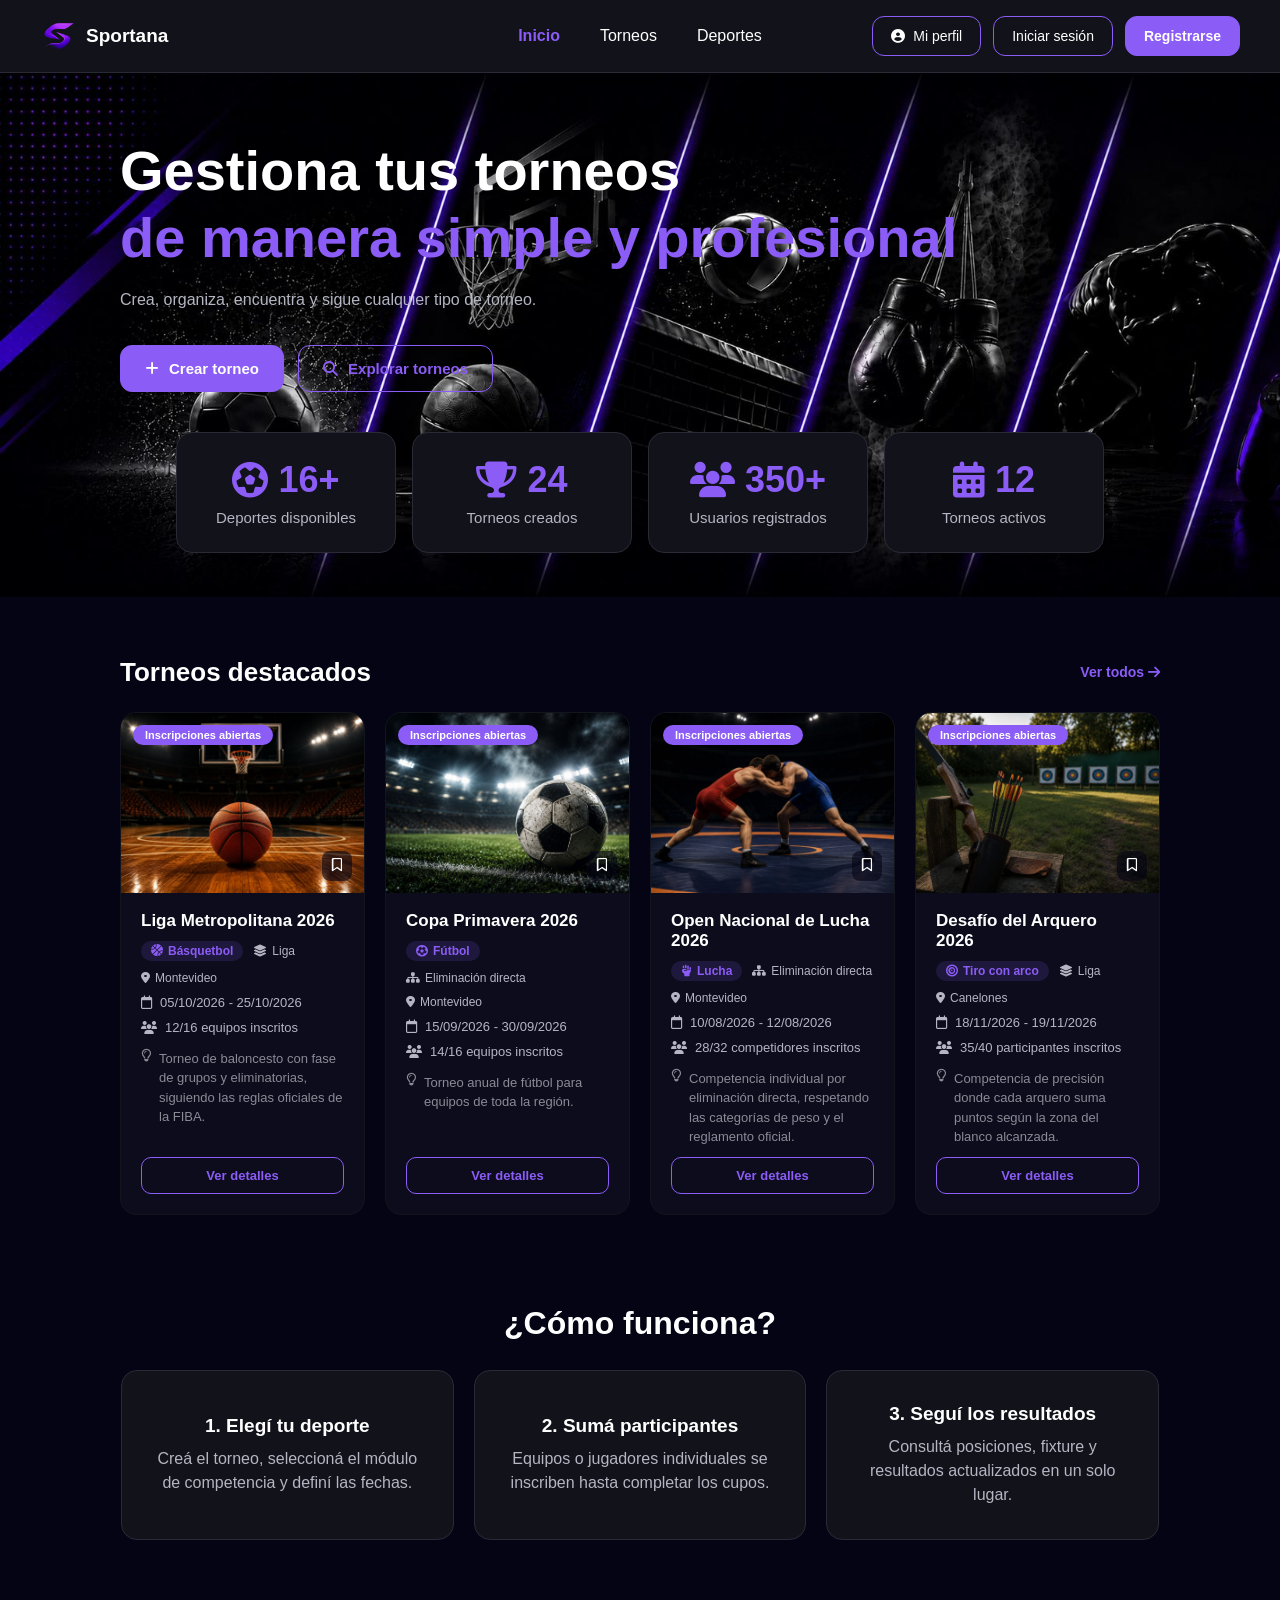
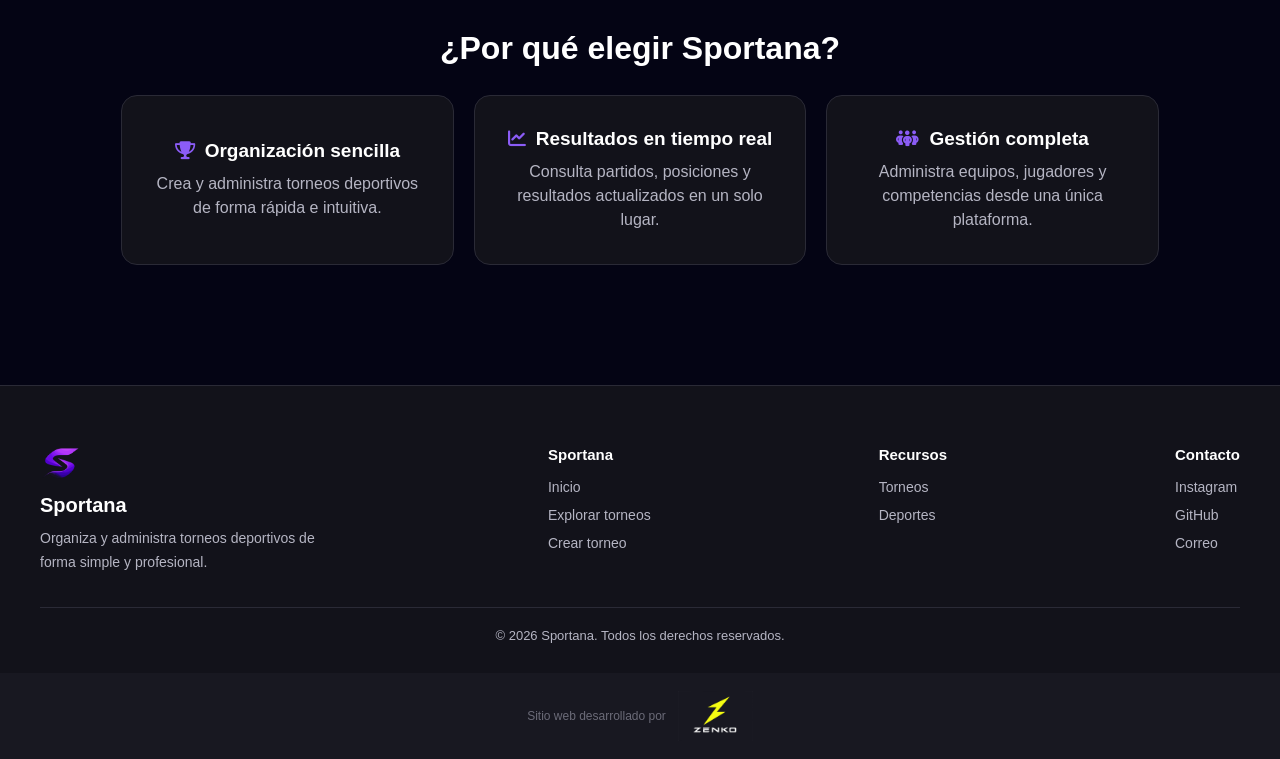
<file: sitio_web/index.html>
<!DOCTYPE html>
<html lang="es">
<head>
  <meta charset="UTF-8">
  <meta name="viewport" content="width=device-width, initial-scale=1.0">
  <title>Sportana | Gestión de torneos deportivos</title>
  <link rel="stylesheet" href="https://cdnjs.cloudflare.com/ajax/libs/font-awesome/6.7.2/css/all.min.css">
  <link rel="stylesheet" href="css/base.css">
  <link rel="stylesheet" href="css/inicio.css">
</head>
<body>

  <header>
    <div class="header-contenido">
      <a href="index.html" class="logo">
        <img src="imgs/logo.png" alt="Sportana" class="logo-img">
        <span>Sportana</span>
      </a>

        <ul class="apart">
          <li><a href="index.html" class="activo">Inicio</a></li>
          <li><a href="torneos.html">Torneos</a></li>
          <li><a href="deportes.html">Deportes</a></li>
         
        </ul>

        <div class="auth-buttons">
          <a href="perfil.html" class="btn-login"><i class="fa-solid fa-circle-user"></i> Mi perfil</a>
          <a href="login.html" class="btn-login">Iniciar sesión</a>
          <a href="registro.html" class="btn-registro">Registrarse</a>
        </div>
    </div>
  </header>

  <section class="hero">
    <h1 class="hero-titulo">Gestiona tus torneos <span class="resaltado">de manera simple y profesional</span></h1>
    <p class="hero-subtitulo">Crea, organiza, encuentra y sigue cualquier tipo de torneo.</p>

    <div class="hero-acciones">
      <a href="crear.html" class="btn-crear"><i class="fa-solid fa-plus"></i> Crear torneo</a>
      <a href="torneos.html" class="btn-explorar"><i class="fa-solid fa-magnifying-glass"></i> Explorar torneos</a>
    </div>

    <div class="stats">
      <div class="stat-card">
        <h2><i class="fa-solid fa-futbol"></i>16+</h2>
        <p>Deportes disponibles</p>
      </div>
      <div class="stat-card">
        <h2><i class="fa-solid fa-trophy"></i>24</h2>
        <p>Torneos creados</p>
      </div>
      <div class="stat-card">
        <h2><i class="fa-solid fa-users"></i>350+</h2>
        <p>Usuarios registrados</p>
      </div>
      <div class="stat-card">
        <h2><i class="fa-solid fa-calendar-days"></i>12</h2>
        <p>Torneos activos</p>
      </div>
    </div>
  </section>

  <section class="destacado contenedor">
    <div class="mastorneos">
      <h2>Torneos destacados</h2>
      <a href="torneos.html">Ver todos <i class="fa-solid fa-arrow-right"></i></a>
    </div>

    <div class="grid-torneos">
      <article class="tarjeta">
        <div class="imagen">
          <img src="imgs/basquete.jpg" alt="Liga Metropolitana 2026 de básquetbol">
          <span class="estado">Inscripciones abiertas</span>
          <button class="guardar" type="button">
            <i class="fa-regular fa-bookmark"></i>
          </button>
        </div>
        <div class="cuerpo">
          <h3>Liga Metropolitana 2026</h3>
          <div class="torneo-meta">
            <span class="categoria"><i class="fa-solid fa-basketball"></i> Básquetbol</span>
            <span class="formato"><i class="fa-solid fa-layer-group"></i> Liga</span>
            <span class="ubicacion"><i class="fa-solid fa-location-dot"></i> Montevideo</span>
          </div>
          <p class="dato"><i class="fa-regular fa-calendar"></i> 05/10/2026 - 25/10/2026</p>
          <p class="dato"><i class="fa-solid fa-users"></i> 12/16 equipos inscritos</p>
          <p class="descripcion"><i class="fa-regular fa-lightbulb"></i> Torneo de baloncesto con fase de grupos y eliminatorias, siguiendo las reglas oficiales de la FIBA.</p>
          <a href="detalle.html" class="boton-detalles">Ver detalles</a>
        </div>
      </article>

      <article class="tarjeta">
        <div class="imagen">
          <img src="imgs/fubol.jpg" alt="Copa Primavera 2026 de fútbol">
          <span class="estado">Inscripciones abiertas</span>
          <button class="guardar" type="button">
            <i class="fa-regular fa-bookmark"></i>
          </button>
        </div>
        <div class="cuerpo">
          <h3>Copa Primavera 2026</h3>
          <div class="torneo-meta">
            <span class="categoria"><i class="fa-solid fa-futbol"></i> Fútbol</span>
            <span class="formato"><i class="fa-solid fa-sitemap"></i> Eliminación directa</span>
            <span class="ubicacion"><i class="fa-solid fa-location-dot"></i> Montevideo</span>
          </div>
          <p class="dato"><i class="fa-regular fa-calendar"></i> 15/09/2026 - 30/09/2026</p>
          <p class="dato"><i class="fa-solid fa-users"></i> 14/16 equipos inscritos</p>
          <p class="descripcion"><i class="fa-regular fa-lightbulb"></i> Torneo anual de fútbol para equipos de toda la región.</p>
          <a href="detalle.html" class="boton-detalles">Ver detalles</a>
        </div>
      </article>

      <article class="tarjeta">
        <div class="imagen">
          <img src="imgs/lucha.jpg" alt="Open Nacional de Lucha 2026">
          <span class="estado">Inscripciones abiertas</span>
          <button class="guardar" type="button">
            <i class="fa-regular fa-bookmark"></i>
          </button>
        </div>
        <div class="cuerpo">
          <h3>Open Nacional de Lucha 2026</h3>
          <div class="torneo-meta">
            <span class="categoria"><i class="fa-solid fa-hand-fist"></i> Lucha</span>
            <span class="formato"><i class="fa-solid fa-sitemap"></i> Eliminación directa</span>
            <span class="ubicacion"><i class="fa-solid fa-location-dot"></i> Montevideo</span>
          </div>
          <p class="dato"><i class="fa-regular fa-calendar"></i> 10/08/2026 - 12/08/2026</p>
          <p class="dato"><i class="fa-solid fa-users"></i> 28/32 competidores inscritos</p>
          <p class="descripcion"><i class="fa-regular fa-lightbulb"></i> Competencia individual por eliminación directa, respetando las categorías de peso y el reglamento oficial.</p>
          <a href="detalle.html" class="boton-detalles">Ver detalles</a>
        </div>
      </article>

      <article class="tarjeta">
        <div class="imagen">
          <img src="imgs/arco.jpg" alt="Desafío del Arquero 2026">
          <span class="estado">Inscripciones abiertas</span>
          <button class="guardar" type="button">
            <i class="fa-regular fa-bookmark"></i>
          </button>
        </div>
        <div class="cuerpo">
          <h3>Desafío del Arquero 2026</h3>
          <div class="torneo-meta">
            <span class="categoria"><i class="fa-solid fa-bullseye"></i> Tiro con arco</span>
            <span class="formato"><i class="fa-solid fa-layer-group"></i> Liga</span>
            <span class="ubicacion"><i class="fa-solid fa-location-dot"></i> Canelones</span>
          </div>
          <p class="dato"><i class="fa-regular fa-calendar"></i> 18/11/2026 - 19/11/2026</p>
          <p class="dato"><i class="fa-solid fa-users"></i> 35/40 participantes inscritos</p>
          <p class="descripcion"><i class="fa-regular fa-lightbulb"></i> Competencia de precisión donde cada arquero suma puntos según la zona del blanco alcanzada.</p>
          <a href="detalle.html" class="boton-detalles">Ver detalles</a>
        </div>
      </article>

      
    </div>
  </section>

  <section class="nosotros">
    <h2>¿Cómo funciona?</h2>
  </section>
  <section class="features contenedor">
    <div class="feature">
      <h3>1. Elegí tu deporte</h3>
      <p>Creá el torneo, seleccioná el módulo de competencia y definí las fechas.</p>
    </div>
    <div class="feature">
      <h3>2. Sumá participantes</h3>
      <p>Equipos o jugadores individuales se inscriben hasta completar los cupos.</p>
    </div>
    <div class="feature">
      <h3>3. Seguí los resultados</h3>
      <p>Consultá posiciones, fixture y resultados actualizados en un solo lugar.</p>
    </div>
  </section>

  <section class="nosotros">
    <h2>¿Por qué elegir Sportana?</h2>
  </section>
  <section class="features contenedor">
    <div class="feature">
      <h3><i class="fa-solid fa-trophy"></i> Organización sencilla</h3>
      <p>Crea y administra torneos deportivos de forma rápida e intuitiva.</p>
    </div>
    <div class="feature">
      <h3><i class="fa-solid fa-chart-line"></i> Resultados en tiempo real</h3>
      <p>Consulta partidos, posiciones y resultados actualizados en un solo lugar.</p>
    </div>
    <div class="feature">
      <h3><i class="fa-solid fa-people-group"></i> Gestión completa</h3>
      <p>Administra equipos, jugadores y competencias desde una única plataforma.</p>
    </div>
  </section>

  <footer id="contacto">
    <div class="footer-contenedor">

      <div class="footer-logo">
        <img src="imgs/logo.png" alt="Sportana">
        <h2>Sportana</h2>
        <p>Organiza y administra torneos deportivos de forma simple y profesional.</p>
      </div>

      <div class="footer-links">
        <h3>Sportana</h3>
        <a href="index.html">Inicio</a>
        <a href="torneos.html">Explorar torneos</a>
        <a href="crear.html">Crear torneo</a>
      </div>

      <div class="footer-links">
        <h3>Recursos</h3>
        <a href="torneos.html">Torneos</a>
        <a href="deportes.html">Deportes</a>
      </div>

      <div class="footer-links">
        <h3>Contacto</h3>
        <a href="#">Instagram</a>
        <a href="#">GitHub</a>
        <a href="mailto:contacto@sportana.uy">Correo</a>
      </div>

    </div>

    <hr>

    <p class="copy">© 2026 Sportana. Todos los derechos reservados.</p>
  </footer>

  <div class="creditos-empresa">
    <p>Sitio web desarrollado por</p>
    <img src="imgs/zenko-logo.png" alt="Zenko" class="logo-zenko">
  </div>

</body>
</html>
</file>
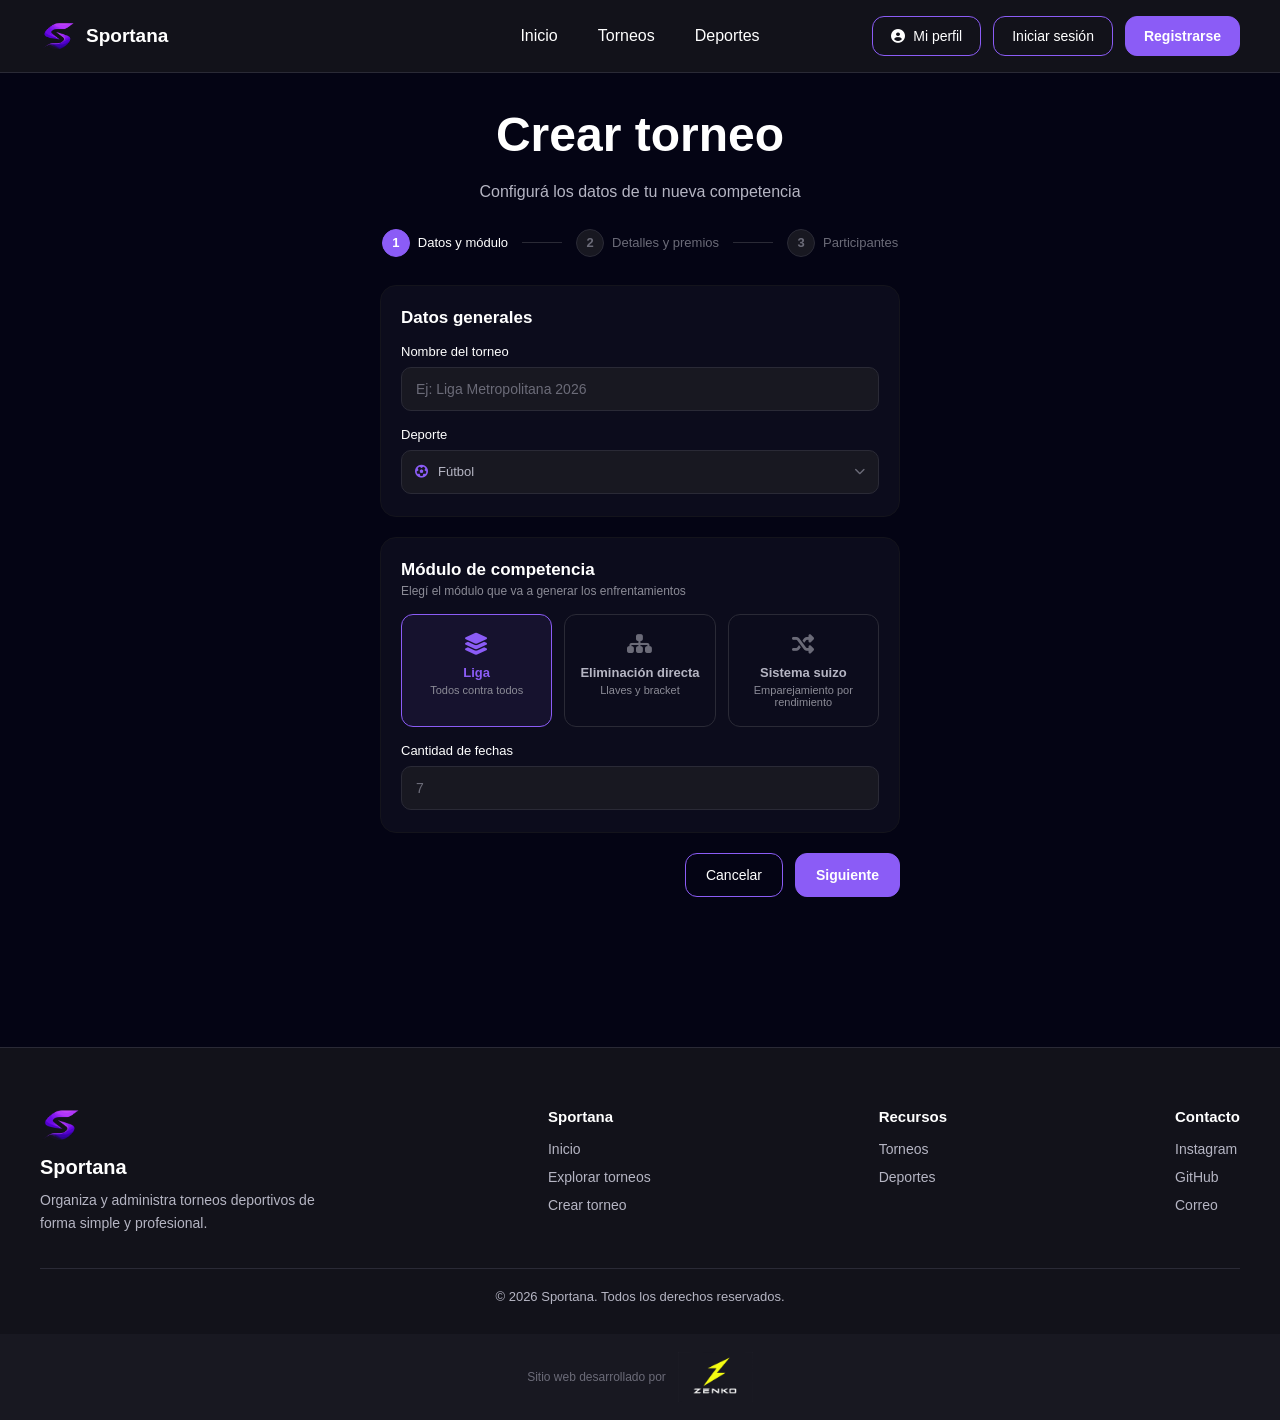
<file: sitio_web/crear.html>
<!DOCTYPE html>
<html lang="es">
<head>
  <meta charset="UTF-8">
  <meta name="viewport" content="width=device-width, initial-scale=1.0">
  <title>Sportana | Crear torneo · Paso 1 de 3</title>
  <link rel="stylesheet" href="https://cdnjs.cloudflare.com/ajax/libs/font-awesome/6.7.2/css/all.min.css">
  <link rel="stylesheet" href="css/base.css">
  <link rel="stylesheet" href="css/crear.css">
</head>
<body>

  <header>
    <div class="header-contenido">
      <a href="index.html" class="logo">
        <img src="imgs/logo.png" alt="Sportana" class="logo-img">
        <span>Sportana</span>
      </a>

        <ul class="apart">
          <li><a href="index.html">Inicio</a></li>
          <li><a href="torneos.html">Torneos</a></li>
          <li><a href="deportes.html">Deportes</a></li>
        
        </ul>

        <div class="auth-buttons">
          <a href="perfil.html" class="btn-login"><i class="fa-solid fa-circle-user"></i> Mi perfil</a>
          <a href="login.html" class="btn-login">Iniciar sesión</a>
          <a href="registro.html" class="btn-registro">Registrarse</a>
        </div>
    </div>
  </header>

  <section class="encabezado-pagina">
    <div class="titulo">
      <h1>Crear torneo</h1>
      <p>Configurá los datos de tu nueva competencia</p>
    </div>
  </section>

  <form class="form-torneo">

    <div class="pasos">
      <div class="paso activo">
        <span class="numero">1</span>
        <span>Datos y módulo</span>
      </div>
      <span class="linea-paso"></span>
      <div class="paso">
        <span class="numero">2</span>
        <span>Detalles y premios</span>
      </div>
      <span class="linea-paso"></span>
      <div class="paso">
        <span class="numero">3</span>
        <span>Participantes</span>
      </div>
    </div>

    <div class="tarjeta-formulario">
      <h2 class="titulo-formulario">Datos generales</h2>

      <div class="fila-campos">
        <div class="campo">
          <label for="nombre">Nombre del torneo</label>
          <input type="text" id="nombre" name="nombre" class="input-campo" placeholder="Ej: Liga Metropolitana 2026" required>
        </div>
      </div>

      <div class="fila-campos">
        <div class="campo">
          <label for="deporte">Deporte</label>
          <div class="filtro-select">
            <i class="fa-solid fa-futbol icono-izq"></i>
            <select id="deporte" name="deporte">
              <option>Fútbol</option>
              <option>Básquetbol</option>
              <option>Ajedrez</option>
              <option>Tenis</option>
              <option>Voleibol</option>
              <option>Boxeo</option>
              <option>Lucha</option>
              <option>Karate</option>
              <option>Tenis de mesa</option>
              <option>Natación</option>
              <option>Tiro con arco</option>
              <option>Counter-Strike 2</option>
              <option>MMA</option>
              <option>Valorant</option>
              <option>Pádel</option>
              <option>Billar</option>
            </select>
            <i class="fa-solid fa-chevron-down flecha"></i>
          </div>
        </div>
      </div>
    </div>

    <div class="tarjeta-formulario">
      <h2 class="titulo-formulario">Módulo de competencia</h2>
      <p class="subtitulo-formulario">Elegí el módulo que va a generar los enfrentamientos</p>

      <div class="formato-grupo">
        <label class="formato-opcion activo">
          <input type="radio" name="formato" value="liga" checked hidden>
          <i class="fa-solid fa-layer-group"></i>
          <p>Liga</p>
          <span>Todos contra todos</span>
        </label>
        <label class="formato-opcion">
          <input type="radio" name="formato" value="eliminacion" hidden>
          <i class="fa-solid fa-sitemap"></i>
          <p>Eliminación directa</p>
          <span>Llaves y bracket</span>
        </label>
        <label class="formato-opcion">
          <input type="radio" name="formato" value="suizo" hidden>
          <i class="fa-solid fa-shuffle"></i>
          <p>Sistema suizo</p>
          <span>Emparejamiento por rendimiento</span>
        </label>
      </div>

      <div class="fila-campos">
        <div class="campo">
          <label for="rondas">Cantidad de fechas</label>
          <input type="number" id="rondas" name="rondas" class="input-campo" placeholder="7">
        </div>
      </div>
    </div>

    <div class="acciones-formulario">
      <a href="index.html" class="btn-login">Cancelar</a>
      <a href="crear2.html" class="btn-registro" id="btn-siguiente-1">Siguiente</a>
    </div>

  </form>
  <script>
    document.getElementById('btn-siguiente-1').addEventListener('click', function (e) {
      e.preventDefault();
      var form = document.querySelector('.form-torneo');
      var datos = {
        nombre: form.nombre.value,
        deporte: form.deporte.value,
        formato: form.formato.value,
        rondas: form.rondas.value,
      };
      sessionStorage.setItem('sportana_crear_paso1', JSON.stringify(datos));
      window.location.href = 'crear2.html';
    });
  </script>

  <footer id="contacto">
    <div class="footer-contenedor">

      <div class="footer-logo">
        <img src="imgs/logo.png" alt="Sportana">
        <h2>Sportana</h2>
        <p>Organiza y administra torneos deportivos de forma simple y profesional.</p>
      </div>

      <div class="footer-links">
        <h3>Sportana</h3>
        <a href="index.html">Inicio</a>
        <a href="torneos.html">Explorar torneos</a>
        <a href="crear.html">Crear torneo</a>
      </div>

      <div class="footer-links">
        <h3>Recursos</h3>
        <a href="torneos.html">Torneos</a>
        <a href="deportes.html">Deportes</a>
      </div>

      <div class="footer-links">
        <h3>Contacto</h3>
        <a href="#">Instagram</a>
        <a href="#">GitHub</a>
        <a href="mailto:contacto@sportana.uy">Correo</a>
      </div>

    </div>

    <hr>

    <p class="copy">© 2026 Sportana. Todos los derechos reservados.</p>
  </footer>

  <div class="creditos-empresa">
    <p>Sitio web desarrollado por</p>
    <img src="imgs/zenko-logo.png" alt="Zenko" class="logo-zenko">
  </div>

</body>
</html>
</file>
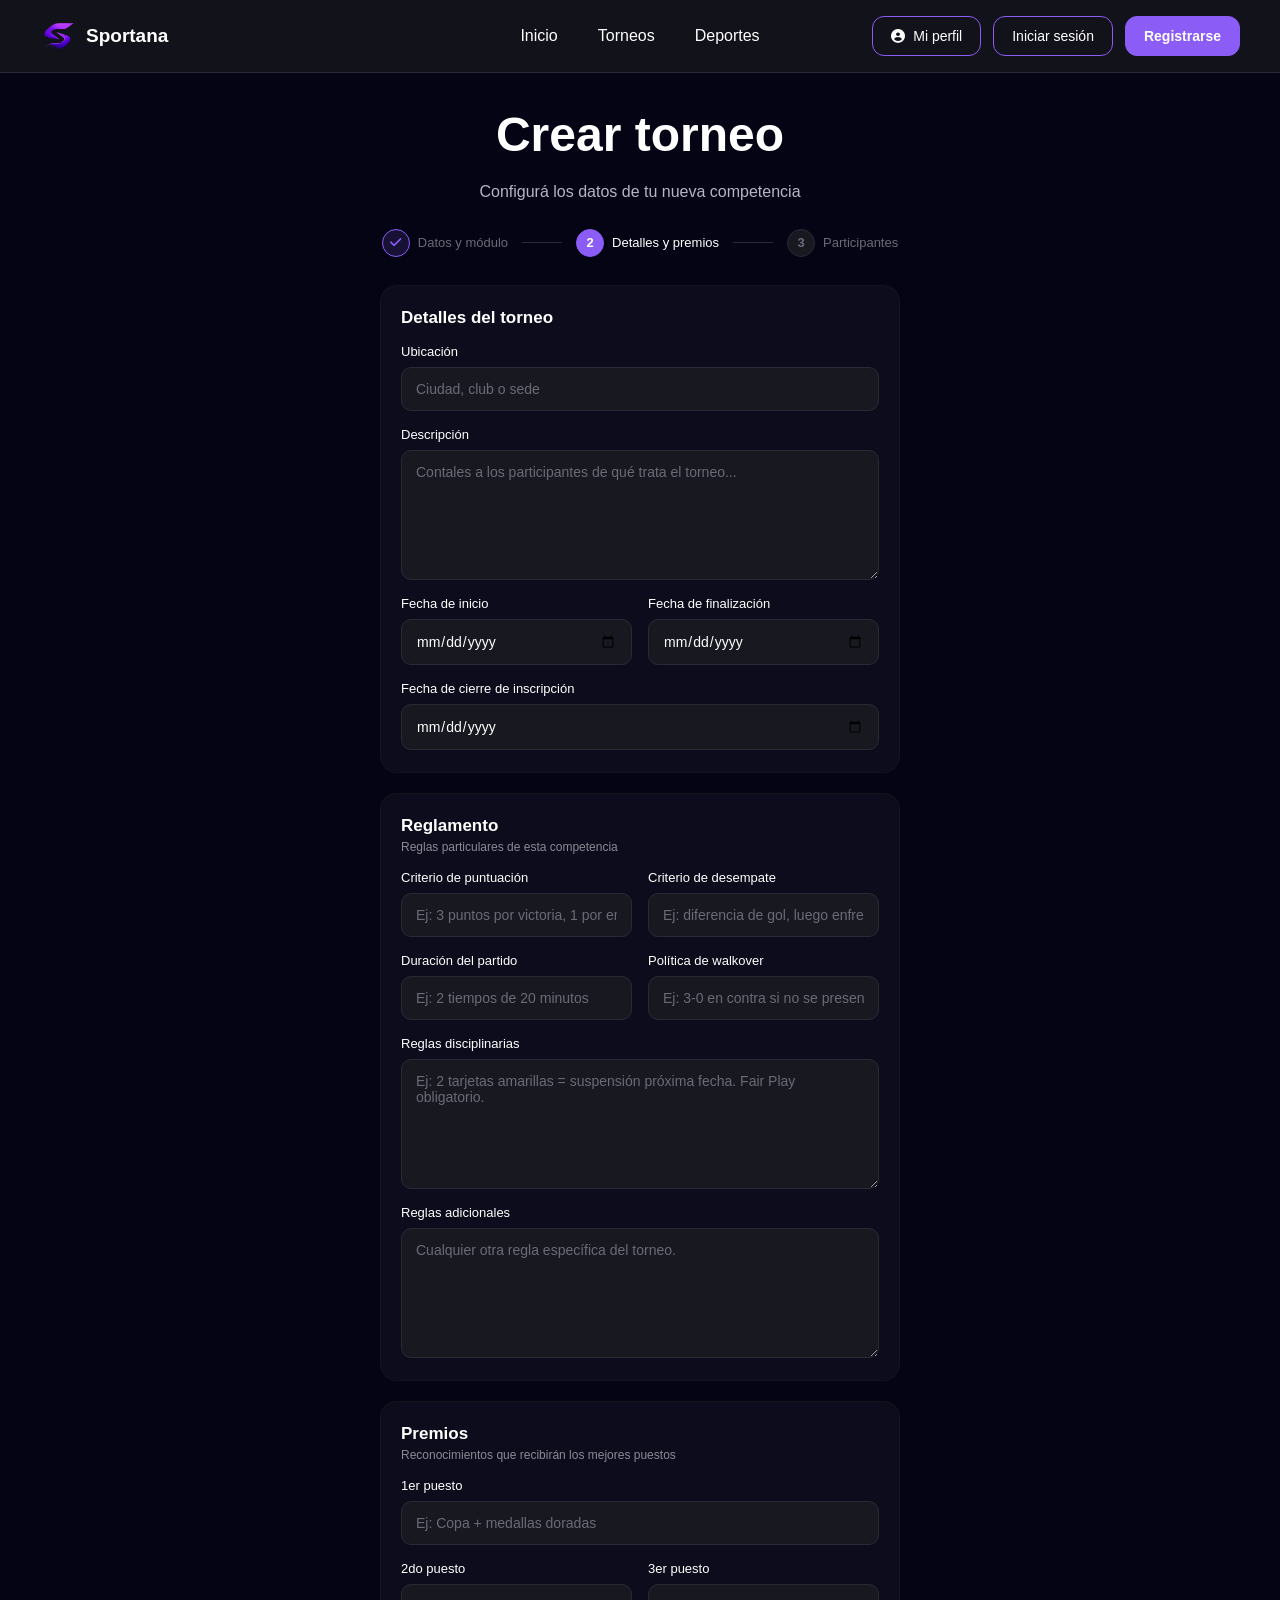
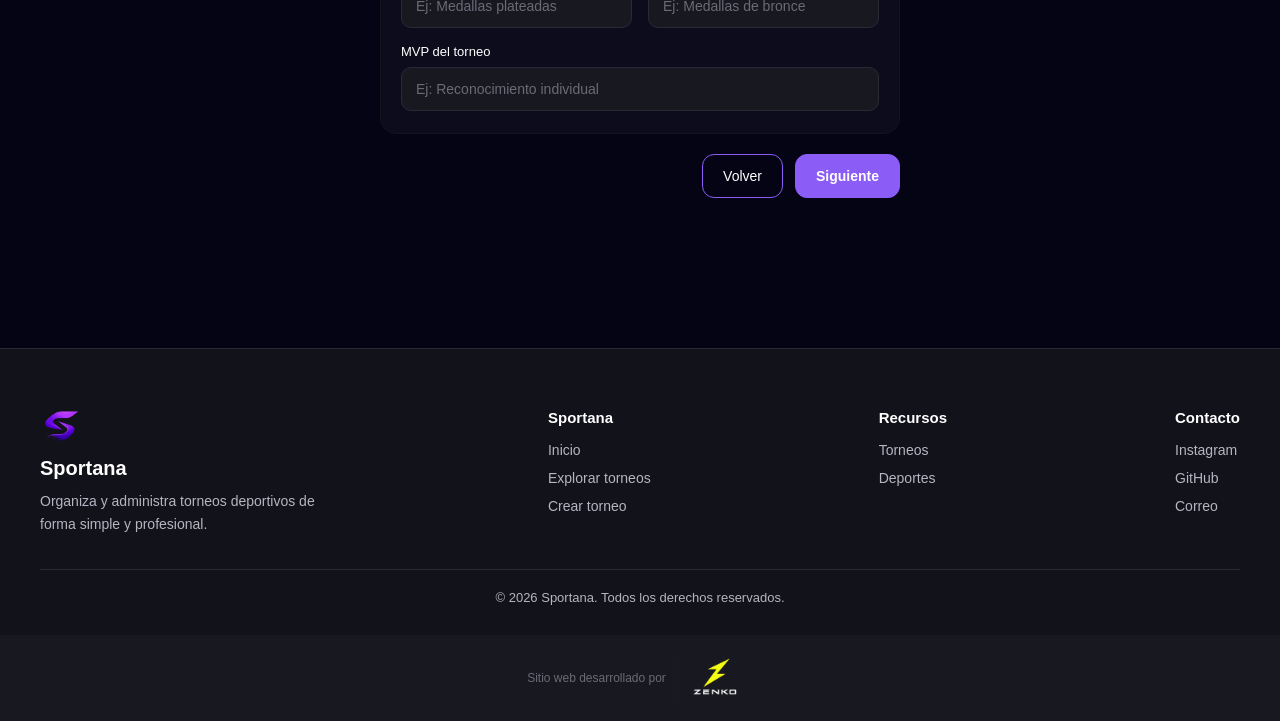
<file: sitio_web/crear2.html>
<!DOCTYPE html>
<html lang="es">
<head>
  <meta charset="UTF-8">
  <meta name="viewport" content="width=device-width, initial-scale=1.0">
  <title>Sportana | Crear torneo · Paso 2 de 3</title>
  <link rel="stylesheet" href="https://cdnjs.cloudflare.com/ajax/libs/font-awesome/6.7.2/css/all.min.css">
  <link rel="stylesheet" href="css/base.css">
  <link rel="stylesheet" href="css/crear.css">
</head>
<body>

  <header>
    <div class="header-contenido">
      <a href="index.html" class="logo">
        <img src="imgs/logo.png" alt="Sportana" class="logo-img">
        <span>Sportana</span>
      </a>

        <ul class="apart">
          <li><a href="index.html">Inicio</a></li>
          <li><a href="torneos.html">Torneos</a></li>
          <li><a href="deportes.html">Deportes</a></li>
        
        </ul>

        <div class="auth-buttons">
          <a href="perfil.html" class="btn-login"><i class="fa-solid fa-circle-user"></i> Mi perfil</a>
          <a href="login.html" class="btn-login">Iniciar sesión</a>
          <a href="registro.html" class="btn-registro">Registrarse</a>
        </div>
    </div>
  </header>

  <section class="encabezado-pagina">
    <div class="titulo">
      <h1>Crear torneo</h1>
      <p>Configurá los datos de tu nueva competencia</p>
    </div>
  </section>

  <form class="form-torneo">

    <div class="pasos">
      <div class="paso hecho">
        <span class="numero"><i class="fa-solid fa-check"></i></span>
        <span>Datos y módulo</span>
      </div>
      <span class="linea-paso"></span>
      <div class="paso activo">
        <span class="numero">2</span>
        <span>Detalles y premios</span>
      </div>
      <span class="linea-paso"></span>
      <div class="paso">
        <span class="numero">3</span>
        <span>Participantes</span>
      </div>
    </div>

    <div class="tarjeta-formulario">
      <h2 class="titulo-formulario">Detalles del torneo</h2>

      <div class="fila-campos">
        <div class="campo">
          <label for="ubicacion">Ubicación</label>
          <input type="text" id="ubicacion" name="ubicacion" class="input-campo" placeholder="Ciudad, club o sede">
        </div>
      </div>

      <div class="fila-campos">
        <div class="campo">
          <label for="descripcion">Descripción</label>
          <textarea id="descripcion" name="descripcion" class="textarea-campo" placeholder="Contales a los participantes de qué trata el torneo..."></textarea>
        </div>
      </div>

      <div class="fila-campos">
        <div class="campo">
          <label for="fecha-inicio">Fecha de inicio</label>
          <input type="date" id="fecha-inicio" name="fecha-inicio" class="input-campo">
        </div>
        <div class="campo">
          <label for="fecha-fin">Fecha de finalización</label>
          <input type="date" id="fecha-fin" name="fecha-fin" class="input-campo">
        </div>
      </div>

      <div class="fila-campos">
        <div class="campo">
          <label for="fecha-cierre">Fecha de cierre de inscripción</label>
          <input type="date" id="fecha-cierre" name="fecha-cierre" class="input-campo">
        </div>
      </div>
    </div>

    <div class="tarjeta-formulario">
      <h2 class="titulo-formulario">Reglamento</h2>
      <p class="subtitulo-formulario">Reglas particulares de esta competencia</p>

      <div class="fila-campos">
        <div class="campo">
          <label for="criterio-puntuacion">Criterio de puntuación</label>
          <input type="text" id="criterio-puntuacion" name="criterio-puntuacion" class="input-campo" placeholder="Ej: 3 puntos por victoria, 1 por empate, 0 por derrota">
        </div>
        <div class="campo">
          <label for="criterio-desempate">Criterio de desempate</label>
          <input type="text" id="criterio-desempate" name="criterio-desempate" class="input-campo" placeholder="Ej: diferencia de gol, luego enfrentamiento directo">
        </div>
      </div>
      <div class="fila-campos">
        <div class="campo">
          <label for="duracion-partido">Duración del partido</label>
          <input type="text" id="duracion-partido" name="duracion-partido" class="input-campo" placeholder="Ej: 2 tiempos de 20 minutos">
        </div>
        <div class="campo">
          <label for="politica-walkover">Política de walkover</label>
          <input type="text" id="politica-walkover" name="politica-walkover" class="input-campo" placeholder="Ej: 3-0 en contra si no se presenta">
        </div>
      </div>
      <div class="fila-campos">
        <div class="campo">
          <label for="reglas-disciplinarias">Reglas disciplinarias</label>
          <textarea id="reglas-disciplinarias" name="reglas-disciplinarias" class="textarea-campo" placeholder="Ej: 2 tarjetas amarillas = suspensión próxima fecha. Fair Play obligatorio."></textarea>
        </div>
      </div>
      <div class="fila-campos">
        <div class="campo">
          <label for="reglas-adicionales">Reglas adicionales</label>
          <textarea id="reglas-adicionales" name="reglas-adicionales" class="textarea-campo" placeholder="Cualquier otra regla específica del torneo."></textarea>
        </div>
      </div>
    </div>

    <div class="tarjeta-formulario">
      <h2 class="titulo-formulario">Premios</h2>
      <p class="subtitulo-formulario">Reconocimientos que recibirán los mejores puestos</p>

      <div class="fila-campos">
        <div class="campo">
          <label for="premio-primero">1er puesto</label>
          <input type="text" id="premio-primero" name="premio-primero" class="input-campo" placeholder="Ej: Copa + medallas doradas">
        </div>
      </div>

      <div class="fila-campos">
        <div class="campo">
          <label for="premio-segundo">2do puesto</label>
          <input type="text" id="premio-segundo" name="premio-segundo" class="input-campo" placeholder="Ej: Medallas plateadas">
        </div>
        <div class="campo">
          <label for="premio-tercero">3er puesto</label>
          <input type="text" id="premio-tercero" name="premio-tercero" class="input-campo" placeholder="Ej: Medallas de bronce">
        </div>
      </div>

      <div class="fila-campos">
        <div class="campo">
          <label for="premio-mvp">MVP del torneo</label>
          <input type="text" id="premio-mvp" name="premio-mvp" class="input-campo" placeholder="Ej: Reconocimiento individual">
        </div>
      </div>
    </div>

    <div class="acciones-formulario">
      <a href="crear.html" class="btn-login">Volver</a>
      <a href="crear3.html" class="btn-registro" id="btn-siguiente-2">Siguiente</a>
    </div>

  </form>
  <script>
    document.getElementById('btn-siguiente-2').addEventListener('click', function (e) {
      e.preventDefault();
      var form = document.querySelector('.form-torneo');
      var previo = JSON.parse(sessionStorage.getItem('sportana_crear_paso1') || '{}');
      var datos = Object.assign({}, previo, {
        ubicacion: form.ubicacion.value,
        descripcion: form.descripcion.value,
        'fecha-inicio': form['fecha-inicio'].value,
        'fecha-fin': form['fecha-fin'].value,
        'fecha-cierre': form['fecha-cierre'].value,
        'criterio-puntuacion': form['criterio-puntuacion'].value,
        'criterio-desempate': form['criterio-desempate'].value,
        'duracion-partido': form['duracion-partido'].value,
        'politica-walkover': form['politica-walkover'].value,
        'reglas-disciplinarias': form['reglas-disciplinarias'].value,
        'reglas-adicionales': form['reglas-adicionales'].value,
        'premio-primero': form['premio-primero'].value,
        'premio-segundo': form['premio-segundo'].value,
        'premio-tercero': form['premio-tercero'].value,
        'premio-mvp': form['premio-mvp'].value,
      });
      sessionStorage.setItem('sportana_crear_paso1', JSON.stringify(datos));
      window.location.href = 'crear3.html';
    });
  </script>

  <footer id="contacto">
    <div class="footer-contenedor">

      <div class="footer-logo">
        <img src="imgs/logo.png" alt="Sportana">
        <h2>Sportana</h2>
        <p>Organiza y administra torneos deportivos de forma simple y profesional.</p>
      </div>

      <div class="footer-links">
        <h3>Sportana</h3>
        <a href="index.html">Inicio</a>
        <a href="torneos.html">Explorar torneos</a>
        <a href="crear.html">Crear torneo</a>
      </div>

      <div class="footer-links">
        <h3>Recursos</h3>
        <a href="torneos.html">Torneos</a>
        <a href="deportes.html">Deportes</a>
      </div>

      <div class="footer-links">
        <h3>Contacto</h3>
        <a href="#">Instagram</a>
        <a href="#">GitHub</a>
        <a href="mailto:contacto@sportana.uy">Correo</a>
      </div>

    </div>

    <hr>

    <p class="copy">© 2026 Sportana. Todos los derechos reservados.</p>
  </footer>

  <div class="creditos-empresa">
    <p>Sitio web desarrollado por</p>
    <img src="imgs/zenko-logo.png" alt="Zenko" class="logo-zenko">
  </div>

</body>
</html>
</file>
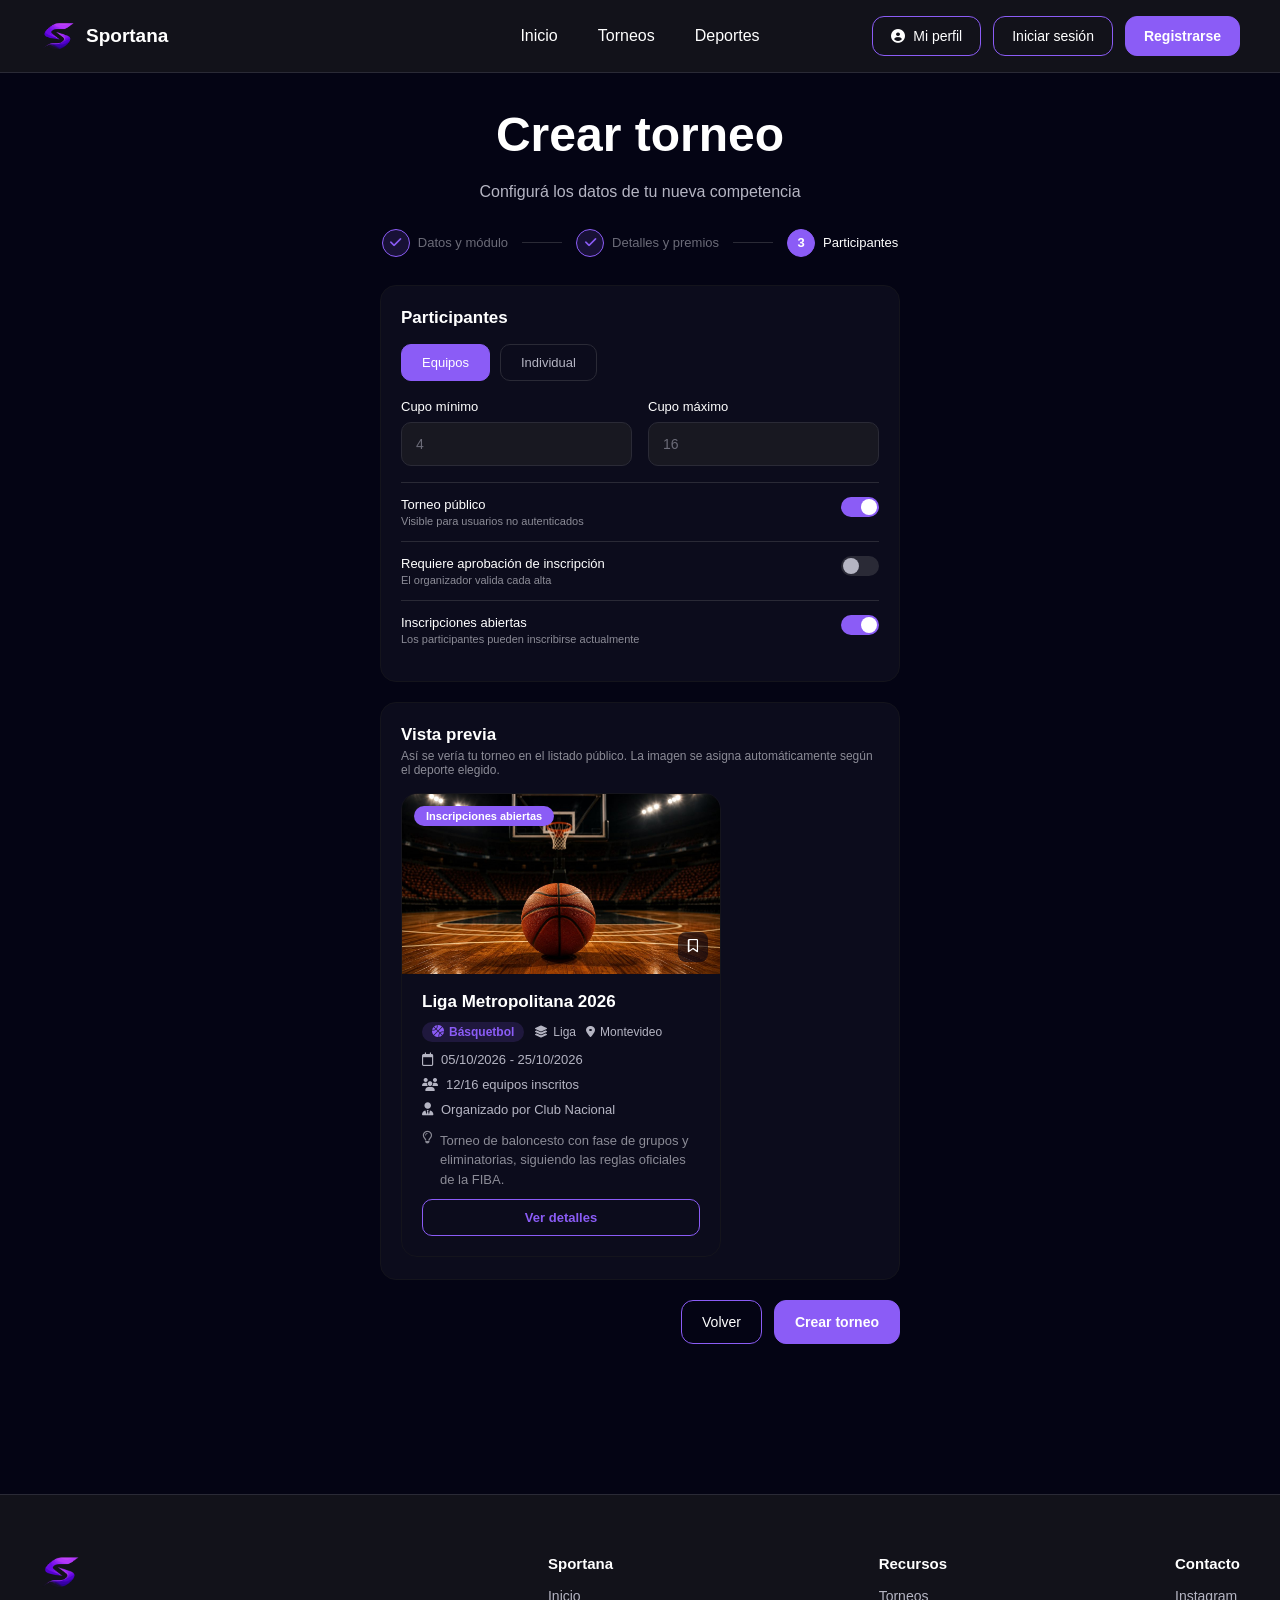
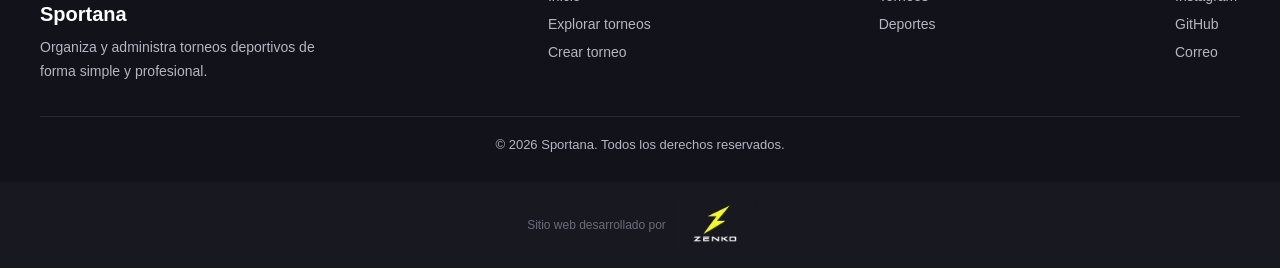
<file: sitio_web/crear3.html>
<!DOCTYPE html>
<html lang="es">
<head>
  <meta charset="UTF-8">
  <meta name="viewport" content="width=device-width, initial-scale=1.0">
  <title>Sportana | Crear torneo · Paso 3 de 3</title>
  <link rel="stylesheet" href="https://cdnjs.cloudflare.com/ajax/libs/font-awesome/6.7.2/css/all.min.css">
  <link rel="stylesheet" href="css/base.css">
  <link rel="stylesheet" href="css/crear.css">
</head>
<body>

  <header>
    <div class="header-contenido">
      <a href="index.html" class="logo">
        <img src="imgs/logo.png" alt="Sportana" class="logo-img">
        <span>Sportana</span>
      </a>

        <ul class="apart">
          <li><a href="index.html">Inicio</a></li>
          <li><a href="torneos.html">Torneos</a></li>
          <li><a href="deportes.html">Deportes</a></li>
        </ul>

        <div class="auth-buttons">
          <a href="perfil.html" class="btn-login"><i class="fa-solid fa-circle-user"></i> Mi perfil</a>
          <a href="login.html" class="btn-login">Iniciar sesión</a>
          <a href="registro.html" class="btn-registro">Registrarse</a>
        </div>
    </div>
  </header>

  <section class="encabezado-pagina">
    <div class="titulo">
      <h1>Crear torneo</h1>
      <p>Configurá los datos de tu nueva competencia</p>
    </div>
  </section>

  <form class="form-torneo" id="form-crear-torneo">

    <div class="pasos">
      <div class="paso hecho">
        <span class="numero"><i class="fa-solid fa-check"></i></span>
        <span>Datos y módulo</span>
      </div>
      <span class="linea-paso"></span>
      <div class="paso hecho">
        <span class="numero"><i class="fa-solid fa-check"></i></span>
        <span>Detalles y premios</span>
      </div>
      <span class="linea-paso"></span>
      <div class="paso activo">
        <span class="numero">3</span>
        <span>Participantes</span>
      </div>
    </div>

    <div class="tarjeta-formulario">
      <h2 class="titulo-formulario">Participantes</h2>

      <div class="tipo-participante">
        <button type="button" class="tab activo">Equipos</button>
        <button type="button" class="tab">Individual</button>
      </div>

      <div class="fila-campos">
        <div class="campo">
          <label for="cupo-min">Cupo mínimo</label>
          <input type="number" id="cupo-min" name="cupo-min" class="input-campo" placeholder="4">
        </div>
        <div class="campo">
          <label for="cupo-max">Cupo máximo</label>
          <input type="number" id="cupo-max" name="cupo-max" class="input-campo" placeholder="16">
        </div>
      </div>

      <div class="switch-fila">
        <div class="switch-texto">
          <p>Torneo público</p>
          <p>Visible para usuarios no autenticados</p>
        </div>
        <input type="checkbox" name="es_publico" id="check-es-publico" checked hidden>
        <span class="switch activo" onclick="var c=document.getElementById('check-es-publico'); c.checked=!c.checked; this.classList.toggle('activo');"><span class="switch-bola"></span></span>
      </div>

      <div class="switch-fila">
        <div class="switch-texto">
          <p>Requiere aprobación de inscripción</p>
          <p>El organizador valida cada alta</p>
        </div>
        <input type="checkbox" name="requiere_aprobacion" id="check-requiere-aprobacion" hidden>
        <span class="switch" onclick="var c=document.getElementById('check-requiere-aprobacion'); c.checked=!c.checked; this.classList.toggle('activo');"><span class="switch-bola"></span></span>
      </div>

      <div class="switch-fila">
        <div class="switch-texto">
          <p>Inscripciones abiertas</p>
          <p>Los participantes pueden inscribirse actualmente</p>
        </div>
        <input type="checkbox" name="inscripciones_abiertas" id="check-inscripciones-abiertas" checked hidden>
        <span class="switch activo" onclick="var c=document.getElementById('check-inscripciones-abiertas'); c.checked=!c.checked; this.classList.toggle('activo');"><span class="switch-bola"></span></span>
      </div>
    </div>

    <div class="tarjeta-formulario">
      <h2 class="titulo-formulario">Vista previa</h2>
      <p class="subtitulo-formulario">Así se vería tu torneo en el listado público. La imagen se asigna automáticamente según el deporte elegido.</p>
      <article class="tarjeta">
        <div class="imagen">
          <img src="imgs/basquete.jpg" alt="Vista previa: Liga Metropolitana 2026">
          <span class="estado">Inscripciones abiertas</span>
          <button class="guardar" type="button">
            <i class="fa-regular fa-bookmark"></i>
          </button>
        </div>
        <div class="cuerpo">
          <h3>Liga Metropolitana 2026</h3>
          <div class="torneo-meta">
            <span class="categoria"><i class="fa-solid fa-basketball"></i> Básquetbol</span>
            <span class="formato"><i class="fa-solid fa-layer-group"></i> Liga</span>
            <span class="ubicacion"><i class="fa-solid fa-location-dot"></i> Montevideo</span>
          </div>
          <p class="dato"><i class="fa-regular fa-calendar"></i> 05/10/2026 - 25/10/2026</p>
          <p class="dato"><i class="fa-solid fa-users"></i> 12/16 equipos inscritos</p>
          <p class="dato"><i class="fa-solid fa-user-tie"></i> Organizado por Club Nacional</p>
          <p class="descripcion"><i class="fa-regular fa-lightbulb"></i> Torneo de baloncesto con fase de grupos y eliminatorias, siguiendo las reglas oficiales de la FIBA.</p>
          <span class="boton-detalles">Ver detalles</span>
        </div>
      </article>
    </div>

    <div id="mensaje-crear-torneo" style="display:none; padding:10px 14px; border-radius:6px; margin-bottom:14px; font-size:14px;"></div>

    <div class="acciones-formulario">
      <a href="crear2.html" class="btn-login">Volver</a>
      <button type="submit" class="btn-registro">Crear torneo</button>
    </div>

  </form>
  <script>
    var IMAGEN_POR_DEPORTE = {
      'Fútbol': 'fubol.jpg', 'Básquetbol': 'basquete.jpg', 'Ajedrez': 'ajedrez.jpg',
      'Tenis': 'tenis.jpg', 'Voleibol': 'voley.jpg', 'Boxeo': 'boxeo.jpg',
      'Lucha': 'lucha.jpg', 'Karate': 'karate.jpg', 'Tenis de mesa': 'tenis-mesa.jpg',
      'Natación': 'natacion.jpg', 'Tiro con arco': 'arco.jpg', 'Counter-Strike 2': 'counter.jpg',
      'MMA': 'mma.jpg', 'Valorant': 'valorant.jpg', 'Pádel': 'padel.jpg', 'Billar': 'billar.jpg'
    };
    var ICONO_POR_DEPORTE = {
      'Fútbol': 'fa-futbol', 'Básquetbol': 'fa-basketball', 'Ajedrez': 'fa-chess',
      'Tenis': 'fa-table-tennis-paddle-ball', 'Voleibol': 'fa-volleyball', 'Boxeo': 'fa-hand-fist',
      'Lucha': 'fa-user-ninja', 'Karate': 'fa-hand-fist', 'Tenis de mesa': 'fa-table-tennis-paddle-ball',
      'Natación': 'fa-person-swimming', 'Tiro con arco': 'fa-bullseye', 'Counter-Strike 2': 'fa-crosshairs',
      'MMA': 'fa-hand-fist', 'Valorant': 'fa-crosshairs', 'Pádel': 'fa-table-tennis-paddle-ball', 'Billar': 'fa-circle'
    };
    var FORMATO_INFO = {
      liga: { etiqueta: 'Liga', icono: 'fa-layer-group' },
      eliminacion: { etiqueta: 'Eliminación directa', icono: 'fa-sitemap' },
      suizo: { etiqueta: 'Sistema suizo', icono: 'fa-shuffle' }
    };

    (function actualizarVistaPrevia() {
      var datos = JSON.parse(sessionStorage.getItem('sportana_crear_paso1') || '{}');
      var tarjeta = document.querySelector('.tarjeta-formulario .tarjeta');
      if (!tarjeta || !datos.nombre) return;

      var deporte = datos.deporte || 'Fútbol';
      var imagen = IMAGEN_POR_DEPORTE[deporte] || 'fubol.jpg';
      var iconoDeporte = ICONO_POR_DEPORTE[deporte] || 'fa-futbol';
      var formato = FORMATO_INFO[datos.formato] || FORMATO_INFO.liga;

      var img = tarjeta.querySelector('.imagen img');
      img.src = 'imgs/' + imagen;
      img.alt = 'Vista previa: ' + datos.nombre;

      tarjeta.querySelector('.cuerpo h3').textContent = datos.nombre;

      var catSpan = tarjeta.querySelector('.categoria');
      catSpan.innerHTML = '<i class="fa-solid ' + iconoDeporte + '"></i> ' + deporte;

      var formatoSpan = tarjeta.querySelector('.formato');
      formatoSpan.innerHTML = '<i class="fa-solid ' + formato.icono + '"></i> ' + formato.etiqueta;

      var ubicacionSpan = tarjeta.querySelector('.ubicacion');
      ubicacionSpan.innerHTML = '<i class="fa-solid fa-location-dot"></i> ' + (datos.ubicacion || 'A confirmar');

      var datosPs = tarjeta.querySelectorAll('.cuerpo .dato');
      if (datos['fecha-inicio'] && datos['fecha-fin']) {
        datosPs[0].innerHTML = '<i class="fa-regular fa-calendar"></i> ' + datos['fecha-inicio'] + ' - ' + datos['fecha-fin'];
      }
      datosPs[1].innerHTML = '<i class="fa-solid fa-users"></i> 0 equipos inscritos';

      var descripcionP = tarjeta.querySelector('.descripcion');
      if (datos.descripcion) {
        descripcionP.innerHTML = '<i class="fa-regular fa-lightbulb"></i> ' + datos.descripcion;
      } else {
        descripcionP.style.display = 'none';
      }
    })();

    document.getElementById('form-crear-torneo').addEventListener('submit', function (e) {
      e.preventDefault();
      var form = this;
      var previo = JSON.parse(sessionStorage.getItem('sportana_crear_paso1') || '{}');
      var datos = Object.assign({}, previo, {
        'cupo-min': form['cupo-min'].value,
        'cupo-max': form['cupo-max'].value,
        es_publico: document.getElementById('check-es-publico').checked ? '1' : '0',
        requiere_aprobacion: document.getElementById('check-requiere-aprobacion').checked ? '1' : '0',
        inscripciones_abiertas: document.getElementById('check-inscripciones-abiertas').checked ? '1' : '0',
      });
      var fd = new FormData();
      Object.keys(datos).forEach(function (k) { fd.append(k, datos[k]); });

      var msg = document.getElementById('mensaje-crear-torneo');
      fetch('procesar_crear_torneo.php', { method: 'POST', body: fd })
        .then(function (r) { return r.json(); })
        .then(function (data) {
          msg.style.display = 'block';
          if (data.ok) {
            msg.style.background = '#e6f4ea';
            msg.style.color = '#1e7e34';
            msg.textContent = 'Torneo "' + datos.nombre + '" creado correctamente (id ' + data.id_torneo + ').';
            sessionStorage.removeItem('sportana_crear_paso1');
          } else {
            msg.style.background = '#fdecea';
            msg.style.color = '#c0392b';
            msg.textContent = data.error;
          }
        })
        .catch(function () {
          msg.style.display = 'block';
          msg.style.background = '#fdecea';
          msg.style.color = '#c0392b';
          msg.textContent = 'No se pudo conectar con el servidor. Intentá nuevamente.';
        });
    });
  </script>

  <footer id="contacto">
    <div class="footer-contenedor">

      <div class="footer-logo">
        <img src="imgs/logo.png" alt="Sportana">
        <h2>Sportana</h2>
        <p>Organiza y administra torneos deportivos de forma simple y profesional.</p>
      </div>

      <div class="footer-links">
        <h3>Sportana</h3>
        <a href="index.html">Inicio</a>
        <a href="torneos.html">Explorar torneos</a>
        <a href="crear.html">Crear torneo</a>
      </div>

      <div class="footer-links">
        <h3>Recursos</h3>
        <a href="torneos.html">Torneos</a>
        <a href="deportes.html">Deportes</a>
      </div>

      <div class="footer-links">
        <h3>Contacto</h3>
        <a href="#">Instagram</a>
        <a href="#">GitHub</a>
        <a href="mailto:contacto@sportana.uy">Correo</a>
      </div>

    </div>

    <hr>

    <p class="copy">© 2026 Sportana. Todos los derechos reservados.</p>
  </footer>

  <div class="creditos-empresa">
    <p>Sitio web desarrollado por</p>
    <img src="imgs/zenko-logo.png" alt="Zenko" class="logo-zenko">
  </div>

</body>
</html>
</file>
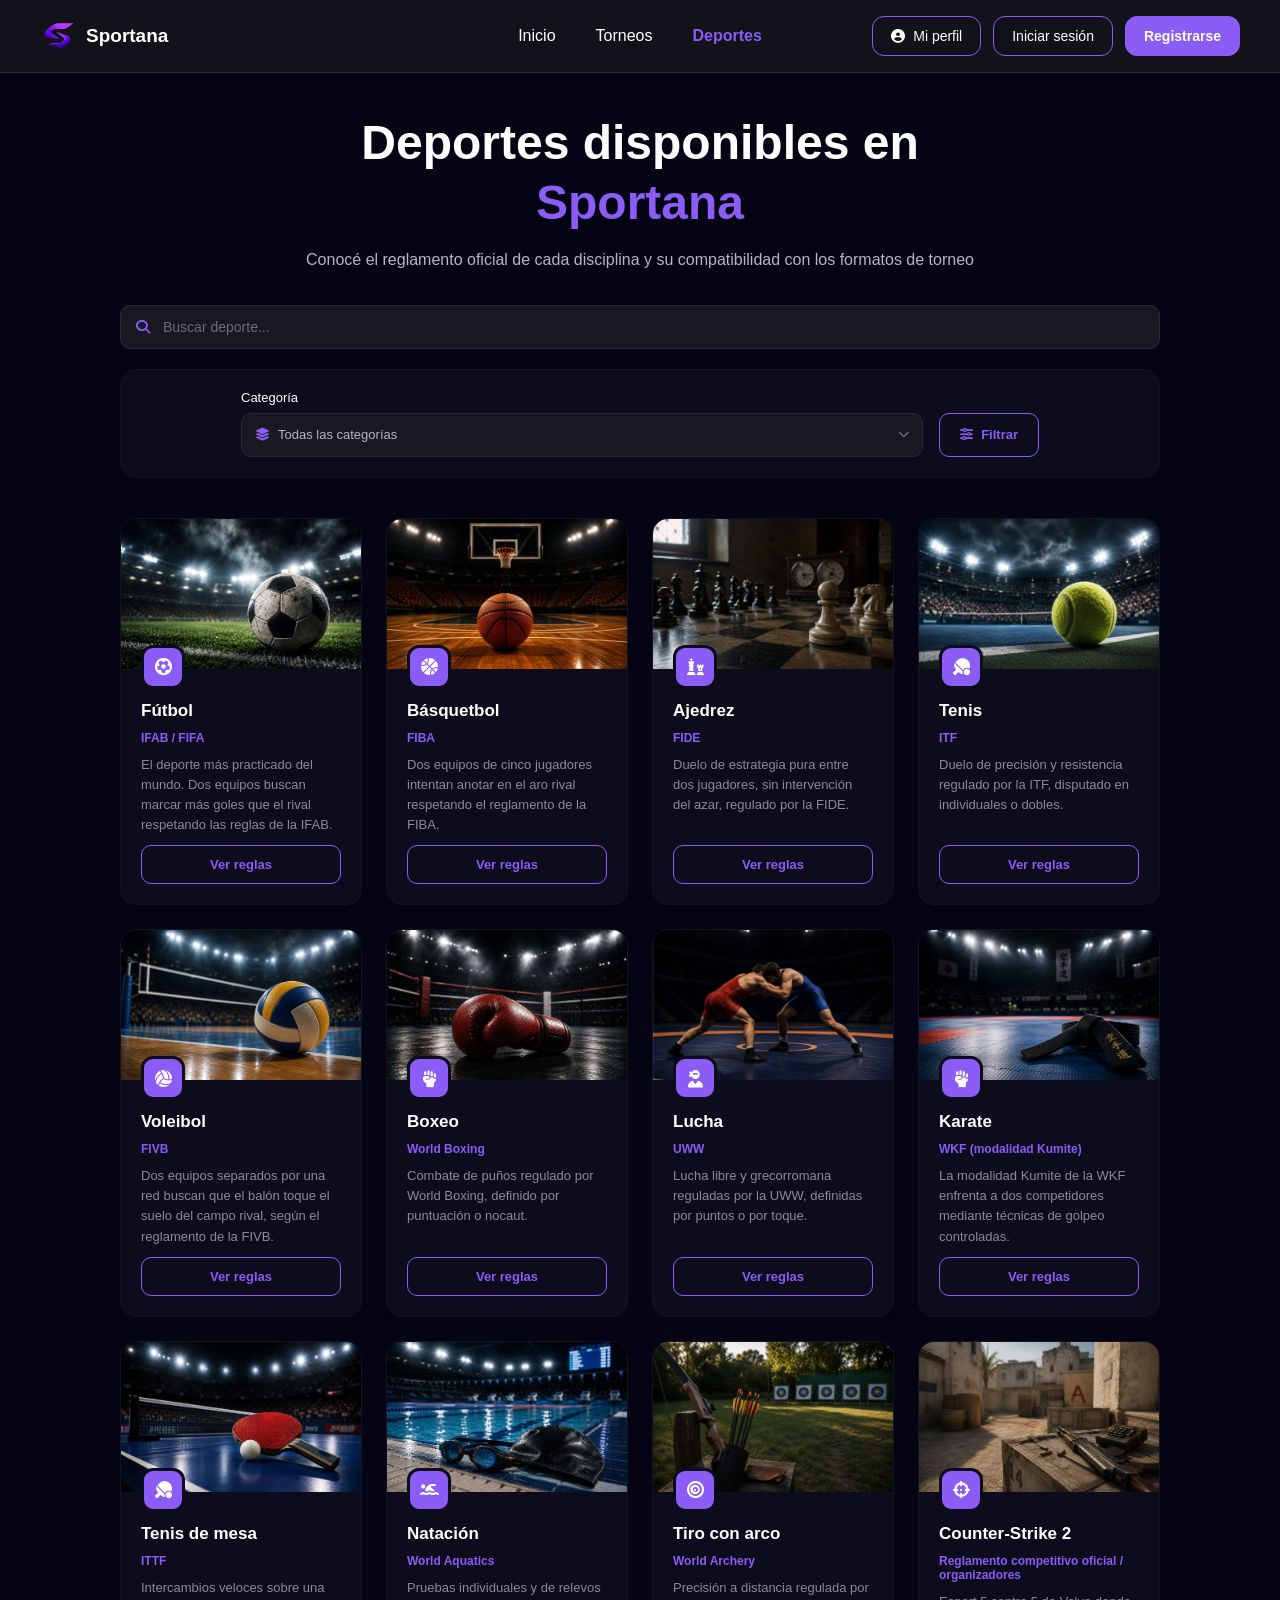
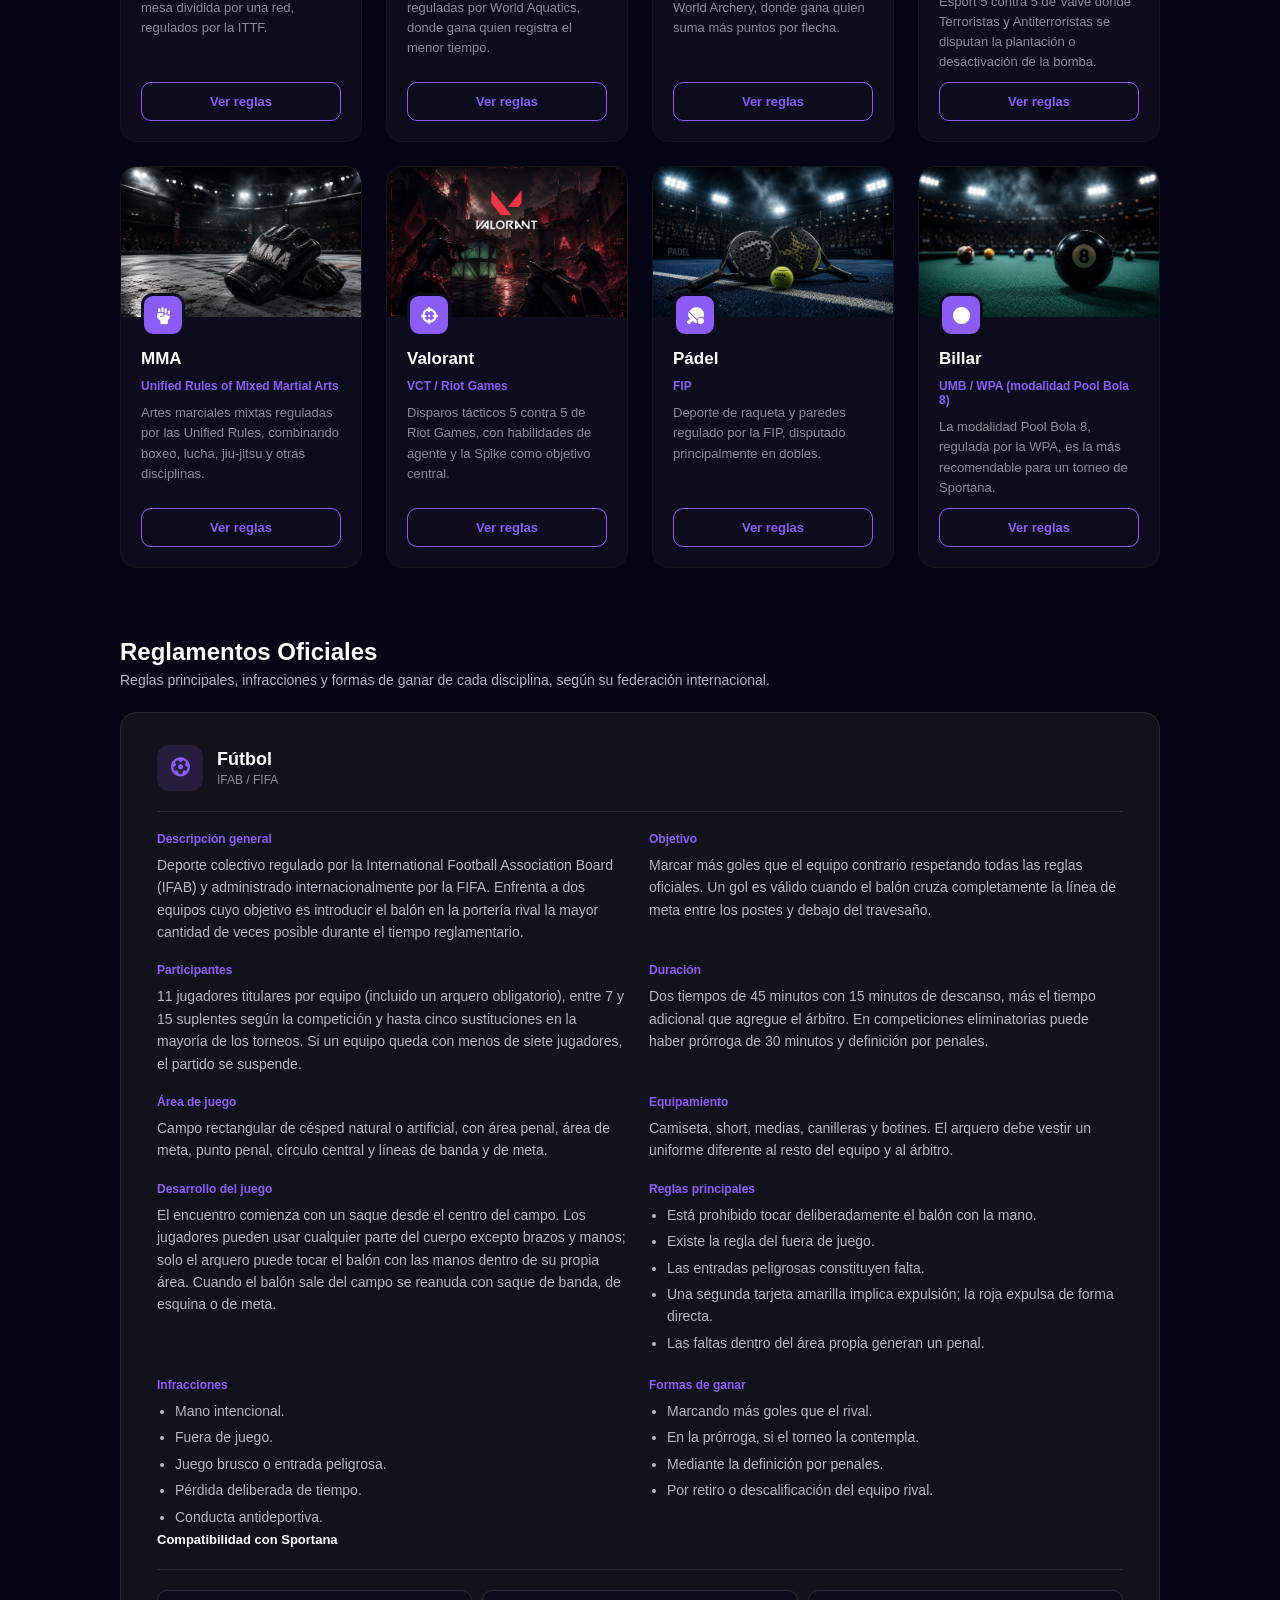
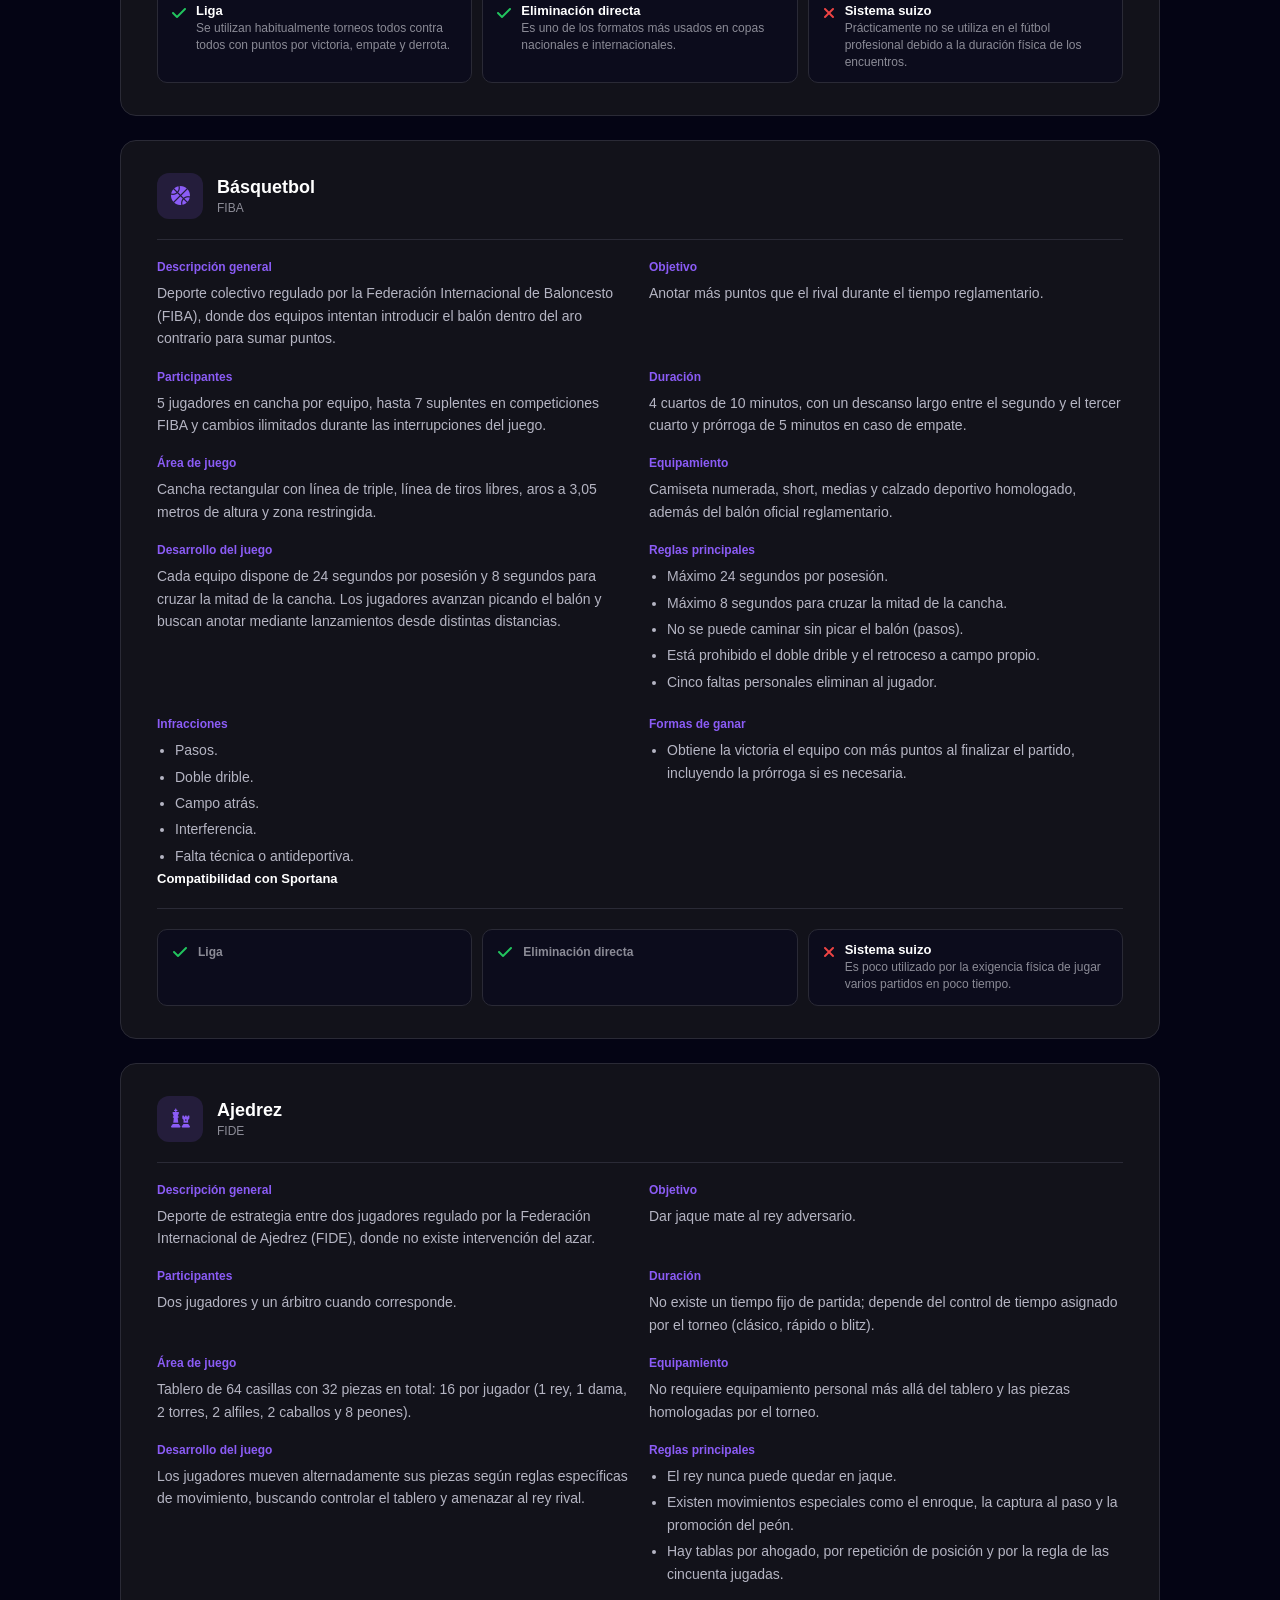
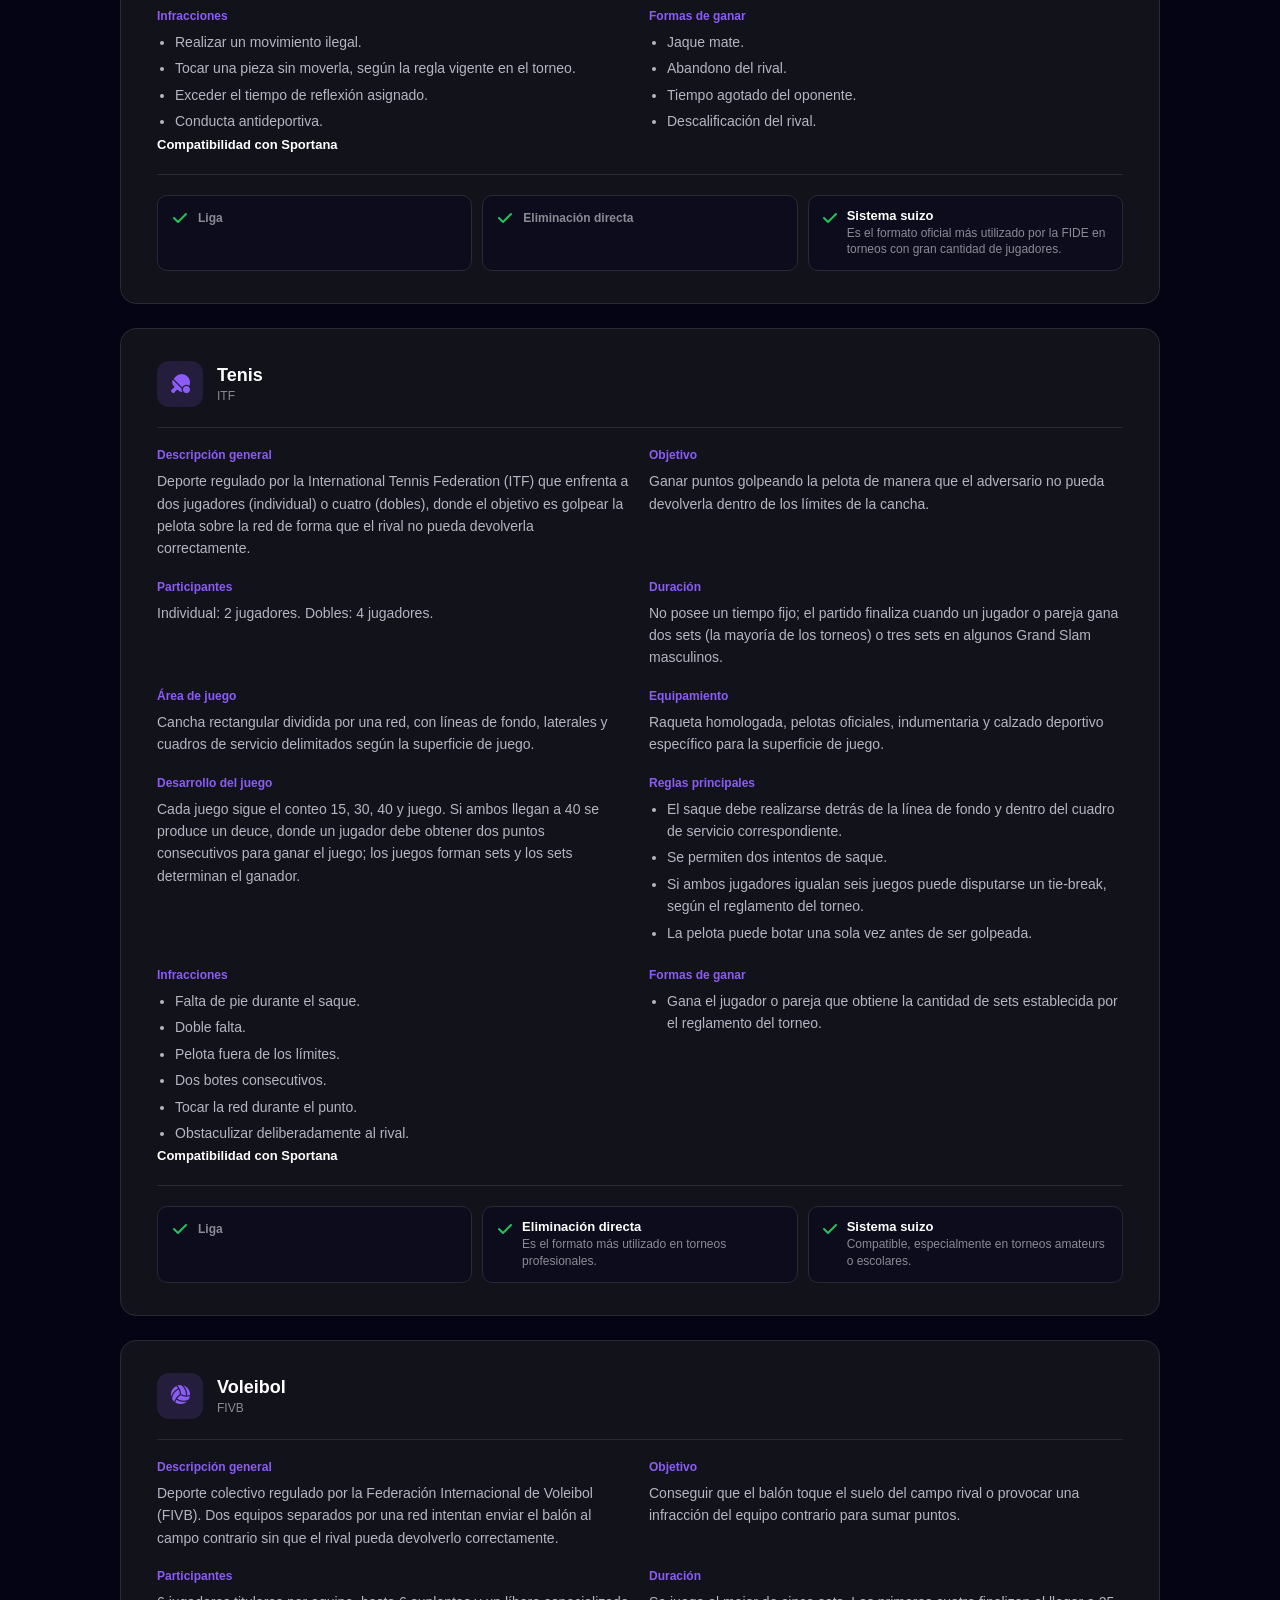
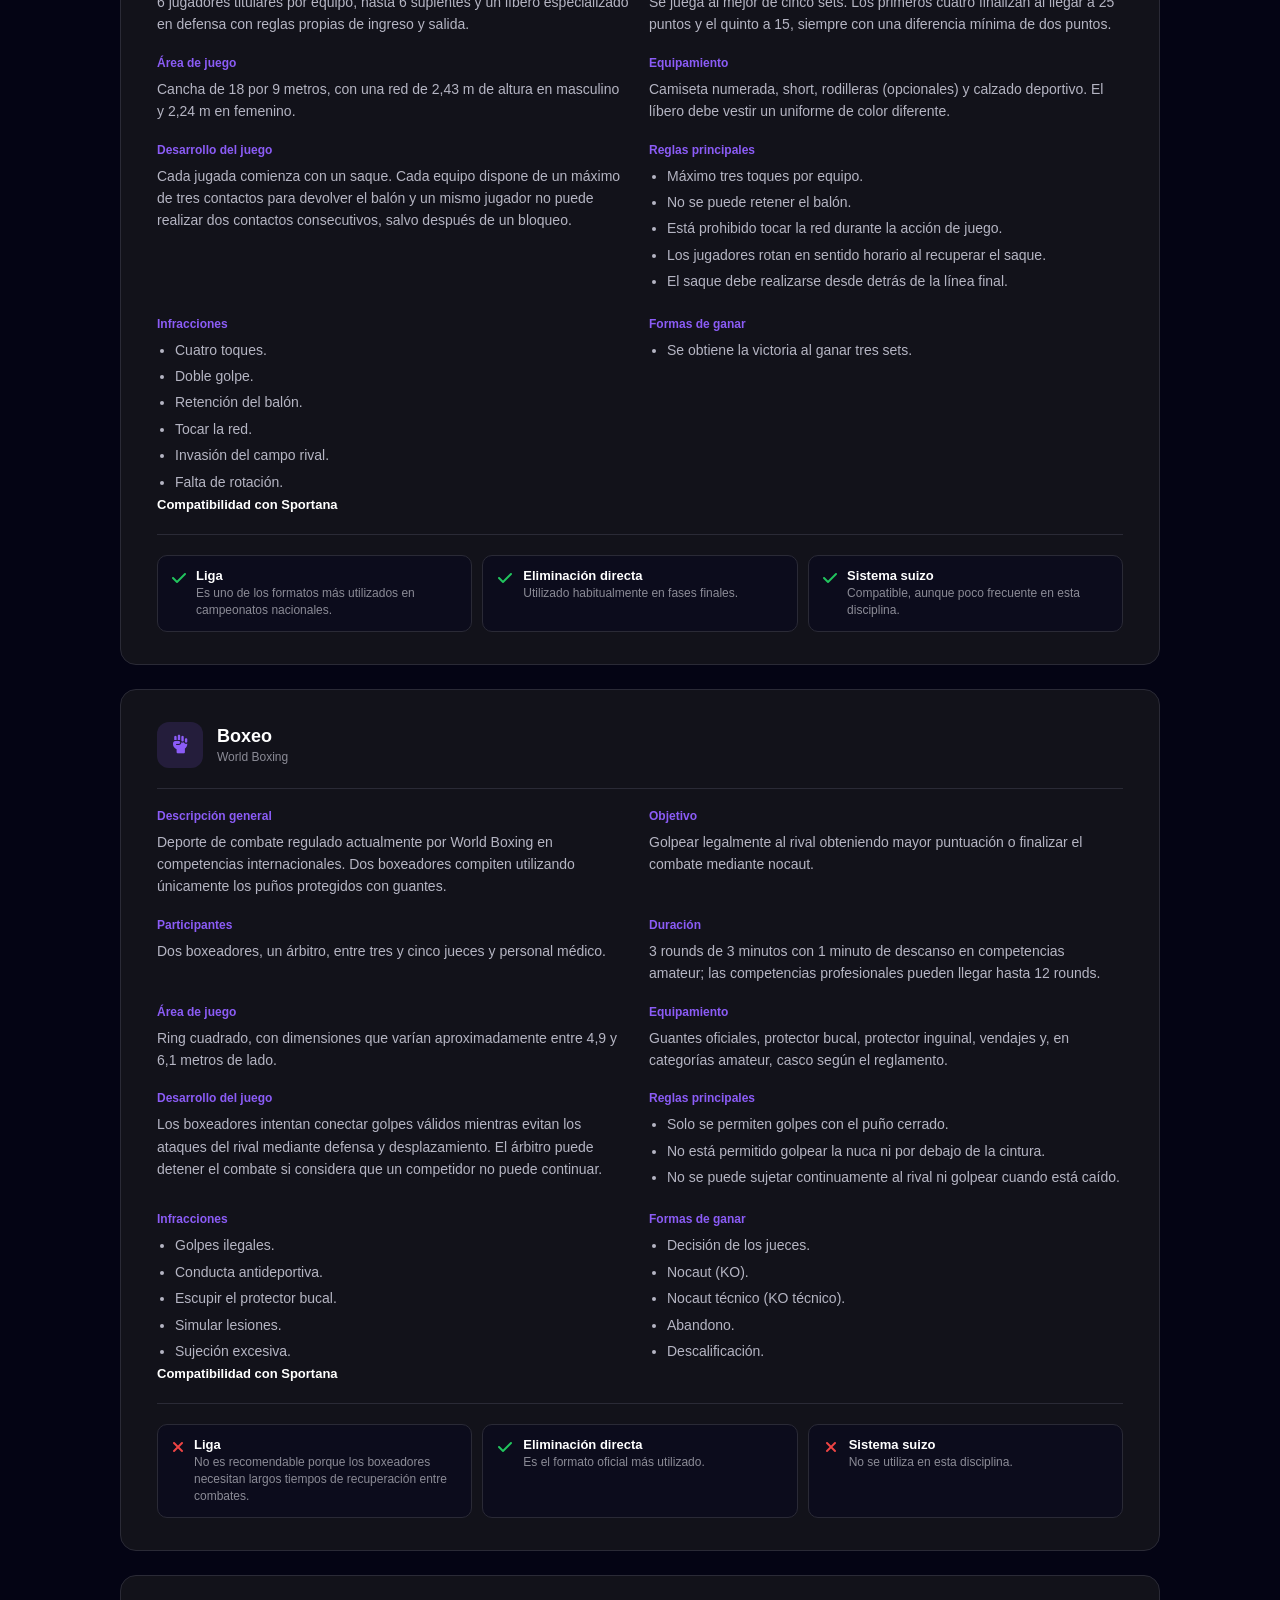
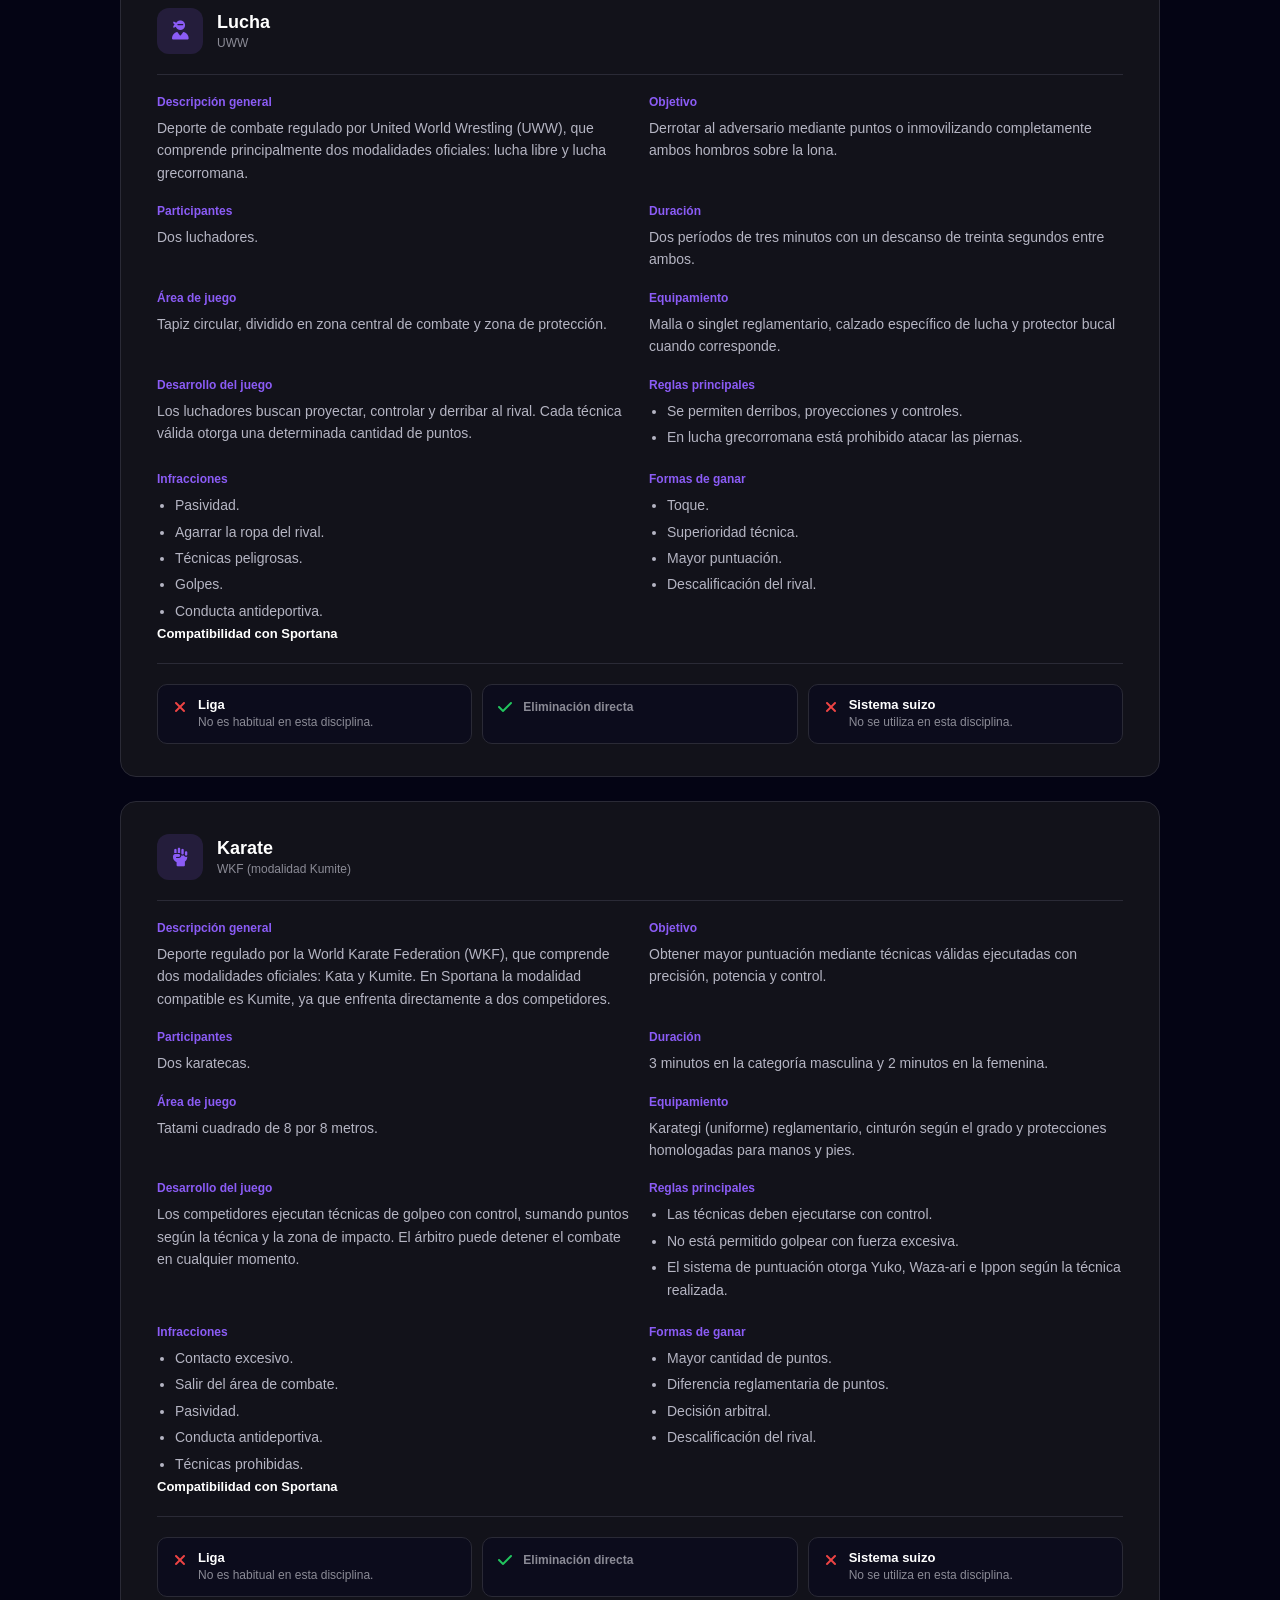
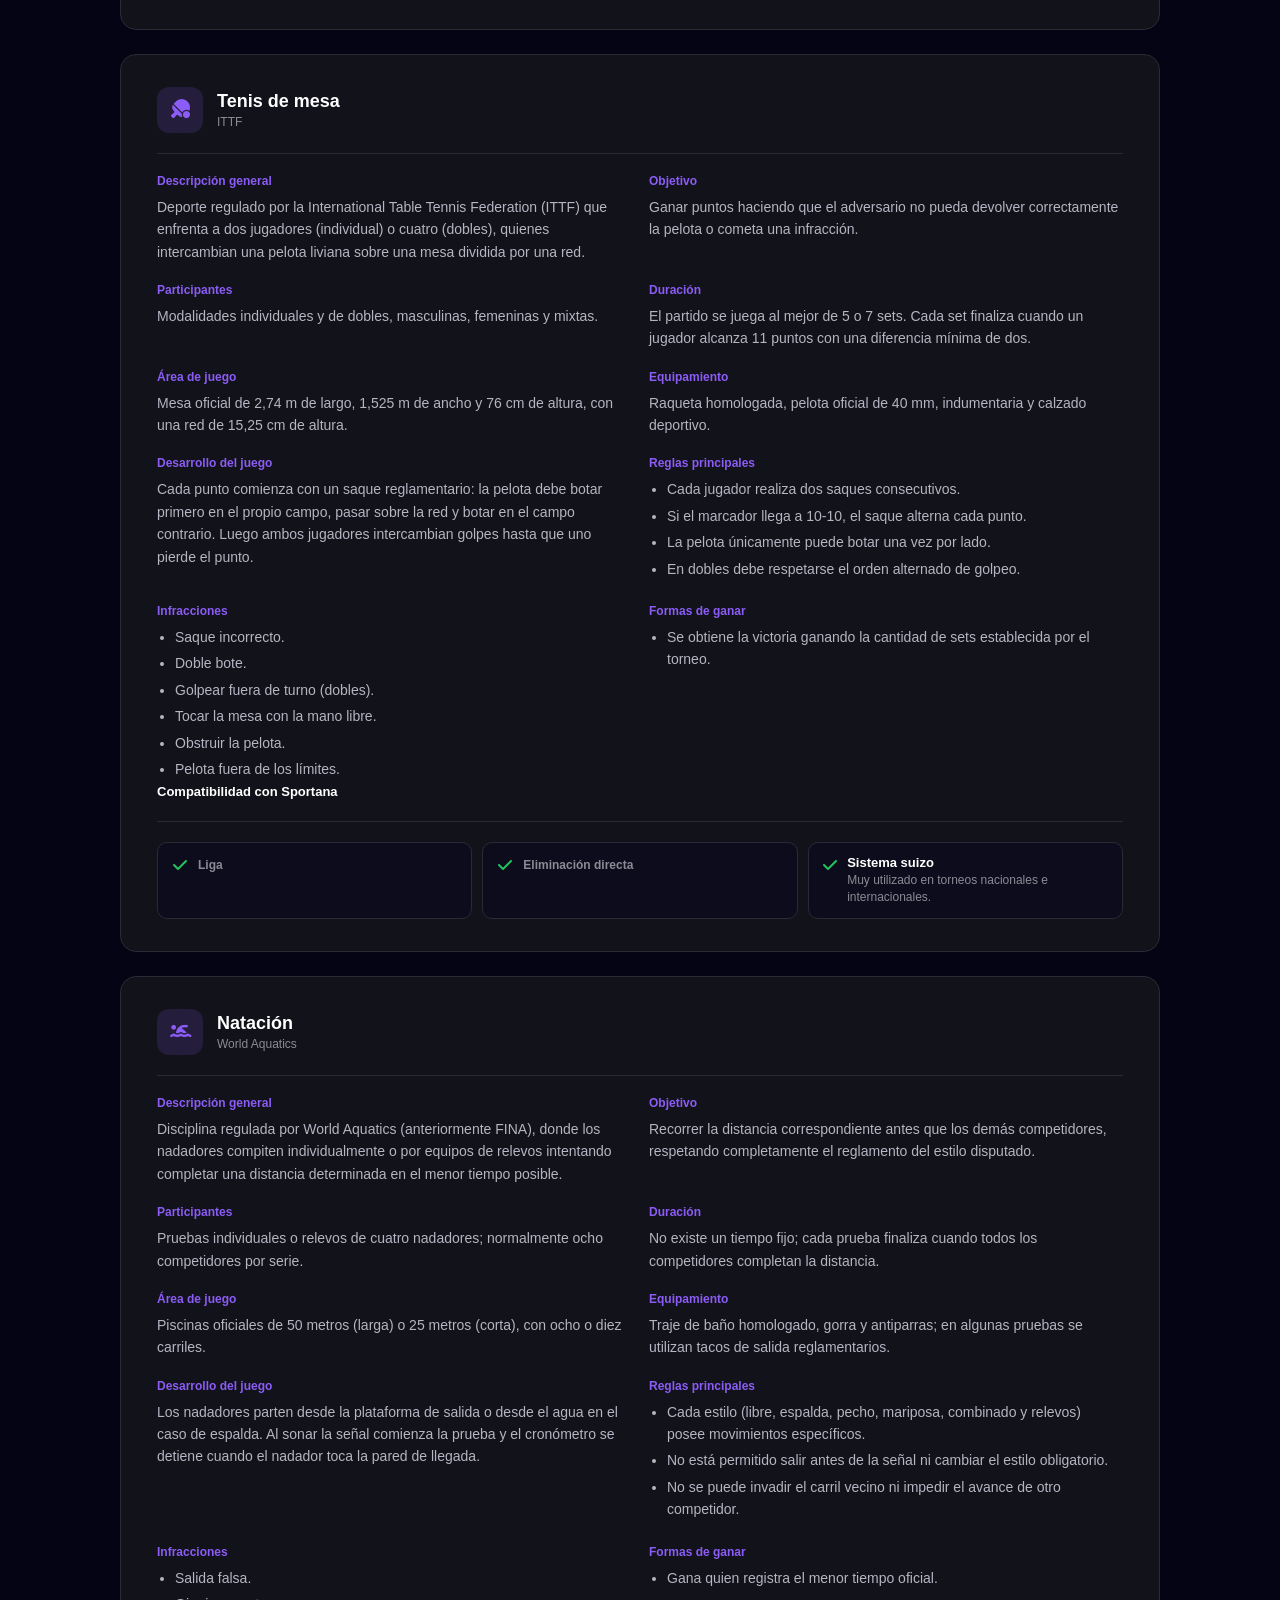
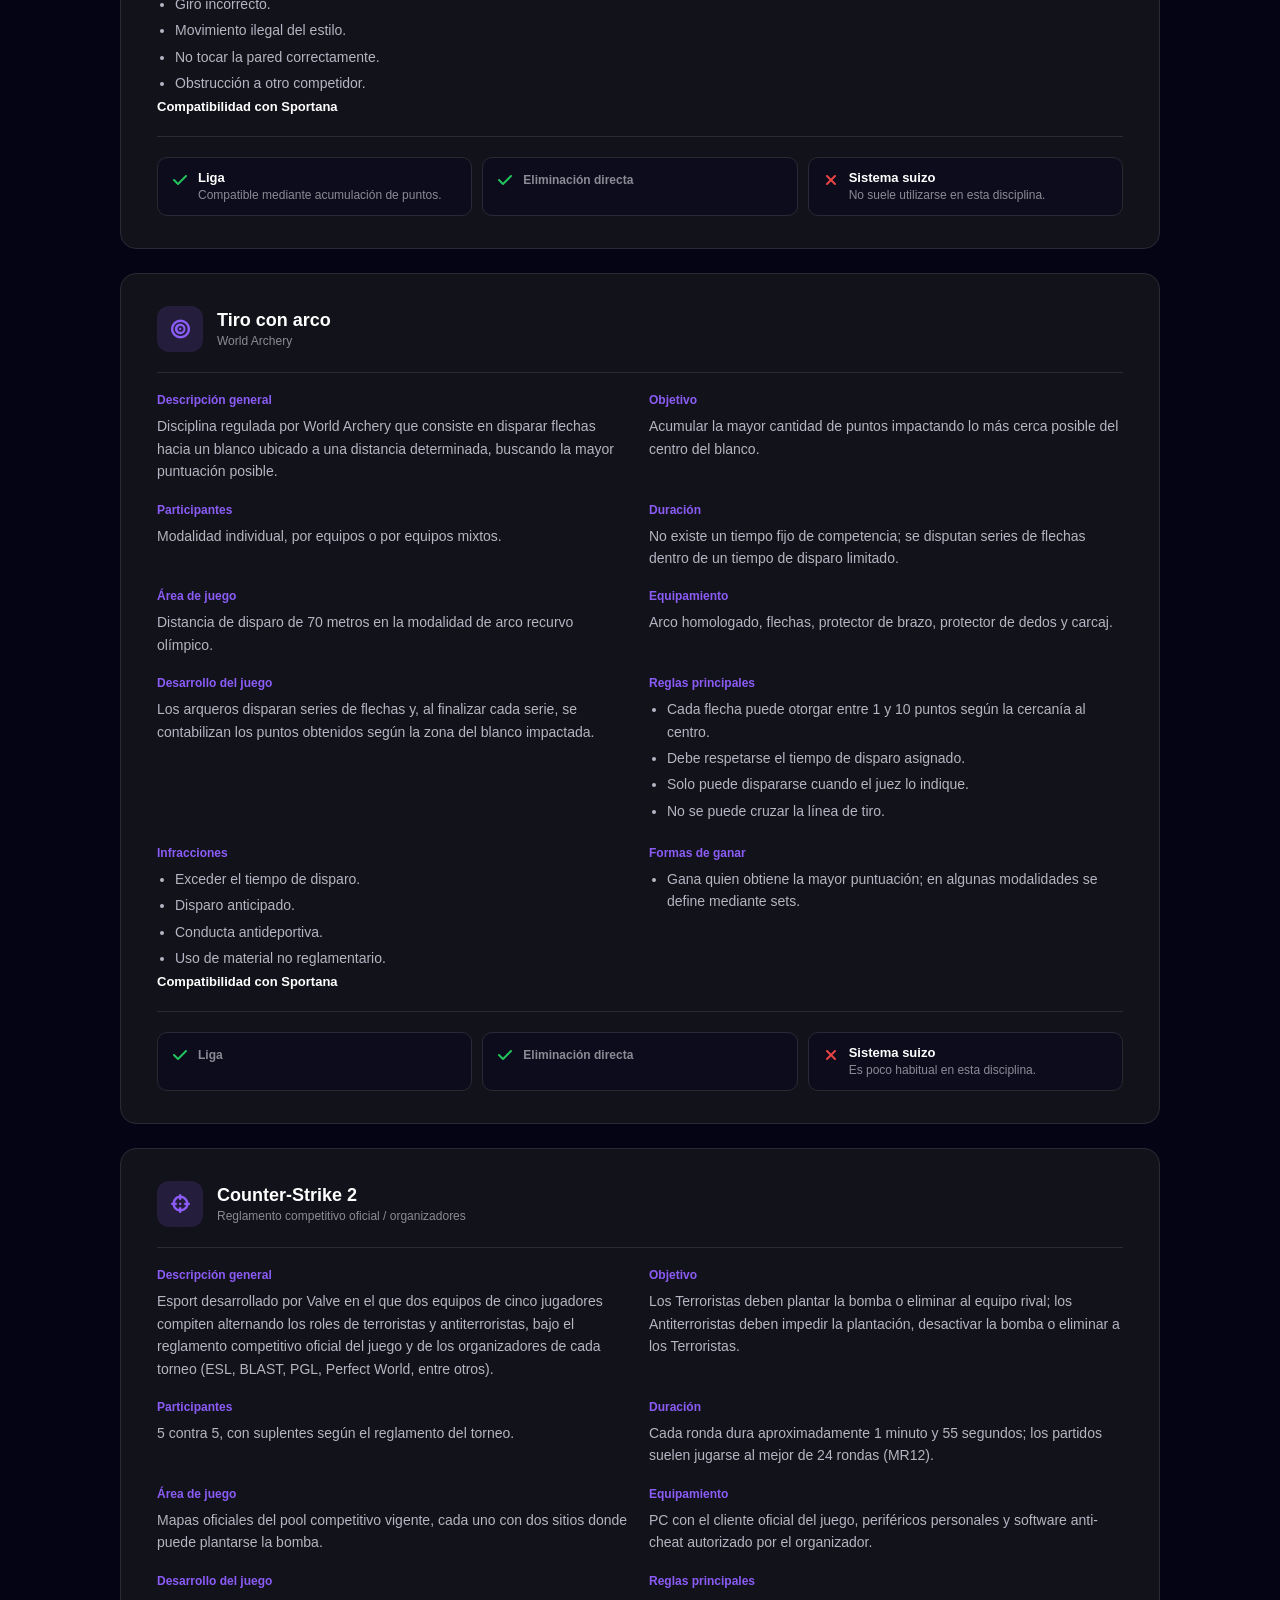
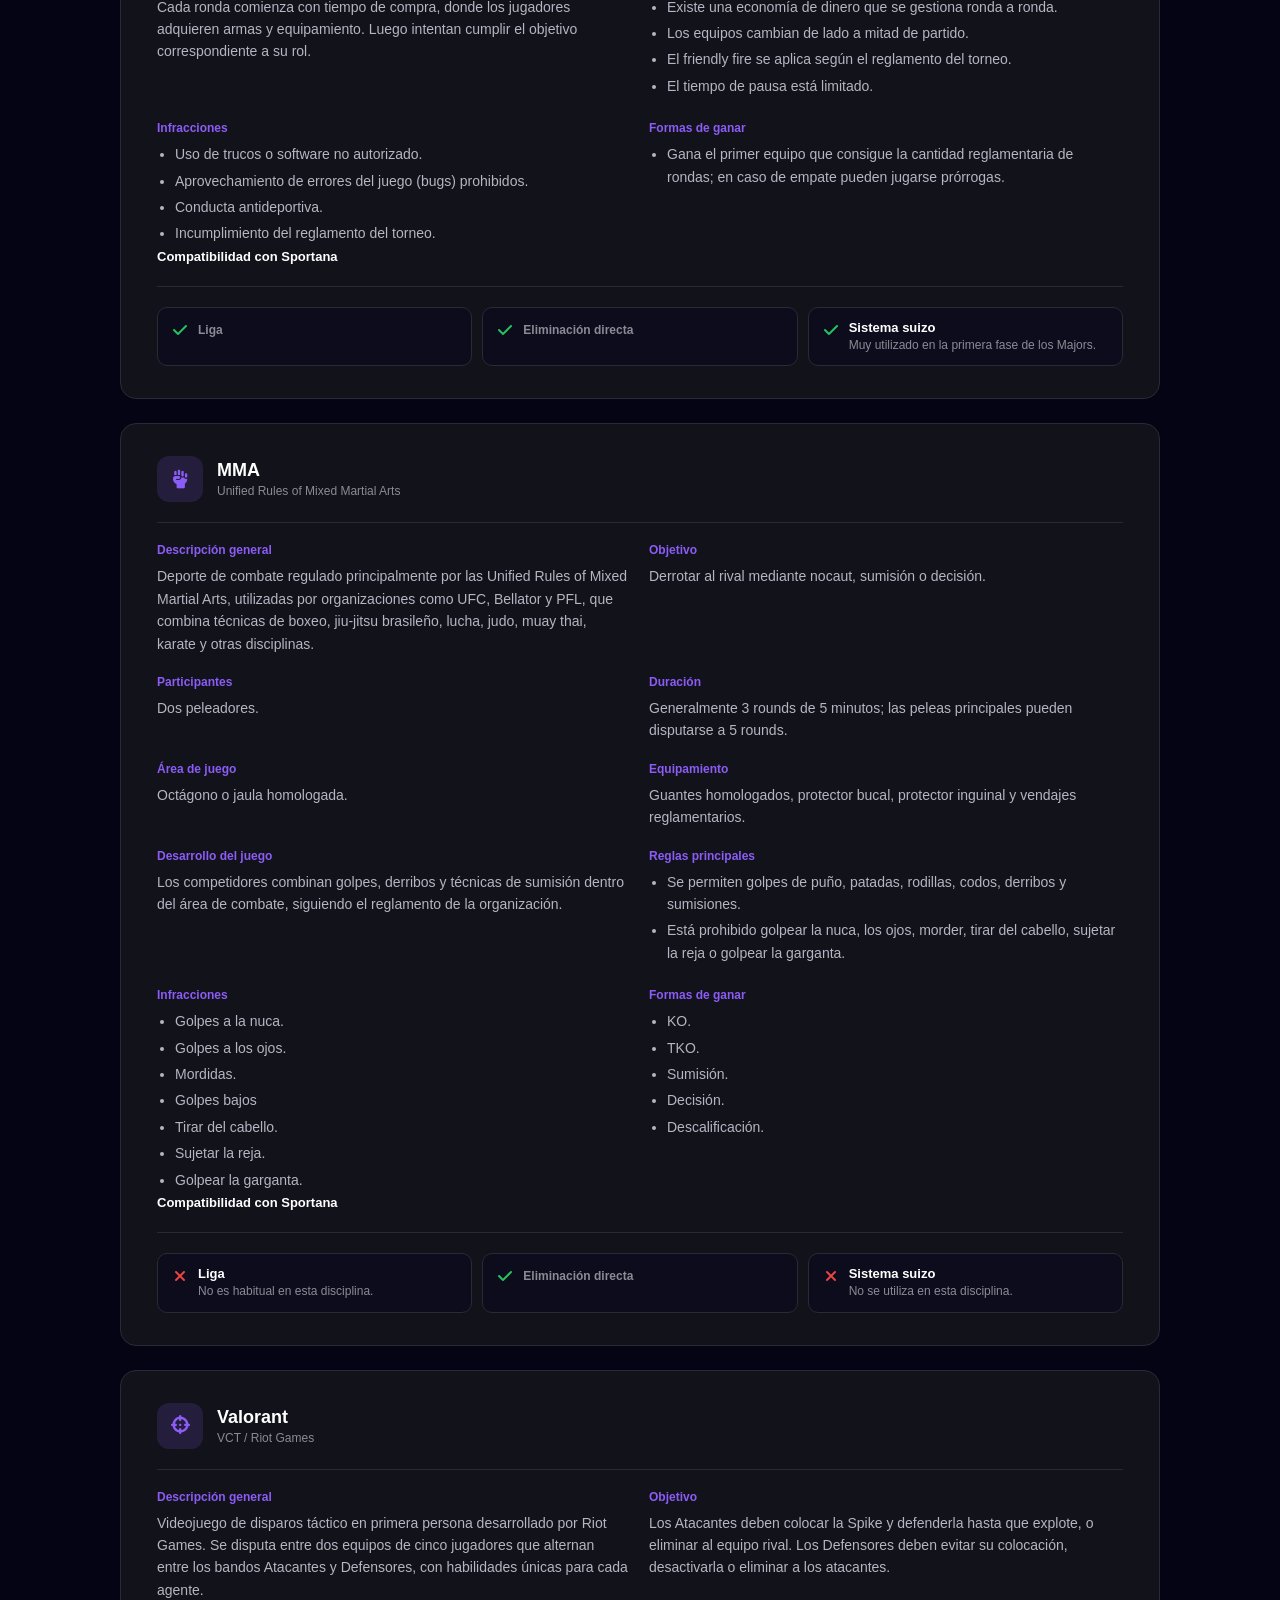
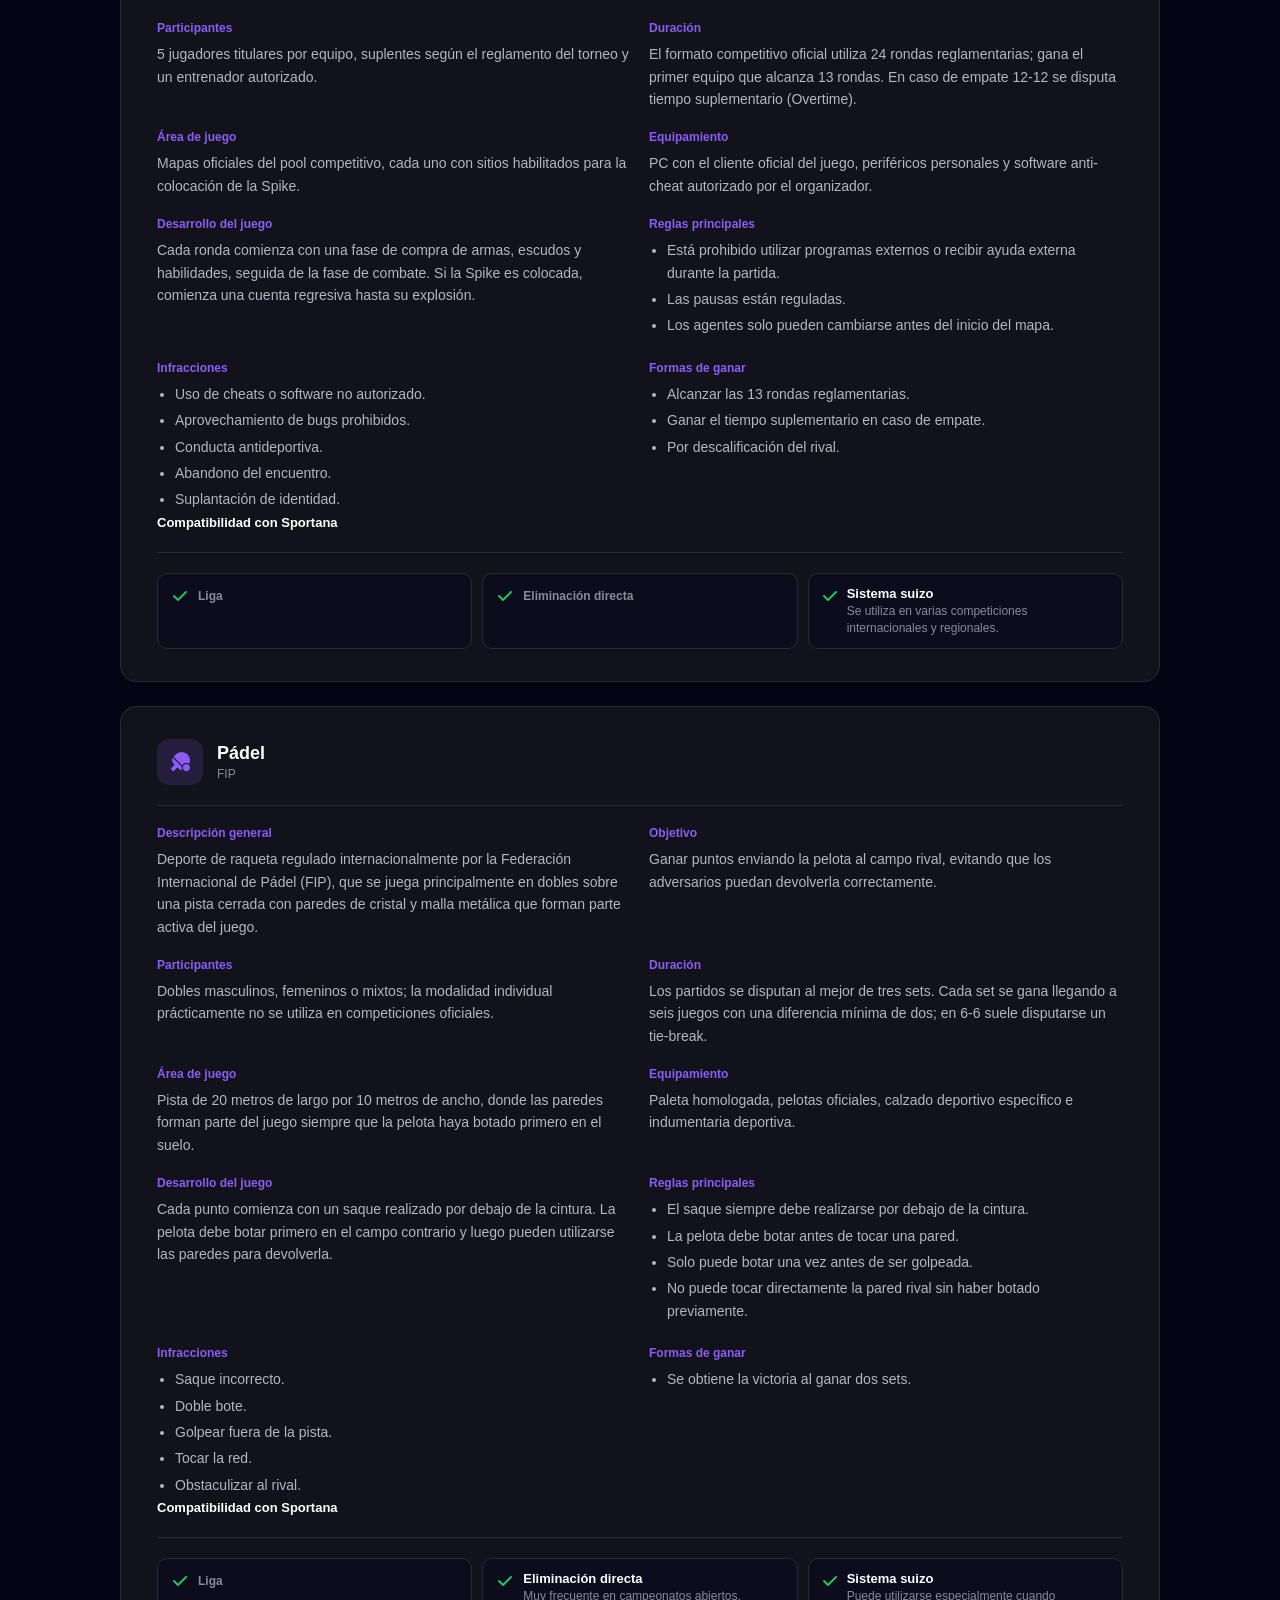
<file: sitio_web/deportes.html>
<!DOCTYPE html>
<html lang="es">
<head>
  <meta charset="UTF-8">
  <meta name="viewport" content="width=device-width, initial-scale=1.0">
  <title>Sportana | Deportes</title>
  <link rel="stylesheet" href="https://cdnjs.cloudflare.com/ajax/libs/font-awesome/6.7.2/css/all.min.css">
  <link rel="stylesheet" href="css/base.css">
  <link rel="stylesheet" href="css/deportes.css">
</head>
<body>

  <header>
    <div class="header-contenido">
      <a href="index.html" class="logo">
        <img src="imgs/logo.png" alt="Sportana" class="logo-img">
        <span>Sportana</span>
      </a>

        <ul class="apart">
          <li><a href="index.html">Inicio</a></li>
          <li><a href="torneos.html">Torneos</a></li>
          <li><a href="deportes.html" class="activo">Deportes</a></li>
    
        </ul>

        <div class="auth-buttons">
          <a href="perfil.html" class="btn-login"><i class="fa-solid fa-circle-user"></i> Mi perfil</a>
          <a href="login.html" class="btn-login">Iniciar sesión</a>
          <a href="registro.html" class="btn-registro">Registrarse</a>
        </div>
    </div>
  </header>

  <section class="deportes-hero">
    <h1>Deportes disponibles en <span class="resaltado">Sportana</span></h1>
    <p class="subtitulo">Conocé el reglamento oficial de cada disciplina y su compatibilidad con los formatos de torneo</p>
  </section>

  <section class="buscador-deportes">
    <div class="buscador">
      <i class="fa-solid fa-magnifying-glass"></i>
      <input type="text" placeholder="Buscar deporte...">
    </div>
  </section>

  <section class="contenedor">
  <div class="filtro-tarjeta">
    <div class="filtro-grupo">
      <label for="filtro-categoria">Categoría</label>
      <div class="filtro-select">
        <i class="fa-solid fa-layer-group icono-izq"></i>
        <select id="filtro-categoria">
          <option>Todas las categorías</option>
          <option>Equipos</option>
          <option>Individual</option>
          <option>Combate</option>
          <option>Esports</option>
          <option>Raqueta</option>
        </select>
        <i class="fa-solid fa-chevron-down flecha"></i>
      </div>
    </div>

    <button class="btn-filtro" type="button">
      <i class="fa-solid fa-sliders"></i> Filtrar
    </button>
  </div>
  </section>

<section class="deportes-grid">
        <div class="deporte-card">
            <div class="imagen-deporte">
                <img src="imgs/fubol.jpg" alt="Fútbol">
                <div class="icono-deporte">
                    <i class="fa-solid fa-futbol"></i>
                </div>
            </div>
            <div class="cuerpo-deporte">
                <h3>Fútbol</h3>
                <p class="federacion">IFAB / FIFA</p>
                <p class="descripcion-corta">El deporte más practicado del mundo. Dos equipos buscan marcar más goles que el rival respetando las reglas de la IFAB.</p>
                <a href="#reglamento-futbol" class="btn-ver-reglas">Ver reglas</a>
            </div>
        </div>
        <div class="deporte-card">
            <div class="imagen-deporte">
                <img src="imgs/basquete.jpg" alt="Básquetbol">
                <div class="icono-deporte">
                    <i class="fa-solid fa-basketball"></i>
                </div>
            </div>
            <div class="cuerpo-deporte">
                <h3>Básquetbol</h3>
                <p class="federacion">FIBA</p>
                <p class="descripcion-corta">Dos equipos de cinco jugadores intentan anotar en el aro rival respetando el reglamento de la FIBA.</p>
                <a href="#reglamento-basquetbol" class="btn-ver-reglas">Ver reglas</a>
            </div>
        </div>
        <div class="deporte-card">
            <div class="imagen-deporte">
                <img src="imgs/ajedrez.jpg" alt="Ajedrez">
                <div class="icono-deporte">
                    <i class="fa-solid fa-chess"></i>
                </div>
            </div>
            <div class="cuerpo-deporte">
                <h3>Ajedrez</h3>
                <p class="federacion">FIDE</p>
                <p class="descripcion-corta">Duelo de estrategia pura entre dos jugadores, sin intervención del azar, regulado por la FIDE.</p>
                <a href="#reglamento-ajedrez" class="btn-ver-reglas">Ver reglas</a>
            </div>
        </div>
        <div class="deporte-card">
            <div class="imagen-deporte">
                <img src="imgs/tenis.jpg" alt="Tenis">
                <div class="icono-deporte">
                   <i class="fa-solid fa-table-tennis-paddle-ball"></i>
                </div>
            </div>
            <div class="cuerpo-deporte">
                <h3>Tenis</h3>
                <p class="federacion">ITF</p>
                <p class="descripcion-corta">Duelo de precisión y resistencia regulado por la ITF, disputado en individuales o dobles.</p>
                <a href="#reglamento-tenis" class="btn-ver-reglas">Ver reglas</a>
            </div>
        </div>
        <div class="deporte-card">
            <div class="imagen-deporte">
                <img src="imgs/voley.jpg" alt="Voleibol">
                <div class="icono-deporte">
                    <i class="fa-solid fa-volleyball"></i>
                </div>
            </div>
            <div class="cuerpo-deporte">
                <h3>Voleibol</h3>
                <p class="federacion">FIVB</p>
                <p class="descripcion-corta">Dos equipos separados por una red buscan que el balón toque el suelo del campo rival, según el reglamento de la FIVB.</p>
                <a href="#reglamento-voleibol" class="btn-ver-reglas">Ver reglas</a>
            </div>
        </div>
        <div class="deporte-card">
            <div class="imagen-deporte">
                <img src="imgs/boxeo.jpg" alt="Boxeo">
                <div class="icono-deporte">
                    <i class="fa-solid fa-hand-fist"></i>
                </div>
            </div>
            <div class="cuerpo-deporte">
                <h3>Boxeo</h3>
                <p class="federacion">World Boxing</p>
                <p class="descripcion-corta">Combate de puños regulado por World Boxing, definido por puntuación o nocaut.</p>
                <a href="#reglamento-boxeo" class="btn-ver-reglas">Ver reglas</a>
            </div>
        </div>
        <div class="deporte-card">
            <div class="imagen-deporte">
                <img src="imgs/lucha.jpg" alt="Lucha">
                <div class="icono-deporte">
                    <i class="fa-solid fa-user-ninja"></i>
                </div>
            </div>
            <div class="cuerpo-deporte">
                <h3>Lucha</h3>
                <p class="federacion">UWW</p>
                <p class="descripcion-corta">Lucha libre y grecorromana reguladas por la UWW, definidas por puntos o por toque.</p>
                <a href="#reglamento-lucha" class="btn-ver-reglas">Ver reglas</a>
            </div>
        </div>
        <div class="deporte-card">
            <div class="imagen-deporte">
                <img src="imgs/karate.jpg" alt="Karate">
                <div class="icono-deporte">
                    <i class="fa-solid fa-hand-fist"></i>
                </div>
            </div>
            <div class="cuerpo-deporte">
                <h3>Karate</h3>
                <p class="federacion">WKF (modalidad Kumite)</p>
                <p class="descripcion-corta">La modalidad Kumite de la WKF enfrenta a dos competidores mediante técnicas de golpeo controladas.</p>
                <a href="#reglamento-karate" class="btn-ver-reglas">Ver reglas</a>
            </div>
        </div>
        <div class="deporte-card">
            <div class="imagen-deporte">
                <img src="imgs/tenis-mesa.jpg" alt="Tenis de mesa">
                <div class="icono-deporte">
                    <i class="fa-solid fa-table-tennis-paddle-ball"></i>
                </div>
            </div>
            <div class="cuerpo-deporte">
                <h3>Tenis de mesa</h3>
                <p class="federacion">ITTF</p>
                <p class="descripcion-corta">Intercambios veloces sobre una mesa dividida por una red, regulados por la ITTF.</p>
                <a href="#reglamento-tenis-mesa" class="btn-ver-reglas">Ver reglas</a>
            </div>
        </div>
        <div class="deporte-card">
            <div class="imagen-deporte">
                <img src="imgs/natacion.jpg" alt="Natación">
                <div class="icono-deporte">
                    <i class="fa-solid fa-person-swimming"></i>
                </div>
            </div>
            <div class="cuerpo-deporte">
                <h3>Natación</h3>
                <p class="federacion">World Aquatics</p>
                <p class="descripcion-corta">Pruebas individuales y de relevos reguladas por World Aquatics, donde gana quien registra el menor tiempo.</p>
                <a href="#reglamento-natacion" class="btn-ver-reglas">Ver reglas</a>
            </div>
        </div>
        <div class="deporte-card">
            <div class="imagen-deporte">
                <img src="imgs/arco.jpg" alt="Tiro con arco">
                <div class="icono-deporte">
                    <i class="fa-solid fa-bullseye"></i>
                </div>
            </div>
            <div class="cuerpo-deporte">
                <h3>Tiro con arco</h3>
                <p class="federacion">World Archery</p>
                <p class="descripcion-corta">Precisión a distancia regulada por World Archery, donde gana quien suma más puntos por flecha.</p>
                <a href="#reglamento-tiro-arco" class="btn-ver-reglas">Ver reglas</a>
            </div>
        </div>
        <div class="deporte-card">
            <div class="imagen-deporte">
                <img src="imgs/counter.jpg" alt="Counter-Strike 2">
                <div class="icono-deporte">
                    <i class="fa-solid fa-crosshairs"></i>
                </div>
            </div>
            <div class="cuerpo-deporte">
                <h3>Counter-Strike 2</h3>
                <p class="federacion">Reglamento competitivo oficial / organizadores</p>
                <p class="descripcion-corta">Esport 5 contra 5 de Valve donde Terroristas y Antiterroristas se disputan la plantación o desactivación de la bomba.</p>
                <a href="#reglamento-counter-strike" class="btn-ver-reglas">Ver reglas</a>
            </div>
        </div>
        <div class="deporte-card">
            <div class="imagen-deporte">
                <img src="imgs/mma.jpg" alt="MMA">
                <div class="icono-deporte">
                    <i class="fa-solid fa-hand-fist"></i>
                </div>
            </div>
            <div class="cuerpo-deporte">
                <h3>MMA</h3>
                <p class="federacion">Unified Rules of Mixed Martial Arts</p>
                <p class="descripcion-corta">Artes marciales mixtas reguladas por las Unified Rules, combinando boxeo, lucha, jiu-jitsu y otras disciplinas.</p>
                <a href="#reglamento-mma" class="btn-ver-reglas">Ver reglas</a>
            </div>
        </div>
        <div class="deporte-card">
            <div class="imagen-deporte">
                <img src="imgs/valorant.jpg" alt="Valorant">
                <div class="icono-deporte">
                    <i class="fa-solid fa-crosshairs"></i>
                </div>
            </div>
            <div class="cuerpo-deporte">
                <h3>Valorant</h3>
                <p class="federacion">VCT / Riot Games</p>
                <p class="descripcion-corta">Disparos tácticos 5 contra 5 de Riot Games, con habilidades de agente y la Spike como objetivo central.</p>
                <a href="#reglamento-valorant" class="btn-ver-reglas">Ver reglas</a>
            </div>
        </div>
        <div class="deporte-card">
            <div class="imagen-deporte">
                <img src="imgs/padel.jpg" alt="Pádel">
                <div class="icono-deporte">
                    <i class="fa-solid fa-table-tennis-paddle-ball"></i>
                </div>
            </div>
            <div class="cuerpo-deporte">
                <h3>Pádel</h3>
                <p class="federacion">FIP</p>
                <p class="descripcion-corta">Deporte de raqueta y paredes regulado por la FIP, disputado principalmente en dobles.</p>
                <a href="#reglamento-padel" class="btn-ver-reglas">Ver reglas</a>
            </div>
        </div>
        <div class="deporte-card">
            <div class="imagen-deporte">
                <img src="imgs/billar.jpg" alt="Billar">
                <div class="icono-deporte">
                    <i class="fa-solid fa-circle"></i>
                </div>
            </div>
            <div class="cuerpo-deporte">
                <h3>Billar</h3>
                <p class="federacion">UMB / WPA (modalidad Pool Bola 8)</p>
                <p class="descripcion-corta">La modalidad Pool Bola 8, regulada por la WPA, es la más recomendable para un torneo de Sportana.</p>
                <a href="#reglamento-billar" class="btn-ver-reglas">Ver reglas</a>
            </div>
        </div>
  </section>

  <section class="reglamentos">
    <div class="reglamentos-intro">
        <h2>Reglamentos Oficiales</h2>
        <p>Reglas principales, infracciones y formas de ganar de cada disciplina, según su federación internacional.</p>
    </div>
      <article class="reglamento-card" id="reglamento-futbol">
        <div class="reglamento-header">
            <div class="icono-reglamento">
                <i class="fa-solid fa-futbol"></i>
            </div>
            <div>
                <h3>Fútbol</h3>
                <span>IFAB / FIFA</span>
            </div>
        </div>
        <div class="reglamento-grid">
                <div class="apartado">
                    <div class="apartado-titulo">Descripción general</div>
                    <p>Deporte colectivo regulado por la International Football Association Board (IFAB) y administrado internacionalmente por la FIFA. Enfrenta a dos equipos cuyo objetivo es introducir el balón en la portería rival la mayor cantidad de veces posible durante el tiempo reglamentario.</p>
                </div>
                <div class="apartado">
                    <div class="apartado-titulo">Objetivo</div>
                    <p>Marcar más goles que el equipo contrario respetando todas las reglas oficiales. Un gol es válido cuando el balón cruza completamente la línea de meta entre los postes y debajo del travesaño.</p>
                </div>
                <div class="apartado">
                    <div class="apartado-titulo">Participantes</div>
                    <p>11 jugadores titulares por equipo (incluido un arquero obligatorio), entre 7 y 15 suplentes según la competición y hasta cinco sustituciones en la mayoría de los torneos. Si un equipo queda con menos de siete jugadores, el partido se suspende.</p>
                </div>
                <div class="apartado">
                    <div class="apartado-titulo">Duración</div>
                    <p>Dos tiempos de 45 minutos con 15 minutos de descanso, más el tiempo adicional que agregue el árbitro. En competiciones eliminatorias puede haber prórroga de 30 minutos y definición por penales.</p>
                </div>
                <div class="apartado">
                    <div class="apartado-titulo">Área de juego</div>
                    <p>Campo rectangular de césped natural o artificial, con área penal, área de meta, punto penal, círculo central y líneas de banda y de meta.</p>
                </div>
                <div class="apartado">
                    <div class="apartado-titulo">Equipamiento</div>
                    <p>Camiseta, short, medias, canilleras y botines. El arquero debe vestir un uniforme diferente al resto del equipo y al árbitro.</p>
                </div>
                <div class="apartado">
                    <div class="apartado-titulo">Desarrollo del juego</div>
                    <p>El encuentro comienza con un saque desde el centro del campo. Los jugadores pueden usar cualquier parte del cuerpo excepto brazos y manos; solo el arquero puede tocar el balón con las manos dentro de su propia área. Cuando el balón sale del campo se reanuda con saque de banda, de esquina o de meta.</p>
                </div>
                <div class="apartado">
                    <div class="apartado-titulo">Reglas principales</div>
                    <ul>
                        <li>Está prohibido tocar deliberadamente el balón con la mano.</li>
                        <li>Existe la regla del fuera de juego.</li>
                        <li>Las entradas peligrosas constituyen falta.</li>
                        <li>Una segunda tarjeta amarilla implica expulsión; la roja expulsa de forma directa.</li>
                        <li>Las faltas dentro del área propia generan un penal.</li>
                    </ul>
                </div>
                <div class="apartado">
                    <div class="apartado-titulo">Infracciones</div>
                    <ul>
                        <li>Mano intencional.</li>
                        <li>Fuera de juego.</li>
                        <li>Juego brusco o entrada peligrosa.</li>
                        <li>Pérdida deliberada de tiempo.</li>
                        <li>Conducta antideportiva.</li>
                    </ul>
                </div>
                <div class="apartado">
                    <div class="apartado-titulo">Formas de ganar</div>
                    <ul>
                        <li>Marcando más goles que el rival.</li>
                        <li>En la prórroga, si el torneo la contempla.</li>
                        <li>Mediante la definición por penales.</li>
                        <li>Por retiro o descalificación del equipo rival.</li>
                    </ul>
                </div>
        </div>
        <div>
     
            <div class="compatibilidad-titulo">Compatibilidad con Sportana</div>
            <div class="compatibilidad">
                    <div class="compat-item compat-ok">
                        <i class="fa-solid fa-check"></i>
                        <div class="compat-texto">
                            <span class="compat-nombre">Liga</span>
                            <span>Se utilizan habitualmente torneos todos contra todos con puntos por victoria, empate y derrota.</span>
                        </div>
                    </div>
                    <div class="compat-item compat-ok">
                        <i class="fa-solid fa-check"></i>
                        <div class="compat-texto">
                            <span class="compat-nombre">Eliminación directa</span>
                            <span>Es uno de los formatos más usados en copas nacionales e internacionales.</span>
                        </div>
                    </div>
                    <div class="compat-item compat-bad">
                        <i class="fa-solid fa-xmark"></i>
                        <div class="compat-texto">
                            <span class="compat-nombre">Sistema suizo</span>
                            <span>Prácticamente no se utiliza en el fútbol profesional debido a la duración física de los encuentros.</span>
                        </div>
                    </div>
            </div>
        </div>
    </article>
      <article class="reglamento-card" id="reglamento-basquetbol">
        <div class="reglamento-header">
            <div class="icono-reglamento">
                <i class="fa-solid fa-basketball"></i>
            </div>
            <div>
                <h3>Básquetbol</h3>
                <span>FIBA</span>
            </div>
        </div>
        <div class="reglamento-grid">
                <div class="apartado">
                    <div class="apartado-titulo">Descripción general</div>
                    <p>Deporte colectivo regulado por la Federación Internacional de Baloncesto (FIBA), donde dos equipos intentan introducir el balón dentro del aro contrario para sumar puntos.</p>
                </div>
                <div class="apartado">
                    <div class="apartado-titulo">Objetivo</div>
                    <p>Anotar más puntos que el rival durante el tiempo reglamentario.</p>
                </div>
                <div class="apartado">
                    <div class="apartado-titulo">Participantes</div>
                    <p>5 jugadores en cancha por equipo, hasta 7 suplentes en competiciones FIBA y cambios ilimitados durante las interrupciones del juego.</p>
                </div>
                <div class="apartado">
                    <div class="apartado-titulo">Duración</div>
                    <p>4 cuartos de 10 minutos, con un descanso largo entre el segundo y el tercer cuarto y prórroga de 5 minutos en caso de empate.</p>
                </div>
                <div class="apartado">
                    <div class="apartado-titulo">Área de juego</div>
                    <p>Cancha rectangular con línea de triple, línea de tiros libres, aros a 3,05 metros de altura y zona restringida.</p>
                </div>
                <div class="apartado">
                    <div class="apartado-titulo">Equipamiento</div>
                    <p>Camiseta numerada, short, medias y calzado deportivo homologado, además del balón oficial reglamentario.</p>
                </div>
                <div class="apartado">
                    <div class="apartado-titulo">Desarrollo del juego</div>
                    <p>Cada equipo dispone de 24 segundos por posesión y 8 segundos para cruzar la mitad de la cancha. Los jugadores avanzan picando el balón y buscan anotar mediante lanzamientos desde distintas distancias.</p>
                </div>
                <div class="apartado">
                    <div class="apartado-titulo">Reglas principales</div>
                    <ul>
                        <li>Máximo 24 segundos por posesión.</li>
                        <li>Máximo 8 segundos para cruzar la mitad de la cancha.</li>
                        <li>No se puede caminar sin picar el balón (pasos).</li>
                        <li>Está prohibido el doble drible y el retroceso a campo propio.</li>
                        <li>Cinco faltas personales eliminan al jugador.</li>
                    </ul>
                </div>
                <div class="apartado">
                    <div class="apartado-titulo">Infracciones</div>
                    <ul>
                        <li>Pasos.</li>
                        <li>Doble drible.</li>
                        <li>Campo atrás.</li>
                        <li>Interferencia.</li>
                        <li>Falta técnica o antideportiva.</li>
                    </ul>
                </div>
                <div class="apartado">
                    <div class="apartado-titulo">Formas de ganar</div>
                    <ul>
                        <li>Obtiene la victoria el equipo con más puntos al finalizar el partido, incluyendo la prórroga si es necesaria.</li>
                    </ul>
                </div>
        </div>
        <div>
            <div class="compatibilidad-titulo">Compatibilidad con Sportana</div>
            <div class="compatibilidad">
                    <div class="compat-item compat-ok">
                        <i class="fa-solid fa-check"></i>
                        <div class="compat-texto">
                            <span class="compat-nombre">Liga</span>
                        </div>
                    </div>
                    <div class="compat-item compat-ok">
                        <i class="fa-solid fa-check"></i>
                        <div class="compat-texto">
                            <span class="compat-nombre">Eliminación directa</span>
                        </div>
                    </div>
                    <div class="compat-item compat-bad">
                        <i class="fa-solid fa-xmark"></i>
                        <div class="compat-texto">
                            <span class="compat-nombre">Sistema suizo</span>
                            <span>Es poco utilizado por la exigencia física de jugar varios partidos en poco tiempo.</span>
                        </div>
                    </div>
            </div>
        </div>
    </article>
      <article class="reglamento-card" id="reglamento-ajedrez">
        <div class="reglamento-header">
            <div class="icono-reglamento">
                <i class="fa-solid fa-chess"></i>
            </div>
            <div>
                <h3>Ajedrez</h3>
                <span>FIDE</span>
            </div>
        </div>
        <div class="reglamento-grid">
                <div class="apartado">
                    <div class="apartado-titulo">Descripción general</div>
                    <p>Deporte de estrategia entre dos jugadores regulado por la Federación Internacional de Ajedrez (FIDE), donde no existe intervención del azar.</p>
                </div>
                <div class="apartado">
                    <div class="apartado-titulo">Objetivo</div>
                    <p>Dar jaque mate al rey adversario.</p>
                </div>
                <div class="apartado">
                    <div class="apartado-titulo">Participantes</div>
                    <p>Dos jugadores y un árbitro cuando corresponde.</p>
                </div>
                <div class="apartado">
                    <div class="apartado-titulo">Duración</div>
                    <p>No existe un tiempo fijo de partida; depende del control de tiempo asignado por el torneo (clásico, rápido o blitz).</p>
                </div>
                <div class="apartado">
                    <div class="apartado-titulo">Área de juego</div>
                    <p>Tablero de 64 casillas con 32 piezas en total: 16 por jugador (1 rey, 1 dama, 2 torres, 2 alfiles, 2 caballos y 8 peones).</p>
                </div>
                <div class="apartado">
                    <div class="apartado-titulo">Equipamiento</div>
                    <p>No requiere equipamiento personal más allá del tablero y las piezas homologadas por el torneo.</p>
                </div>
                <div class="apartado">
                    <div class="apartado-titulo">Desarrollo del juego</div>
                    <p>Los jugadores mueven alternadamente sus piezas según reglas específicas de movimiento, buscando controlar el tablero y amenazar al rey rival.</p>
                </div>
                <div class="apartado">
                    <div class="apartado-titulo">Reglas principales</div>
                    <ul>
                        <li>El rey nunca puede quedar en jaque.</li>
                        <li>Existen movimientos especiales como el enroque, la captura al paso y la promoción del peón.</li>
                        <li>Hay tablas por ahogado, por repetición de posición y por la regla de las cincuenta jugadas.</li>
                    </ul>
                </div>
                <div class="apartado">
                    <div class="apartado-titulo">Infracciones</div>
                    <ul>
                        <li>Realizar un movimiento ilegal.</li>
                        <li>Tocar una pieza sin moverla, según la regla vigente en el torneo.</li>
                        <li>Exceder el tiempo de reflexión asignado.</li>
                        <li>Conducta antideportiva.</li>
                    </ul>
                </div>
                <div class="apartado">
                    <div class="apartado-titulo">Formas de ganar</div>
                    <ul>
                        <li>Jaque mate.</li>
                        <li>Abandono del rival.</li>
                        <li>Tiempo agotado del oponente.</li>
                        <li>Descalificación del rival.</li>
                    </ul>
                </div>
        </div>
        <div>
        
            <div class="compatibilidad-titulo">Compatibilidad con Sportana</div>
            <div class="compatibilidad">
                    <div class="compat-item compat-ok">
                        <i class="fa-solid fa-check"></i>
                        <div class="compat-texto">
                            <span class="compat-nombre">Liga</span>
                        </div>
                    </div>
                    <div class="compat-item compat-ok">
                        <i class="fa-solid fa-check"></i>
                        <div class="compat-texto">
                            <span class="compat-nombre">Eliminación directa</span>
                        </div>
                    </div>
                    <div class="compat-item compat-ok">
                        <i class="fa-solid fa-check"></i>
                        <div class="compat-texto">
                            <span class="compat-nombre">Sistema suizo</span>
                            <span>Es el formato oficial más utilizado por la FIDE en torneos con gran cantidad de jugadores.</span>
                        </div>
                    </div>
            </div>
        </div>
    </article>
      <article class="reglamento-card" id="reglamento-tenis">
        <div class="reglamento-header">
            <div class="icono-reglamento">
            <i class="fa-solid fa-table-tennis-paddle-ball"></i>
            </div>
            <div>
                <h3>Tenis</h3>
                <span>ITF</span>
            </div>
        </div>
        <div class="reglamento-grid">
                <div class="apartado">
                    <div class="apartado-titulo">Descripción general</div>
                    <p>Deporte regulado por la International Tennis Federation (ITF) que enfrenta a dos jugadores (individual) o cuatro (dobles), donde el objetivo es golpear la pelota sobre la red de forma que el rival no pueda devolverla correctamente.</p>
                </div>
                <div class="apartado">
                    <div class="apartado-titulo">Objetivo</div>
                    <p>Ganar puntos golpeando la pelota de manera que el adversario no pueda devolverla dentro de los límites de la cancha.</p>
                </div>
                <div class="apartado">
                    <div class="apartado-titulo">Participantes</div>
                    <p>Individual: 2 jugadores. Dobles: 4 jugadores.</p>
                </div>
                <div class="apartado">
                    <div class="apartado-titulo">Duración</div>
                    <p>No posee un tiempo fijo; el partido finaliza cuando un jugador o pareja gana dos sets (la mayoría de los torneos) o tres sets en algunos Grand Slam masculinos.</p>
                </div>
                <div class="apartado">
                    <div class="apartado-titulo">Área de juego</div>
                    <p>Cancha rectangular dividida por una red, con líneas de fondo, laterales y cuadros de servicio delimitados según la superficie de juego.</p>
                </div>
                <div class="apartado">
                    <div class="apartado-titulo">Equipamiento</div>
                    <p>Raqueta homologada, pelotas oficiales, indumentaria y calzado deportivo específico para la superficie de juego.</p>
                </div>
                <div class="apartado">
                    <div class="apartado-titulo">Desarrollo del juego</div>
                    <p>Cada juego sigue el conteo 15, 30, 40 y juego. Si ambos llegan a 40 se produce un deuce, donde un jugador debe obtener dos puntos consecutivos para ganar el juego; los juegos forman sets y los sets determinan el ganador.</p>
                </div>
                <div class="apartado">
                    <div class="apartado-titulo">Reglas principales</div>
                    <ul>
                        <li>El saque debe realizarse detrás de la línea de fondo y dentro del cuadro de servicio correspondiente.</li>
                        <li>Se permiten dos intentos de saque.</li>
                        <li>Si ambos jugadores igualan seis juegos puede disputarse un tie-break, según el reglamento del torneo.</li>
                        <li>La pelota puede botar una sola vez antes de ser golpeada.</li>
                    </ul>
                </div>
                <div class="apartado">
                    <div class="apartado-titulo">Infracciones</div>
                    <ul>
                        <li>Falta de pie durante el saque.</li>
                        <li>Doble falta.</li>
                        <li>Pelota fuera de los límites.</li>
                        <li>Dos botes consecutivos.</li>
                        <li>Tocar la red durante el punto.</li>
                        <li>Obstaculizar deliberadamente al rival.</li>
                    </ul>
                </div>
                <div class="apartado">
                    <div class="apartado-titulo">Formas de ganar</div>
                    <ul>
                        <li>Gana el jugador o pareja que obtiene la cantidad de sets establecida por el reglamento del torneo.</li>
                    </ul>
                </div>
        </div>
        <div>
          
            <div class="compatibilidad-titulo">Compatibilidad con Sportana</div>
            <div class="compatibilidad">
                    <div class="compat-item compat-ok">
                        <i class="fa-solid fa-check"></i>
                        <div class="compat-texto">
                            <span class="compat-nombre">Liga</span>
                        </div>
                    </div>
                    <div class="compat-item compat-ok">
                        <i class="fa-solid fa-check"></i>
                        <div class="compat-texto">
                            <span class="compat-nombre">Eliminación directa</span>
                            <span>Es el formato más utilizado en torneos profesionales.</span>
                        </div>
                    </div>
                    <div class="compat-item compat-ok">
                        <i class="fa-solid fa-check"></i>
                        <div class="compat-texto">
                            <span class="compat-nombre">Sistema suizo</span>
                            <span>Compatible, especialmente en torneos amateurs o escolares.</span>
                        </div>
                    </div>
            </div>
        </div>
    </article>
      <article class="reglamento-card" id="reglamento-voleibol">
        <div class="reglamento-header">
            <div class="icono-reglamento">
                <i class="fa-solid fa-volleyball"></i>
            </div>
            <div>
                <h3>Voleibol</h3>
                <span>FIVB</span>
            </div>
        </div>
        <div class="reglamento-grid">
                <div class="apartado">
                    <div class="apartado-titulo">Descripción general</div>
                    <p>Deporte colectivo regulado por la Federación Internacional de Voleibol (FIVB). Dos equipos separados por una red intentan enviar el balón al campo contrario sin que el rival pueda devolverlo correctamente.</p>
                </div>
                <div class="apartado">
                    <div class="apartado-titulo">Objetivo</div>
                    <p>Conseguir que el balón toque el suelo del campo rival o provocar una infracción del equipo contrario para sumar puntos.</p>
                </div>
                <div class="apartado">
                    <div class="apartado-titulo">Participantes</div>
                    <p>6 jugadores titulares por equipo, hasta 6 suplentes y un líbero especializado en defensa con reglas propias de ingreso y salida.</p>
                </div>
                <div class="apartado">
                    <div class="apartado-titulo">Duración</div>
                    <p>Se juega al mejor de cinco sets. Los primeros cuatro finalizan al llegar a 25 puntos y el quinto a 15, siempre con una diferencia mínima de dos puntos.</p>
                </div>
                <div class="apartado">
                    <div class="apartado-titulo">Área de juego</div>
                    <p>Cancha de 18 por 9 metros, con una red de 2,43 m de altura en masculino y 2,24 m en femenino.</p>
                </div>
                <div class="apartado">
                    <div class="apartado-titulo">Equipamiento</div>
                    <p>Camiseta numerada, short, rodilleras (opcionales) y calzado deportivo. El líbero debe vestir un uniforme de color diferente.</p>
                </div>
                <div class="apartado">
                    <div class="apartado-titulo">Desarrollo del juego</div>
                    <p>Cada jugada comienza con un saque. Cada equipo dispone de un máximo de tres contactos para devolver el balón y un mismo jugador no puede realizar dos contactos consecutivos, salvo después de un bloqueo.</p>
                </div>
                <div class="apartado">
                    <div class="apartado-titulo">Reglas principales</div>
                    <ul>
                        <li>Máximo tres toques por equipo.</li>
                        <li>No se puede retener el balón.</li>
                        <li>Está prohibido tocar la red durante la acción de juego.</li>
                        <li>Los jugadores rotan en sentido horario al recuperar el saque.</li>
                        <li>El saque debe realizarse desde detrás de la línea final.</li>
                    </ul>
                </div>
                <div class="apartado">
                    <div class="apartado-titulo">Infracciones</div>
                    <ul>
                        <li>Cuatro toques.</li>
                        <li>Doble golpe.</li>
                        <li>Retención del balón.</li>
                        <li>Tocar la red.</li>
                        <li>Invasión del campo rival.</li>
                        <li>Falta de rotación.</li>
                    </ul>
                </div>
                <div class="apartado">
                    <div class="apartado-titulo">Formas de ganar</div>
                    <ul>
                        <li>Se obtiene la victoria al ganar tres sets.</li>
                    </ul>
                </div>
        </div>
        <div>
        
            <div class="compatibilidad-titulo">Compatibilidad con Sportana</div>
            <div class="compatibilidad">
                    <div class="compat-item compat-ok">
                        <i class="fa-solid fa-check"></i>
                        <div class="compat-texto">
                            <span class="compat-nombre">Liga</span>
                            <span>Es uno de los formatos más utilizados en campeonatos nacionales.</span>
                        </div>
                    </div>
                    <div class="compat-item compat-ok">
                        <i class="fa-solid fa-check"></i>
                        <div class="compat-texto">
                            <span class="compat-nombre">Eliminación directa</span>
                            <span>Utilizado habitualmente en fases finales.</span>
                        </div>
                    </div>
                    <div class="compat-item compat-ok">
                        <i class="fa-solid fa-check"></i>
                        <div class="compat-texto">
                            <span class="compat-nombre">Sistema suizo</span>
                            <span>Compatible, aunque poco frecuente en esta disciplina.</span>
                        </div>
                    </div>
            </div>
        </div>
    </article>
      <article class="reglamento-card" id="reglamento-boxeo">
        <div class="reglamento-header">
            <div class="icono-reglamento">
                <i class="fa-solid fa-hand-fist"></i>
            </div>
            <div>
                <h3>Boxeo</h3>
                <span>World Boxing</span>
            </div>
        </div>
        <div class="reglamento-grid">
                <div class="apartado">
                    <div class="apartado-titulo">Descripción general</div>
                    <p>Deporte de combate regulado actualmente por World Boxing en competencias internacionales. Dos boxeadores compiten utilizando únicamente los puños protegidos con guantes.</p>
                </div>
                <div class="apartado">
                    <div class="apartado-titulo">Objetivo</div>
                    <p>Golpear legalmente al rival obteniendo mayor puntuación o finalizar el combate mediante nocaut.</p>
                </div>
                <div class="apartado">
                    <div class="apartado-titulo">Participantes</div>
                    <p>Dos boxeadores, un árbitro, entre tres y cinco jueces y personal médico.</p>
                </div>
                <div class="apartado">
                    <div class="apartado-titulo">Duración</div>
                    <p>3 rounds de 3 minutos con 1 minuto de descanso en competencias amateur; las competencias profesionales pueden llegar hasta 12 rounds.</p>
                </div>
                <div class="apartado">
                    <div class="apartado-titulo">Área de juego</div>
                    <p>Ring cuadrado, con dimensiones que varían aproximadamente entre 4,9 y 6,1 metros de lado.</p>
                </div>
                <div class="apartado">
                    <div class="apartado-titulo">Equipamiento</div>
                    <p>Guantes oficiales, protector bucal, protector inguinal, vendajes y, en categorías amateur, casco según el reglamento.</p>
                </div>
                <div class="apartado">
                    <div class="apartado-titulo">Desarrollo del juego</div>
                    <p>Los boxeadores intentan conectar golpes válidos mientras evitan los ataques del rival mediante defensa y desplazamiento. El árbitro puede detener el combate si considera que un competidor no puede continuar.</p>
                </div>
                <div class="apartado">
                    <div class="apartado-titulo">Reglas principales</div>
                    <ul>
                        <li>Solo se permiten golpes con el puño cerrado.</li>
                        <li>No está permitido golpear la nuca ni por debajo de la cintura.</li>
                        <li>No se puede sujetar continuamente al rival ni golpear cuando está caído.</li>
                    </ul>
                </div>
                <div class="apartado">
                    <div class="apartado-titulo">Infracciones</div>
                    <ul>
                        <li>Golpes ilegales.</li>
                        <li>Conducta antideportiva.</li>
                        <li>Escupir el protector bucal.</li>
                        <li>Simular lesiones.</li>
                        <li>Sujeción excesiva.</li>
                    </ul>
                </div>
                <div class="apartado">
                    <div class="apartado-titulo">Formas de ganar</div>
                    <ul>
                        <li>Decisión de los jueces.</li>
                        <li>Nocaut (KO).</li>
                        <li>Nocaut técnico (KO técnico).</li>
                        <li>Abandono.</li>
                        <li>Descalificación.</li>
                    </ul>
                </div>
        </div>
        <div>
            <div class="compatibilidad-titulo">Compatibilidad con Sportana</div>
            <div class="compatibilidad">
                    <div class="compat-item compat-bad">
                        <i class="fa-solid fa-xmark"></i>
                        <div class="compat-texto">
                            <span class="compat-nombre">Liga</span>
                            <span>No es recomendable porque los boxeadores necesitan largos tiempos de recuperación entre combates.</span>
                        </div>
                    </div>
                    <div class="compat-item compat-ok">
                        <i class="fa-solid fa-check"></i>
                        <div class="compat-texto">
                            <span class="compat-nombre">Eliminación directa</span>
                            <span>Es el formato oficial más utilizado.</span>
                        </div>
                    </div>
                    <div class="compat-item compat-bad">
                        <i class="fa-solid fa-xmark"></i>
                        <div class="compat-texto">
                            <span class="compat-nombre">Sistema suizo</span>
                            <span>No se utiliza en esta disciplina.</span>
                        </div>
                    </div>
            </div>
        </div>
    </article>
      <article class="reglamento-card" id="reglamento-lucha">
        <div class="reglamento-header">
            <div class="icono-reglamento">
                <i class="fa-solid fa-user-ninja"></i>
            </div>
            <div>
                <h3>Lucha</h3>
                <span>UWW</span>
            </div>
        </div>
        <div class="reglamento-grid">
                <div class="apartado">
                    <div class="apartado-titulo">Descripción general</div>
                    <p>Deporte de combate regulado por United World Wrestling (UWW), que comprende principalmente dos modalidades oficiales: lucha libre y lucha grecorromana.</p>
                </div>
                <div class="apartado">
                    <div class="apartado-titulo">Objetivo</div>
                    <p>Derrotar al adversario mediante puntos o inmovilizando completamente ambos hombros sobre la lona.</p>
                </div>
                <div class="apartado">
                    <div class="apartado-titulo">Participantes</div>
                    <p>Dos luchadores.</p>
                </div>
                <div class="apartado">
                    <div class="apartado-titulo">Duración</div>
                    <p>Dos períodos de tres minutos con un descanso de treinta segundos entre ambos.</p>
                </div>
                <div class="apartado">
                    <div class="apartado-titulo">Área de juego</div>
                    <p>Tapiz circular, dividido en zona central de combate y zona de protección.</p>
                </div>
                <div class="apartado">
                    <div class="apartado-titulo">Equipamiento</div>
                    <p>Malla o singlet reglamentario, calzado específico de lucha y protector bucal cuando corresponde.</p>
                </div>
                <div class="apartado">
                    <div class="apartado-titulo">Desarrollo del juego</div>
                    <p>Los luchadores buscan proyectar, controlar y derribar al rival. Cada técnica válida otorga una determinada cantidad de puntos.</p>
                </div>
                <div class="apartado">
                    <div class="apartado-titulo">Reglas principales</div>
                    <ul>
                        <li>Se permiten derribos, proyecciones y controles.</li>
                        <li>En lucha grecorromana está prohibido atacar las piernas.</li>
                    </ul>
                </div>
                <div class="apartado">
                    <div class="apartado-titulo">Infracciones</div>
                    <ul>
                        <li>Pasividad.</li>
                        <li>Agarrar la ropa del rival.</li>
                        <li>Técnicas peligrosas.</li>
                        <li>Golpes.</li>
                        <li>Conducta antideportiva.</li>
                    </ul>
                </div>
                <div class="apartado">
                    <div class="apartado-titulo">Formas de ganar</div>
                    <ul>
                        <li>Toque.</li>
                        <li>Superioridad técnica.</li>
                        <li>Mayor puntuación.</li>
                        <li>Descalificación del rival.</li>
                    </ul>
                </div>
        </div>
        <div>

            <div class="compatibilidad-titulo">Compatibilidad con Sportana</div>
            <div class="compatibilidad">
                    <div class="compat-item compat-bad">
                        <i class="fa-solid fa-xmark"></i>
                        <div class="compat-texto">
                            <span class="compat-nombre">Liga</span>
                            <span>No es habitual en esta disciplina.</span>
                        </div>
                    </div>
                    <div class="compat-item compat-ok">
                        <i class="fa-solid fa-check"></i>
                        <div class="compat-texto">
                            <span class="compat-nombre">Eliminación directa</span>
                        </div>
                    </div>
                    <div class="compat-item compat-bad">
                        <i class="fa-solid fa-xmark"></i>
                        <div class="compat-texto">
                            <span class="compat-nombre">Sistema suizo</span>
                            <span>No se utiliza en esta disciplina.</span>
                        </div>
                    </div>
            </div>
        </div>
    </article>
      <article class="reglamento-card" id="reglamento-karate">
        <div class="reglamento-header">
            <div class="icono-reglamento">
                <i class="fa-solid fa-hand-fist"></i>
            </div>
            <div>
                <h3>Karate</h3>
                <span>WKF (modalidad Kumite)</span>
            </div>
        </div>
        <div class="reglamento-grid">
                <div class="apartado">
                    <div class="apartado-titulo">Descripción general</div>
                    <p>Deporte regulado por la World Karate Federation (WKF), que comprende dos modalidades oficiales: Kata y Kumite. En Sportana la modalidad compatible es Kumite, ya que enfrenta directamente a dos competidores.</p>
                </div>
                <div class="apartado">
                    <div class="apartado-titulo">Objetivo</div>
                    <p>Obtener mayor puntuación mediante técnicas válidas ejecutadas con precisión, potencia y control.</p>
                </div>
                <div class="apartado">
                    <div class="apartado-titulo">Participantes</div>
                    <p>Dos karatecas.</p>
                </div>
                <div class="apartado">
                    <div class="apartado-titulo">Duración</div>
                    <p>3 minutos en la categoría masculina y 2 minutos en la femenina.</p>
                </div>
                <div class="apartado">
                    <div class="apartado-titulo">Área de juego</div>
                    <p>Tatami cuadrado de 8 por 8 metros.</p>
                </div>
                <div class="apartado">
                    <div class="apartado-titulo">Equipamiento</div>
                    <p>Karategi (uniforme) reglamentario, cinturón según el grado y protecciones homologadas para manos y pies.</p>
                </div>
                <div class="apartado">
                    <div class="apartado-titulo">Desarrollo del juego</div>
                    <p>Los competidores ejecutan técnicas de golpeo con control, sumando puntos según la técnica y la zona de impacto. El árbitro puede detener el combate en cualquier momento.</p>
                </div>
                <div class="apartado">
                    <div class="apartado-titulo">Reglas principales</div>
                    <ul>
                        <li>Las técnicas deben ejecutarse con control.</li>
                        <li>No está permitido golpear con fuerza excesiva.</li>
                        <li>El sistema de puntuación otorga Yuko, Waza-ari e Ippon según la técnica realizada.</li>
                    </ul>
                </div>
                <div class="apartado">
                    <div class="apartado-titulo">Infracciones</div>
                    <ul>
                        <li>Contacto excesivo.</li>
                        <li>Salir del área de combate.</li>
                        <li>Pasividad.</li>
                        <li>Conducta antideportiva.</li>
                        <li>Técnicas prohibidas.</li>
                    </ul>
                </div>
                <div class="apartado">
                    <div class="apartado-titulo">Formas de ganar</div>
                    <ul>
                        <li>Mayor cantidad de puntos.</li>
                        <li>Diferencia reglamentaria de puntos.</li>
                        <li>Decisión arbitral.</li>
                        <li>Descalificación del rival.</li>
                    </ul>
                </div>
        </div>
        <div>
        
            <div class="compatibilidad-titulo">Compatibilidad con Sportana</div>
            <div class="compatibilidad">
                    <div class="compat-item compat-bad">
                        <i class="fa-solid fa-xmark"></i>
                        <div class="compat-texto">
                            <span class="compat-nombre">Liga</span>
                            <span>No es habitual en esta disciplina.</span>
                        </div>
                    </div>
                    <div class="compat-item compat-ok">
                        <i class="fa-solid fa-check"></i>
                        <div class="compat-texto">
                            <span class="compat-nombre">Eliminación directa</span>
                        </div>
                    </div>
                    <div class="compat-item compat-bad">
                        <i class="fa-solid fa-xmark"></i>
                        <div class="compat-texto">
                            <span class="compat-nombre">Sistema suizo</span>
                            <span>No se utiliza en esta disciplina.</span>
                        </div>
                    </div>
            </div>
        </div>
    </article>
      <article class="reglamento-card" id="reglamento-tenis-mesa">
        <div class="reglamento-header">
            <div class="icono-reglamento">
                <i class="fa-solid fa-table-tennis-paddle-ball"></i>
            </div>
            <div>
                <h3>Tenis de mesa</h3>
                <span>ITTF</span>
            </div>
        </div>
        <div class="reglamento-grid">
                <div class="apartado">
                    <div class="apartado-titulo">Descripción general</div>
                    <p>Deporte regulado por la International Table Tennis Federation (ITTF) que enfrenta a dos jugadores (individual) o cuatro (dobles), quienes intercambian una pelota liviana sobre una mesa dividida por una red.</p>
                </div>
                <div class="apartado">
                    <div class="apartado-titulo">Objetivo</div>
                    <p>Ganar puntos haciendo que el adversario no pueda devolver correctamente la pelota o cometa una infracción.</p>
                </div>
                <div class="apartado">
                    <div class="apartado-titulo">Participantes</div>
                    <p>Modalidades individuales y de dobles, masculinas, femeninas y mixtas.</p>
                </div>
                <div class="apartado">
                    <div class="apartado-titulo">Duración</div>
                    <p>El partido se juega al mejor de 5 o 7 sets. Cada set finaliza cuando un jugador alcanza 11 puntos con una diferencia mínima de dos.</p>
                </div>
                <div class="apartado">
                    <div class="apartado-titulo">Área de juego</div>
                    <p>Mesa oficial de 2,74 m de largo, 1,525 m de ancho y 76 cm de altura, con una red de 15,25 cm de altura.</p>
                </div>
                <div class="apartado">
                    <div class="apartado-titulo">Equipamiento</div>
                    <p>Raqueta homologada, pelota oficial de 40 mm, indumentaria y calzado deportivo.</p>
                </div>
                <div class="apartado">
                    <div class="apartado-titulo">Desarrollo del juego</div>
                    <p>Cada punto comienza con un saque reglamentario: la pelota debe botar primero en el propio campo, pasar sobre la red y botar en el campo contrario. Luego ambos jugadores intercambian golpes hasta que uno pierde el punto.</p>
                </div>
                <div class="apartado">
                    <div class="apartado-titulo">Reglas principales</div>
                    <ul>
                        <li>Cada jugador realiza dos saques consecutivos.</li>
                        <li>Si el marcador llega a 10-10, el saque alterna cada punto.</li>
                        <li>La pelota únicamente puede botar una vez por lado.</li>
                        <li>En dobles debe respetarse el orden alternado de golpeo.</li>
                    </ul>
                </div>
                <div class="apartado">
                    <div class="apartado-titulo">Infracciones</div>
                    <ul>
                        <li>Saque incorrecto.</li>
                        <li>Doble bote.</li>
                        <li>Golpear fuera de turno (dobles).</li>
                        <li>Tocar la mesa con la mano libre.</li>
                        <li>Obstruir la pelota.</li>
                        <li>Pelota fuera de los límites.</li>
                    </ul>
                </div>
                <div class="apartado">
                    <div class="apartado-titulo">Formas de ganar</div>
                    <ul>
                        <li>Se obtiene la victoria ganando la cantidad de sets establecida por el torneo.</li>
                    </ul>
                </div>
        </div>
        <div>

            <div class="compatibilidad-titulo">Compatibilidad con Sportana</div>
            <div class="compatibilidad">
                    <div class="compat-item compat-ok">
                        <i class="fa-solid fa-check"></i>
                        <div class="compat-texto">
                            <span class="compat-nombre">Liga</span>
                        </div>
                    </div>
                    <div class="compat-item compat-ok">
                        <i class="fa-solid fa-check"></i>
                        <div class="compat-texto">
                            <span class="compat-nombre">Eliminación directa</span>
                        </div>
                    </div>
                    <div class="compat-item compat-ok">
                        <i class="fa-solid fa-check"></i>
                        <div class="compat-texto">
                            <span class="compat-nombre">Sistema suizo</span>
                            <span>Muy utilizado en torneos nacionales e internacionales.</span>
                        </div>
                    </div>
            </div>
        </div>
    </article>
      <article class="reglamento-card" id="reglamento-natacion">
        <div class="reglamento-header">
            <div class="icono-reglamento">
                <i class="fa-solid fa-person-swimming"></i>
            </div>
            <div>
                <h3>Natación</h3>
                <span>World Aquatics</span>
            </div>
        </div>
        <div class="reglamento-grid">
                <div class="apartado">
                    <div class="apartado-titulo">Descripción general</div>
                    <p>Disciplina regulada por World Aquatics (anteriormente FINA), donde los nadadores compiten individualmente o por equipos de relevos intentando completar una distancia determinada en el menor tiempo posible.</p>
                </div>
                <div class="apartado">
                    <div class="apartado-titulo">Objetivo</div>
                    <p>Recorrer la distancia correspondiente antes que los demás competidores, respetando completamente el reglamento del estilo disputado.</p>
                </div>
                <div class="apartado">
                    <div class="apartado-titulo">Participantes</div>
                    <p>Pruebas individuales o relevos de cuatro nadadores; normalmente ocho competidores por serie.</p>
                </div>
                <div class="apartado">
                    <div class="apartado-titulo">Duración</div>
                    <p>No existe un tiempo fijo; cada prueba finaliza cuando todos los competidores completan la distancia.</p>
                </div>
                <div class="apartado">
                    <div class="apartado-titulo">Área de juego</div>
                    <p>Piscinas oficiales de 50 metros (larga) o 25 metros (corta), con ocho o diez carriles.</p>
                </div>
                <div class="apartado">
                    <div class="apartado-titulo">Equipamiento</div>
                    <p>Traje de baño homologado, gorra y antiparras; en algunas pruebas se utilizan tacos de salida reglamentarios.</p>
                </div>
                <div class="apartado">
                    <div class="apartado-titulo">Desarrollo del juego</div>
                    <p>Los nadadores parten desde la plataforma de salida o desde el agua en el caso de espalda. Al sonar la señal comienza la prueba y el cronómetro se detiene cuando el nadador toca la pared de llegada.</p>
                </div>
                <div class="apartado">
                    <div class="apartado-titulo">Reglas principales</div>
                    <ul>
                        <li>Cada estilo (libre, espalda, pecho, mariposa, combinado y relevos) posee movimientos específicos.</li>
                        <li>No está permitido salir antes de la señal ni cambiar el estilo obligatorio.</li>
                        <li>No se puede invadir el carril vecino ni impedir el avance de otro competidor.</li>
                    </ul>
                </div>
                <div class="apartado">
                    <div class="apartado-titulo">Infracciones</div>
                    <ul>
                        <li>Salida falsa.</li>
                        <li>Giro incorrecto.</li>
                        <li>Movimiento ilegal del estilo.</li>
                        <li>No tocar la pared correctamente.</li>
                        <li>Obstrucción a otro competidor.</li>
                    </ul>
                </div>
                <div class="apartado">
                    <div class="apartado-titulo">Formas de ganar</div>
                    <ul>
                        <li>Gana quien registra el menor tiempo oficial.</li>
                    </ul>
                </div>
        </div>
        <div>
          
            <div class="compatibilidad-titulo">Compatibilidad con Sportana</div>
            <div class="compatibilidad">
                    <div class="compat-item compat-ok">
                        <i class="fa-solid fa-check"></i>
                        <div class="compat-texto">
                            <span class="compat-nombre">Liga</span>
                            <span>Compatible mediante acumulación de puntos.</span>
                        </div>
                    </div>
                    <div class="compat-item compat-ok">
                        <i class="fa-solid fa-check"></i>
                        <div class="compat-texto">
                            <span class="compat-nombre">Eliminación directa</span>
                        </div>
                    </div>
                    <div class="compat-item compat-bad">
                        <i class="fa-solid fa-xmark"></i>
                        <div class="compat-texto">
                            <span class="compat-nombre">Sistema suizo</span>
                            <span>No suele utilizarse en esta disciplina.</span>
                        </div>
                    </div>
            </div>
        </div>
    </article>
      <article class="reglamento-card" id="reglamento-tiro-arco">
        <div class="reglamento-header">
            <div class="icono-reglamento">
                <i class="fa-solid fa-bullseye"></i>
            </div>
            <div>
                <h3>Tiro con arco</h3>
                <span>World Archery</span>
            </div>
        </div>
        <div class="reglamento-grid">
                <div class="apartado">
                    <div class="apartado-titulo">Descripción general</div>
                    <p>Disciplina regulada por World Archery que consiste en disparar flechas hacia un blanco ubicado a una distancia determinada, buscando la mayor puntuación posible.</p>
                </div>
                <div class="apartado">
                    <div class="apartado-titulo">Objetivo</div>
                    <p>Acumular la mayor cantidad de puntos impactando lo más cerca posible del centro del blanco.</p>
                </div>
                <div class="apartado">
                    <div class="apartado-titulo">Participantes</div>
                    <p>Modalidad individual, por equipos o por equipos mixtos.</p>
                </div>
                <div class="apartado">
                    <div class="apartado-titulo">Duración</div>
                    <p>No existe un tiempo fijo de competencia; se disputan series de flechas dentro de un tiempo de disparo limitado.</p>
                </div>
                <div class="apartado">
                    <div class="apartado-titulo">Área de juego</div>
                    <p>Distancia de disparo de 70 metros en la modalidad de arco recurvo olímpico.</p>
                </div>
                <div class="apartado">
                    <div class="apartado-titulo">Equipamiento</div>
                    <p>Arco homologado, flechas, protector de brazo, protector de dedos y carcaj.</p>
                </div>
                <div class="apartado">
                    <div class="apartado-titulo">Desarrollo del juego</div>
                    <p>Los arqueros disparan series de flechas y, al finalizar cada serie, se contabilizan los puntos obtenidos según la zona del blanco impactada.</p>
                </div>
                <div class="apartado">
                    <div class="apartado-titulo">Reglas principales</div>
                    <ul>
                        <li>Cada flecha puede otorgar entre 1 y 10 puntos según la cercanía al centro.</li>
                        <li>Debe respetarse el tiempo de disparo asignado.</li>
                        <li>Solo puede dispararse cuando el juez lo indique.</li>
                        <li>No se puede cruzar la línea de tiro.</li>
                    </ul>
                </div>
                <div class="apartado">
                    <div class="apartado-titulo">Infracciones</div>
                    <ul>
                        <li>Exceder el tiempo de disparo.</li>
                        <li>Disparo anticipado.</li>
                        <li>Conducta antideportiva.</li>
                        <li>Uso de material no reglamentario.</li>
                    </ul>
                </div>
                <div class="apartado">
                    <div class="apartado-titulo">Formas de ganar</div>
                    <ul>
                        <li>Gana quien obtiene la mayor puntuación; en algunas modalidades se define mediante sets.</li>
                    </ul>
                </div>
        </div>
        <div>
           
            <div class="compatibilidad-titulo">Compatibilidad con Sportana</div>
            <div class="compatibilidad">
                    <div class="compat-item compat-ok">
                        <i class="fa-solid fa-check"></i>
                        <div class="compat-texto">
                            <span class="compat-nombre">Liga</span>
                        </div>
                    </div>
                    <div class="compat-item compat-ok">
                        <i class="fa-solid fa-check"></i>
                        <div class="compat-texto">
                            <span class="compat-nombre">Eliminación directa</span>
                        </div>
                    </div>
                    <div class="compat-item compat-bad">
                        <i class="fa-solid fa-xmark"></i>
                        <div class="compat-texto">
                            <span class="compat-nombre">Sistema suizo</span>
                            <span>Es poco habitual en esta disciplina.</span>
                        </div>
                    </div>
            </div>
        </div>
    </article>
      <article class="reglamento-card" id="reglamento-counter-strike">
        <div class="reglamento-header">
            <div class="icono-reglamento">
                <i class="fa-solid fa-crosshairs"></i>
            </div>
            <div>
                <h3>Counter-Strike 2</h3>
                <span>Reglamento competitivo oficial / organizadores</span>
            </div>
        </div>
        <div class="reglamento-grid">
                <div class="apartado">
                    <div class="apartado-titulo">Descripción general</div>
                    <p>Esport desarrollado por Valve en el que dos equipos de cinco jugadores compiten alternando los roles de terroristas y antiterroristas, bajo el reglamento competitivo oficial del juego y de los organizadores de cada torneo (ESL, BLAST, PGL, Perfect World, entre otros).</p>
                </div>
                <div class="apartado">
                    <div class="apartado-titulo">Objetivo</div>
                    <p>Los Terroristas deben plantar la bomba o eliminar al equipo rival; los Antiterroristas deben impedir la plantación, desactivar la bomba o eliminar a los Terroristas.</p>
                </div>
                <div class="apartado">
                    <div class="apartado-titulo">Participantes</div>
                    <p>5 contra 5, con suplentes según el reglamento del torneo.</p>
                </div>
                <div class="apartado">
                    <div class="apartado-titulo">Duración</div>
                    <p>Cada ronda dura aproximadamente 1 minuto y 55 segundos; los partidos suelen jugarse al mejor de 24 rondas (MR12).</p>
                </div>
                <div class="apartado">
                    <div class="apartado-titulo">Área de juego</div>
                    <p>Mapas oficiales del pool competitivo vigente, cada uno con dos sitios donde puede plantarse la bomba.</p>
                </div>
                <div class="apartado">
                    <div class="apartado-titulo">Equipamiento</div>
                    <p>PC con el cliente oficial del juego, periféricos personales y software anti-cheat autorizado por el organizador.</p>
                </div>
                <div class="apartado">
                    <div class="apartado-titulo">Desarrollo del juego</div>
                    <p>Cada ronda comienza con tiempo de compra, donde los jugadores adquieren armas y equipamiento. Luego intentan cumplir el objetivo correspondiente a su rol.</p>
                </div>
                <div class="apartado">
                    <div class="apartado-titulo">Reglas principales</div>
                    <ul>
                        <li>Existe una economía de dinero que se gestiona ronda a ronda.</li>
                        <li>Los equipos cambian de lado a mitad de partido.</li>
                        <li>El friendly fire se aplica según el reglamento del torneo.</li>
                        <li>El tiempo de pausa está limitado.</li>
                    </ul>
                </div>
                <div class="apartado">
                    <div class="apartado-titulo">Infracciones</div>
                    <ul>
                        <li>Uso de trucos o software no autorizado.</li>
                        <li>Aprovechamiento de errores del juego (bugs) prohibidos.</li>
                        <li>Conducta antideportiva.</li>
                        <li>Incumplimiento del reglamento del torneo.</li>
                    </ul>
                </div>
                <div class="apartado">
                    <div class="apartado-titulo">Formas de ganar</div>
                    <ul>
                        <li>Gana el primer equipo que consigue la cantidad reglamentaria de rondas; en caso de empate pueden jugarse prórrogas.</li>
                    </ul>
                </div>
        </div>
        <div>
          
            <div class="compatibilidad-titulo">Compatibilidad con Sportana</div>
            <div class="compatibilidad">
                    <div class="compat-item compat-ok">
                        <i class="fa-solid fa-check"></i>
                        <div class="compat-texto">
                            <span class="compat-nombre">Liga</span>
                        </div>
                    </div>
                    <div class="compat-item compat-ok">
                        <i class="fa-solid fa-check"></i>
                        <div class="compat-texto">
                            <span class="compat-nombre">Eliminación directa</span>
                        </div>
                    </div>
                    <div class="compat-item compat-ok">
                        <i class="fa-solid fa-check"></i>
                        <div class="compat-texto">
                            <span class="compat-nombre">Sistema suizo</span>
                            <span>Muy utilizado en la primera fase de los Majors.</span>
                        </div>
                    </div>
            </div>
        </div>
    </article>
      <article class="reglamento-card" id="reglamento-mma">
        <div class="reglamento-header">
            <div class="icono-reglamento">
                <i class="fa-solid fa-hand-fist"></i>
            </div>
            <div>
                <h3>MMA</h3>
                <span>Unified Rules of Mixed Martial Arts</span>
            </div>
        </div>
        <div class="reglamento-grid">
                <div class="apartado">
                    <div class="apartado-titulo">Descripción general</div>
                    <p>Deporte de combate regulado principalmente por las Unified Rules of Mixed Martial Arts, utilizadas por organizaciones como UFC, Bellator y PFL, que combina técnicas de boxeo, jiu-jitsu brasileño, lucha, judo, muay thai, karate y otras disciplinas.</p>
                </div>
                <div class="apartado">
                    <div class="apartado-titulo">Objetivo</div>
                    <p>Derrotar al rival mediante nocaut, sumisión o decisión.</p>
                </div>
                <div class="apartado">
                    <div class="apartado-titulo">Participantes</div>
                    <p>Dos peleadores.</p>
                </div>
                <div class="apartado">
                    <div class="apartado-titulo">Duración</div>
                    <p>Generalmente 3 rounds de 5 minutos; las peleas principales pueden disputarse a 5 rounds.</p>
                </div>
                <div class="apartado">
                    <div class="apartado-titulo">Área de juego</div>
                    <p>Octágono o jaula homologada.</p>
                </div>
                <div class="apartado">
                    <div class="apartado-titulo">Equipamiento</div>
                    <p>Guantes homologados, protector bucal, protector inguinal y vendajes reglamentarios.</p>
                </div>
                <div class="apartado">
                    <div class="apartado-titulo">Desarrollo del juego</div>
                    <p>Los competidores combinan golpes, derribos y técnicas de sumisión dentro del área de combate, siguiendo el reglamento de la organización.</p>
                </div>
                <div class="apartado">
                    <div class="apartado-titulo">Reglas principales</div>
                    <ul>
                        <li>Se permiten golpes de puño, patadas, rodillas, codos, derribos y sumisiones.</li>
                        <li>Está prohibido golpear la nuca, los ojos, morder, tirar del cabello, sujetar la reja o golpear la garganta.</li>
                    </ul>
                </div>
                <div class="apartado">
                    <div class="apartado-titulo">Infracciones</div>
                    <ul>
                        <li>Golpes a la nuca.</li>
                        <li>Golpes a los ojos.</li>
                        <li>Mordidas.</li>
                        <li>Golpes bajos</li>
                        <li>Tirar del cabello.</li>
                        <li>Sujetar la reja.</li>
                        <li>Golpear la garganta.</li>
                    </ul>
                </div>
                <div class="apartado">
                    <div class="apartado-titulo">Formas de ganar</div>
                    <ul>
                        <li>KO.</li>
                        <li>TKO.</li>
                        <li>Sumisión.</li>
                        <li>Decisión.</li>
                        <li>Descalificación.</li>
                    </ul>
                </div>
        </div>
        <div>

            <div class="compatibilidad-titulo">Compatibilidad con Sportana</div>
            <div class="compatibilidad">
                    <div class="compat-item compat-bad">
                        <i class="fa-solid fa-xmark"></i>
                        <div class="compat-texto">
                            <span class="compat-nombre">Liga</span>
                            <span>No es habitual en esta disciplina.</span>
                        </div>
                    </div>
                    <div class="compat-item compat-ok">
                        <i class="fa-solid fa-check"></i>
                        <div class="compat-texto">
                            <span class="compat-nombre">Eliminación directa</span>
                        </div>
                    </div>
                    <div class="compat-item compat-bad">
                        <i class="fa-solid fa-xmark"></i>
                        <div class="compat-texto">
                            <span class="compat-nombre">Sistema suizo</span>
                            <span>No se utiliza en esta disciplina.</span>
                        </div>
                    </div>
            </div>
        </div>
    </article>
      <article class="reglamento-card" id="reglamento-valorant">
        <div class="reglamento-header">
            <div class="icono-reglamento">
                <i class="fa-solid fa-crosshairs"></i>
            </div>
            <div>
                <h3>Valorant</h3>
                <span>VCT / Riot Games</span>
            </div>
        </div>
        <div class="reglamento-grid">
                <div class="apartado">
                    <div class="apartado-titulo">Descripción general</div>
                    <p>Videojuego de disparos táctico en primera persona desarrollado por Riot Games. Se disputa entre dos equipos de cinco jugadores que alternan entre los bandos Atacantes y Defensores, con habilidades únicas para cada agente.</p>
                </div>
                <div class="apartado">
                    <div class="apartado-titulo">Objetivo</div>
                    <p>Los Atacantes deben colocar la Spike y defenderla hasta que explote, o eliminar al equipo rival. Los Defensores deben evitar su colocación, desactivarla o eliminar a los atacantes.</p>
                </div>
                <div class="apartado">
                    <div class="apartado-titulo">Participantes</div>
                    <p>5 jugadores titulares por equipo, suplentes según el reglamento del torneo y un entrenador autorizado.</p>
                </div>
                <div class="apartado">
                    <div class="apartado-titulo">Duración</div>
                    <p>El formato competitivo oficial utiliza 24 rondas reglamentarias; gana el primer equipo que alcanza 13 rondas. En caso de empate 12-12 se disputa tiempo suplementario (Overtime).</p>
                </div>
                <div class="apartado">
                    <div class="apartado-titulo">Área de juego</div>
                    <p>Mapas oficiales del pool competitivo, cada uno con sitios habilitados para la colocación de la Spike.</p>
                </div>
                <div class="apartado">
                    <div class="apartado-titulo">Equipamiento</div>
                    <p>PC con el cliente oficial del juego, periféricos personales y software anti-cheat autorizado por el organizador.</p>
                </div>
                <div class="apartado">
                    <div class="apartado-titulo">Desarrollo del juego</div>
                    <p>Cada ronda comienza con una fase de compra de armas, escudos y habilidades, seguida de la fase de combate. Si la Spike es colocada, comienza una cuenta regresiva hasta su explosión.</p>
                </div>
                <div class="apartado">
                    <div class="apartado-titulo">Reglas principales</div>
                    <ul>
                        <li>Está prohibido utilizar programas externos o recibir ayuda externa durante la partida.</li>
                        <li>Las pausas están reguladas.</li>
                        <li>Los agentes solo pueden cambiarse antes del inicio del mapa.</li>
                    </ul>
                </div>
                <div class="apartado">
                    <div class="apartado-titulo">Infracciones</div>
                    <ul>
                        <li>Uso de cheats o software no autorizado.</li>
                        <li>Aprovechamiento de bugs prohibidos.</li>
                        <li>Conducta antideportiva.</li>
                        <li>Abandono del encuentro.</li>
                        <li>Suplantación de identidad.</li>
                    </ul>
                </div>
                <div class="apartado">
                    <div class="apartado-titulo">Formas de ganar</div>
                    <ul>
                        <li>Alcanzar las 13 rondas reglamentarias.</li>
                        <li>Ganar el tiempo suplementario en caso de empate.</li>
                        <li>Por descalificación del rival.</li>
                    </ul>
                </div>
        </div>
        <div>

            <div class="compatibilidad-titulo">Compatibilidad con Sportana</div>
            <div class="compatibilidad">
                    <div class="compat-item compat-ok">
                        <i class="fa-solid fa-check"></i>
                        <div class="compat-texto">
                            <span class="compat-nombre">Liga</span>
                        </div>
                    </div>
                    <div class="compat-item compat-ok">
                        <i class="fa-solid fa-check"></i>
                        <div class="compat-texto">
                            <span class="compat-nombre">Eliminación directa</span>
                        </div>
                    </div>
                    <div class="compat-item compat-ok">
                        <i class="fa-solid fa-check"></i>
                        <div class="compat-texto">
                            <span class="compat-nombre">Sistema suizo</span>
                            <span>Se utiliza en varias competiciones internacionales y regionales.</span>
                        </div>
                    </div>
            </div>
        </div>
    </article>
      <article class="reglamento-card" id="reglamento-padel">
        <div class="reglamento-header">
            <div class="icono-reglamento">
                <i class="fa-solid fa-table-tennis-paddle-ball"></i>
            </div>
            <div>
                <h3>Pádel</h3>
                <span>FIP</span>
            </div>
        </div>
        <div class="reglamento-grid">
                <div class="apartado">
                    <div class="apartado-titulo">Descripción general</div>
                    <p>Deporte de raqueta regulado internacionalmente por la Federación Internacional de Pádel (FIP), que se juega principalmente en dobles sobre una pista cerrada con paredes de cristal y malla metálica que forman parte activa del juego.</p>
                </div>
                <div class="apartado">
                    <div class="apartado-titulo">Objetivo</div>
                    <p>Ganar puntos enviando la pelota al campo rival, evitando que los adversarios puedan devolverla correctamente.</p>
                </div>
                <div class="apartado">
                    <div class="apartado-titulo">Participantes</div>
                    <p>Dobles masculinos, femeninos o mixtos; la modalidad individual prácticamente no se utiliza en competiciones oficiales.</p>
                </div>
                <div class="apartado">
                    <div class="apartado-titulo">Duración</div>
                    <p>Los partidos se disputan al mejor de tres sets. Cada set se gana llegando a seis juegos con una diferencia mínima de dos; en 6-6 suele disputarse un tie-break.</p>
                </div>
                <div class="apartado">
                    <div class="apartado-titulo">Área de juego</div>
                    <p>Pista de 20 metros de largo por 10 metros de ancho, donde las paredes forman parte del juego siempre que la pelota haya botado primero en el suelo.</p>
                </div>
                <div class="apartado">
                    <div class="apartado-titulo">Equipamiento</div>
                    <p>Paleta homologada, pelotas oficiales, calzado deportivo específico e indumentaria deportiva.</p>
                </div>
                <div class="apartado">
                    <div class="apartado-titulo">Desarrollo del juego</div>
                    <p>Cada punto comienza con un saque realizado por debajo de la cintura. La pelota debe botar primero en el campo contrario y luego pueden utilizarse las paredes para devolverla.</p>
                </div>
                <div class="apartado">
                    <div class="apartado-titulo">Reglas principales</div>
                    <ul>
                        <li>El saque siempre debe realizarse por debajo de la cintura.</li>
                        <li>La pelota debe botar antes de tocar una pared.</li>
                        <li>Solo puede botar una vez antes de ser golpeada.</li>
                        <li>No puede tocar directamente la pared rival sin haber botado previamente.</li>
                    </ul>
                </div>
                <div class="apartado">
                    <div class="apartado-titulo">Infracciones</div>
                    <ul>
                        <li>Saque incorrecto.</li>
                        <li>Doble bote.</li>
                        <li>Golpear fuera de la pista.</li>
                        <li>Tocar la red.</li>
                        <li>Obstaculizar al rival.</li>
                    </ul>
                </div>
                <div class="apartado">
                    <div class="apartado-titulo">Formas de ganar</div>
                    <ul>
                        <li>Se obtiene la victoria al ganar dos sets.</li>
                    </ul>
                </div>
        </div>
        <div>
           
            <div class="compatibilidad-titulo">Compatibilidad con Sportana</div>
            <div class="compatibilidad">
                    <div class="compat-item compat-ok">
                        <i class="fa-solid fa-check"></i>
                        <div class="compat-texto">
                            <span class="compat-nombre">Liga</span>
                        </div>
                    </div>
                    <div class="compat-item compat-ok">
                        <i class="fa-solid fa-check"></i>
                        <div class="compat-texto">
                            <span class="compat-nombre">Eliminación directa</span>
                            <span>Muy frecuente en campeonatos abiertos.</span>
                        </div>
                    </div>
                    <div class="compat-item compat-ok">
                        <i class="fa-solid fa-check"></i>
                        <div class="compat-texto">
                            <span class="compat-nombre">Sistema suizo</span>
                            <span>Puede utilizarse especialmente cuando participan muchas parejas.</span>
                        </div>
                    </div>
            </div>
        </div>
    </article>
      <article class="reglamento-card" id="reglamento-billar">
        <div class="reglamento-header">
            <div class="icono-reglamento">
                <i class="fa-solid fa-circle"></i>
            </div>
            <div>
                <h3>Billar</h3>
                <span>UMB / WPA (modalidad Pool Bola 8)</span>
            </div>
        </div>
        <div class="reglamento-grid">
                <div class="apartado">
                    <div class="apartado-titulo">Descripción general</div>
                    <p>Deporte de precisión regulado por la Union Mondiale de Billard (UMB) para el billar carambola y por la World Pool-Billiard Association (WPA) para modalidades como Bola 8, Bola 9 y Bola 10. La modalidad más popular, Pool Bola 8, es la más recomendable para Sportana.</p>
                </div>
                <div class="apartado">
                    <div class="apartado-titulo">Objetivo</div>
                    <p>Embocar primero todas las bolas del grupo asignado (lisas o rayadas) y luego introducir legalmente la bola número 8 para ganar la partida.</p>
                </div>
                <div class="apartado">
                    <div class="apartado-titulo">Participantes</div>
                    <p>Puede disputarse en forma individual o, con menor frecuencia, en dobles.</p>
                </div>
                <div class="apartado">
                    <div class="apartado-titulo">Duración</div>
                    <p>No existe un tiempo oficial; el partido finaliza cuando un jugador gana la cantidad de partidas establecida por el torneo.</p>
                </div>
                <div class="apartado">
                    <div class="apartado-titulo">Área de juego</div>
                    <p>Mesas homologadas de 7, 8 o 9 pies, según el modelo utilizado en la competición.</p>
                </div>
                <div class="apartado">
                    <div class="apartado-titulo">Equipamiento</div>
                    <p>Taco homologado, bolas oficiales, tiza y triángulo para acomodar las bolas.</p>
                </div>
                <div class="apartado">
                    <div class="apartado-titulo">Desarrollo del juego</div>
                    <p>El encuentro comienza con el saque y los jugadores alternan turnos intentando embocar sus bolas correspondientes. Mientras un jugador continúe embocando legalmente, conserva el turno.</p>
                </div>
                <div class="apartado">
                    <div class="apartado-titulo">Reglas principales</div>
                    <ul>
                        <li>Primero deben embocarse todas las bolas asignadas antes de jugar la bola 8.</li>
                        <li>Debe declararse el bolsillo donde se embocará la bola 8.</li>
                        <li>No se puede introducir la bola blanca ni golpear primero una bola del rival.</li>
                    </ul>
                </div>
                <div class="apartado">
                    <div class="apartado-titulo">Infracciones</div>
                    <ul>
                        <li>Embocar la bola blanca.</li>
                        <li>Sacar una bola de la mesa.</li>
                        <li>No golpear primero una bola legal.</li>
                        <li>Embocar la bola 8 antes de tiempo o en un bolsillo distinto al declarado.</li>
                    </ul>
                </div>
                <div class="apartado">
                    <div class="apartado-titulo">Formas de ganar</div>
                    <ul>
                        <li>Embocar correctamente la bola 8.</li>
                        <li>Que el rival cometa una infracción con pérdida automática de partida.</li>
                        <li>Por abandono del rival.</li>
                    </ul>
                </div>
        </div>
        <div>
            
            <div class="compatibilidad-titulo">Compatibilidad con Sportana</div>
            <div class="compatibilidad">
                    <div class="compat-item compat-ok">
                        <i class="fa-solid fa-check"></i>
                        <div class="compat-texto">
                            <span class="compat-nombre">Liga</span>
                            <span>Es habitual en clubes de billar y asociaciones nacionales.</span>
                        </div>
                    </div>
                    <div class="compat-item compat-ok">
                        <i class="fa-solid fa-check"></i>
                        <div class="compat-texto">
                            <span class="compat-nombre">Eliminación directa</span>
                            <span>Es el formato más utilizado en torneos abiertos y campeonatos oficiales.</span>
                        </div>
                    </div>
                    <div class="compat-item compat-ok">
                        <i class="fa-solid fa-check"></i>
                        <div class="compat-texto">
                            <span class="compat-nombre">Sistema suizo</span>
                            <span>Muy utilizado en torneos con gran cantidad de jugadores.</span>
                        </div>
                    </div>
            </div>
        </div>
    </article>
  </section>

  
  <footer id="contacto">
    <div class="footer-contenedor">

      <div class="footer-logo">
        <img src="imgs/logo.png" alt="Sportana">
        <h2>Sportana</h2>
        <p>Organiza y administra torneos deportivos de forma simple y profesional.</p>
      </div>

      <div class="footer-links">
        <h3>Sportana</h3>
        <a href="index.html">Inicio</a>
        <a href="torneos.html">Explorar torneos</a>
        <a href="crear.html">Crear torneo</a>
      </div>

      <div class="footer-links">
        <h3>Recursos</h3>
        <a href="torneos.html">Torneos</a>
        <a href="deportes.html">Deportes</a>
      </div>

      <div class="footer-links">
        <h3>Contacto</h3>
        <a href="#">Instagram</a>
        <a href="#">GitHub</a>
        <a href="mailto:contacto@sportana.uy">Correo</a>
      </div>

    </div>

    <hr>

    <p class="copy">© 2026 Sportana. Todos los derechos reservados.</p>
  </footer>

  <div class="creditos-empresa">
    <p>Sitio web desarrollado por</p>
    <img src="imgs/zenko-logo.png" alt="Zenko" class="logo-zenko">
  </div>

</body>
</html>
</file>
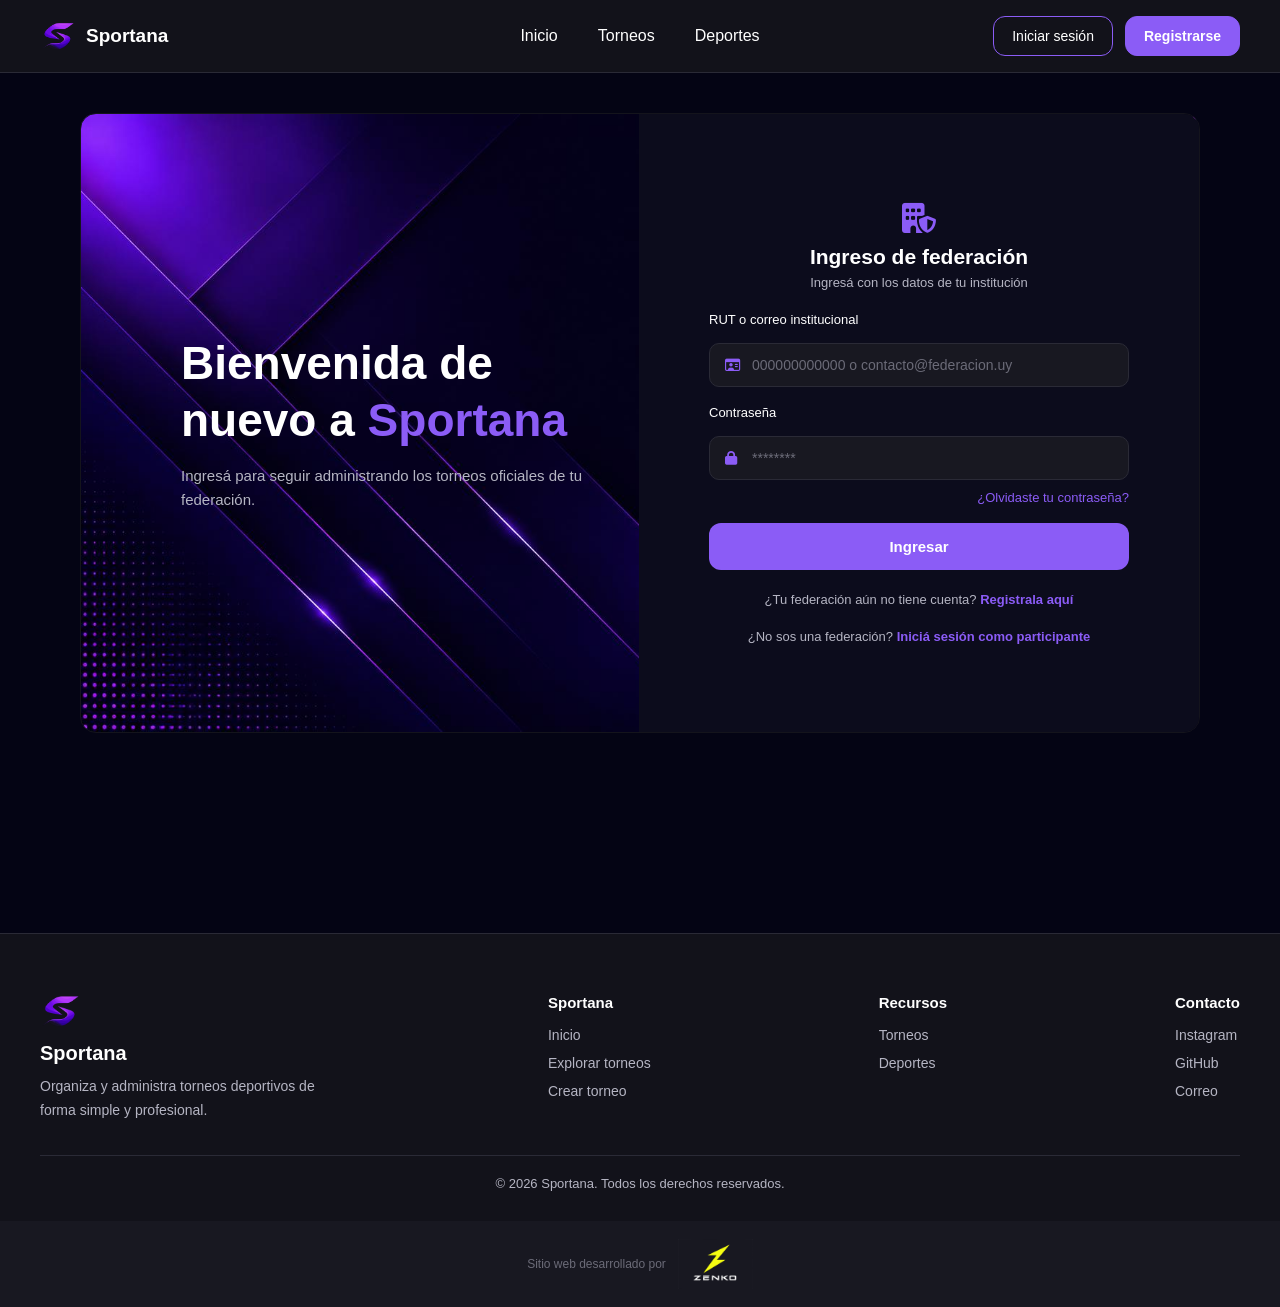
<file: sitio_web/login-federacion.html>
<!DOCTYPE html>
<html lang="es">
<head>
  <meta charset="UTF-8">
  <meta name="viewport" content="width=device-width, initial-scale=1.0">
  <title>Sportana | Ingreso de federación</title>
  <link rel="stylesheet" href="https://cdnjs.cloudflare.com/ajax/libs/font-awesome/6.7.2/css/all.min.css">
  <link rel="stylesheet" href="css/base.css">
  <link rel="stylesheet" href="css/auth.css">
</head>
<body>

  <header>
    <div class="header-contenido">
      <a href="index.html" class="logo">
        <img src="imgs/logo.png" alt="Sportana" class="logo-img">
        <span>Sportana</span>
      </a>

        <ul class="apart">
          <li><a href="index.html">Inicio</a></li>
          <li><a href="torneos.html">Torneos</a></li>
          <li><a href="deportes.html">Deportes</a></li>
 
        </ul>

        <div class="auth-buttons">
          <a href="login.html" class="btn-login">Iniciar sesión</a>
          <a href="registro.html" class="btn-registro">Registrarse</a>
        </div>
    </div>
  </header>

  <section class="auth-seccion">
    <div class="auth">
      <div class="auth-intro">
        <h1>Bienvenida de nuevo a <span class="nombre">Sportana</span></h1>
        <p>Ingresá para seguir administrando los torneos oficiales de tu federación.</p>
      </div>

      <div class="auth-panel">
        <div class="auth-panel-header">
          <i class="fa-solid fa-building-shield"></i>
          <h2>Ingreso de federación</h2>
          <p>Ingresá con los datos de tu institución</p>
        </div>

        <form class="auth-form" action="procesar_login_federacion.php" method="post" id="form-login-fed">
          <div id="mensaje-login-fed" style="display:none; padding:10px 14px; border-radius:6px; margin-bottom:14px; font-size:14px;"></div>
          <div class="campo">
            <label for="rut-login-federacion">RUT o correo institucional</label>
            <div class="campo-icono">
              <i class="fa-regular fa-id-card"></i>
              <input type="text" id="rut-login-federacion" name="identificador_federacion" placeholder="000000000000 o contacto@federacion.uy" autocomplete="username" required>
            </div>
          </div>

          <div class="campo">
            <label for="contra-login-federacion">Contraseña</label>
            <div class="campo-icono">
              <i class="fa-solid fa-lock"></i>
              <input type="password" id="contra-login-federacion" name="contrasena" placeholder="********" autocomplete="current-password" required>
            </div>
          </div>

          <a href="#" class="olvide">¿Olvidaste tu contraseña?</a>

          <button class="btn-registro btn-full" type="submit">Ingresar</button>

          <p class="auth-alt">¿Tu federación aún no tiene cuenta? <a href="registro-federacion.html" class="link-primario">Registrala aquí</a></p>
          <p class="auth-alt">¿No sos una federación? <a href="login.html" class="link-primario">Iniciá sesión como participante</a></p>
        </form>
        <script>
          document.getElementById('form-login-fed').addEventListener('submit', function (e) {
            e.preventDefault();
            var msg = document.getElementById('mensaje-login-fed');
            fetch('procesar_login_federacion.php', { method: 'POST', body: new FormData(this) })
              .then(function (r) { return r.json(); })
              .then(function (data) {
                msg.style.display = 'block';
                if (data.ok) {
                  msg.style.background = '#e6f4ea';
                  msg.style.color = '#1e7e34';
                  msg.textContent = 'Inicio de sesión exitoso: ' + data.nombre;
                } else {
                  msg.style.background = '#fdecea';
                  msg.style.color = '#c0392b';
                  msg.textContent = data.error;
                }
              })
              .catch(function () {
                msg.style.display = 'block';
                msg.style.background = '#fdecea';
                msg.style.color = '#c0392b';
                msg.textContent = 'No se pudo conectar con el servidor. Intentá nuevamente.';
              });
          });
        </script>
      </div>
    </div>
  </section>

  <footer id="contacto">
    <div class="footer-contenedor">

      <div class="footer-logo">
        <img src="imgs/logo.png" alt="Sportana">
        <h2>Sportana</h2>
        <p>Organiza y administra torneos deportivos de forma simple y profesional.</p>
      </div>

      <div class="footer-links">
        <h3>Sportana</h3>
        <a href="index.html">Inicio</a>
        <a href="torneos.html">Explorar torneos</a>
        <a href="crear.html">Crear torneo</a>
      </div>

      <div class="footer-links">
        <h3>Recursos</h3>
        <a href="torneos.html">Torneos</a>
        <a href="deportes.html">Deportes</a>
      </div>

      <div class="footer-links">
        <h3>Contacto</h3>
        <a href="#">Instagram</a>
        <a href="#">GitHub</a>
        <a href="mailto:contacto@sportana.uy">Correo</a>
      </div>

    </div>

    <hr>

    <p class="copy">© 2026 Sportana. Todos los derechos reservados.</p>
  </footer>

  <div class="creditos-empresa">
    <p>Sitio web desarrollado por</p>
    <img src="imgs/zenko-logo.png" alt="Zenko" class="logo-zenko">
  </div>

</body>
</html>
</file>
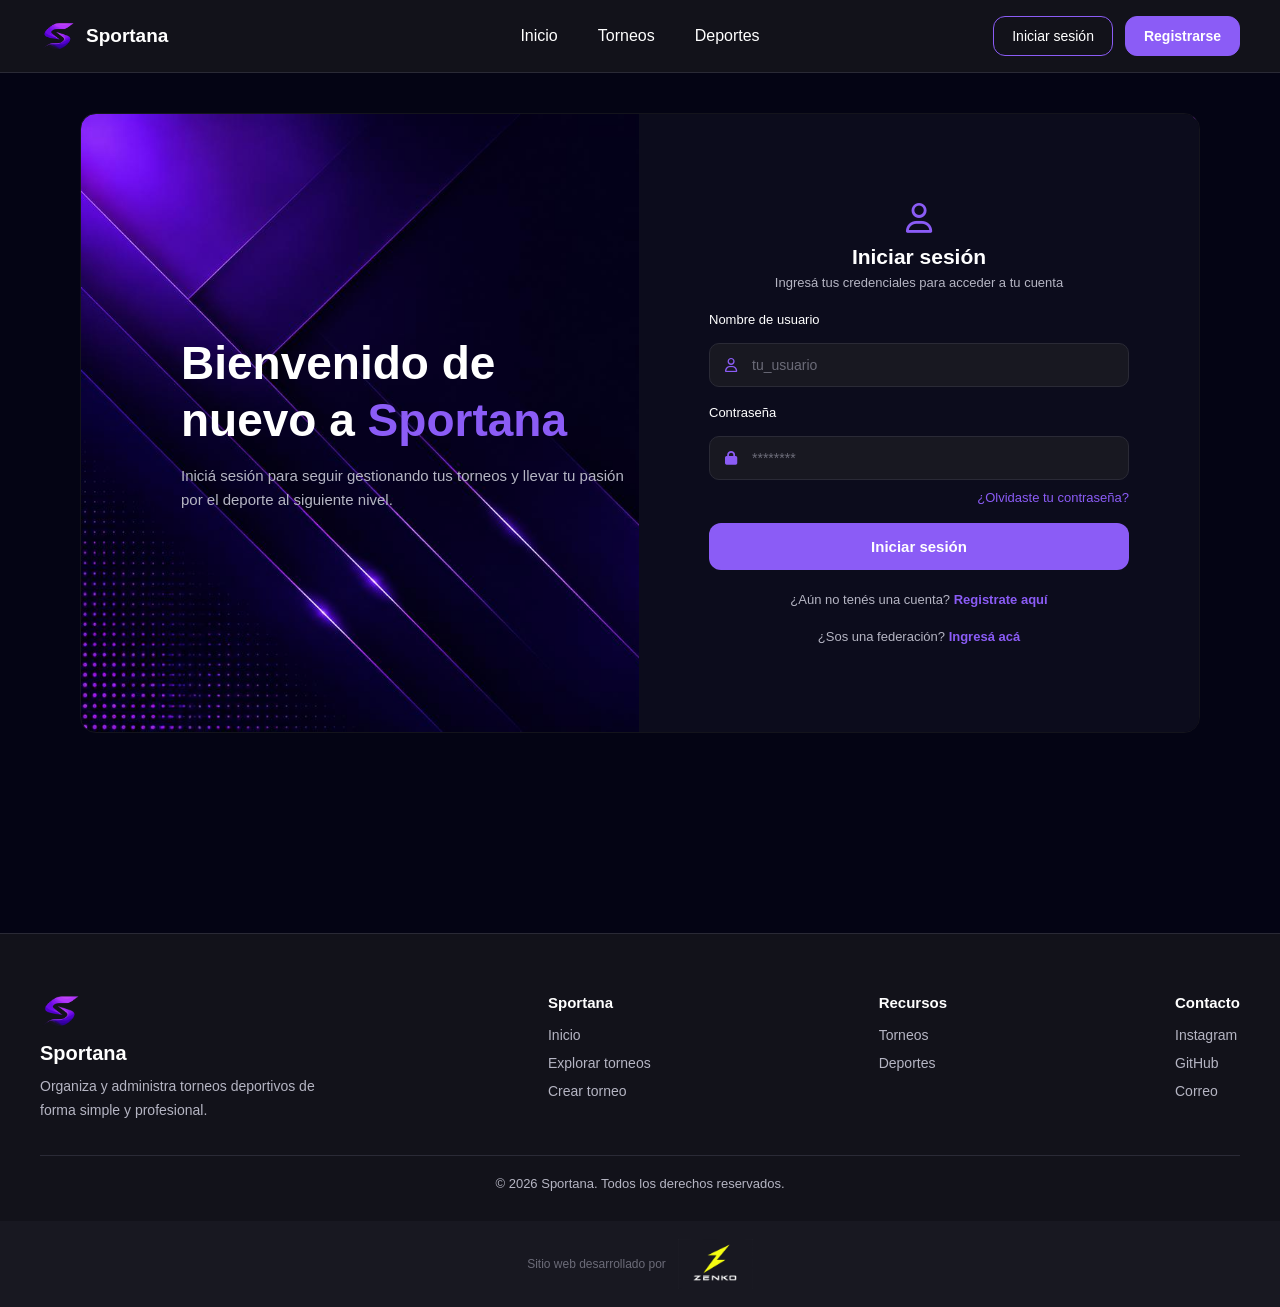
<file: sitio_web/login.html>
<!DOCTYPE html>
<html lang="es">
<head>
  <meta charset="UTF-8">
  <meta name="viewport" content="width=device-width, initial-scale=1.0">
  <title>Sportana | Iniciar sesión</title>
  <link rel="stylesheet" href="https://cdnjs.cloudflare.com/ajax/libs/font-awesome/6.7.2/css/all.min.css">
  <link rel="stylesheet" href="css/base.css">
  <link rel="stylesheet" href="css/auth.css">
</head>
<body>

  <header>
    <div class="header-contenido">
      <a href="index.html" class="logo">
        <img src="imgs/logo.png" alt="Sportana" class="logo-img">
        <span>Sportana</span>
      </a>

        <ul class="apart">
          <li><a href="index.html">Inicio</a></li>
          <li><a href="torneos.html">Torneos</a></li>
          <li><a href="deportes.html">Deportes</a></li>
         
        </ul>

        <div class="auth-buttons">
          <a href="login.html" class="btn-login">Iniciar sesión</a>
          <a href="registro.html" class="btn-registro">Registrarse</a>
        </div>
    </div>
  </header>

  <section class="auth-seccion">
    <div class="auth">
      <div class="auth-intro">
        <h1>Bienvenido de nuevo a <span class="nombre">Sportana</span></h1>
        <p>Iniciá sesión para seguir gestionando tus torneos y llevar tu pasión por el deporte al siguiente nivel.</p>
      </div>

      <div class="auth-panel">
        <div class="auth-panel-header">
          <i class="fa-regular fa-user"></i>
          <h2>Iniciar sesión</h2>
          <p>Ingresá tus credenciales para acceder a tu cuenta</p>
        </div>

        <form class="auth-form" action="procesar_login.php" method="post" id="form-login">
          <div id="mensaje-login" style="display:none; padding:10px 14px; border-radius:6px; margin-bottom:14px; font-size:14px;"></div>
          <div class="campo">
            <label for="usuario-login">Nombre de usuario</label>
            <div class="campo-icono">
              <i class="fa-regular fa-user"></i>
              <input type="text" id="usuario-login" name="usuario" placeholder="tu_usuario" autocomplete="username" required>
            </div>
          </div>

          <div class="campo">
            <label for="contra-login">Contraseña</label>
            <div class="campo-icono">
              <i class="fa-solid fa-lock"></i>
              <input type="password" id="contra-login" name="contrasena" placeholder="********" autocomplete="current-password" required>
            </div>
          </div>

          <a href="#" class="olvide">¿Olvidaste tu contraseña?</a>

          <button class="btn-registro btn-full" type="submit">Iniciar sesión</button>

          <p class="auth-alt">¿Aún no tenés una cuenta? <a href="registro.html" class="link-primario">Registrate aquí</a></p>
          <p class="auth-alt">¿Sos una federación? <a href="login-federacion.html" class="link-primario">Ingresá acá</a></p>
        </form>
        <script>
          document.getElementById('form-login').addEventListener('submit', function (e) {
            e.preventDefault();
            var msg = document.getElementById('mensaje-login');
            fetch('procesar_login.php', { method: 'POST', body: new FormData(this) })
              .then(function (r) { return r.json(); })
              .then(function (data) {
                msg.style.display = 'block';
                if (data.ok) {
                  msg.style.background = '#e6f4ea';
                  msg.style.color = '#1e7e34';
                  msg.textContent = 'Inicio de sesión exitoso. Rol: ' + data.rol;
                } else {
                  msg.style.background = '#fdecea';
                  msg.style.color = '#c0392b';
                  msg.textContent = data.error;
                }
              })
              .catch(function () {
                msg.style.display = 'block';
                msg.style.background = '#fdecea';
                msg.style.color = '#c0392b';
                msg.textContent = 'No se pudo conectar con el servidor. Intentá nuevamente.';
              });
          });
        </script>
      </div>
    </div>
  </section>

  <footer id="contacto">
    <div class="footer-contenedor">

      <div class="footer-logo">
        <img src="imgs/logo.png" alt="Sportana">
        <h2>Sportana</h2>
        <p>Organiza y administra torneos deportivos de forma simple y profesional.</p>
      </div>

      <div class="footer-links">
        <h3>Sportana</h3>
        <a href="index.html">Inicio</a>
        <a href="torneos.html">Explorar torneos</a>
        <a href="crear.html">Crear torneo</a>
      </div>

      <div class="footer-links">
        <h3>Recursos</h3>
        <a href="torneos.html">Torneos</a>
        <a href="deportes.html">Deportes</a>
      </div>

      <div class="footer-links">
        <h3>Contacto</h3>
        <a href="#">Instagram</a>
        <a href="#">GitHub</a>
        <a href="mailto:contacto@sportana.uy">Correo</a>
      </div>

    </div>

    <hr>

    <p class="copy">© 2026 Sportana. Todos los derechos reservados.</p>
  </footer>

  <div class="creditos-empresa">
    <p>Sitio web desarrollado por</p>
    <img src="imgs/zenko-logo.png" alt="Zenko" class="logo-zenko">
  </div>

</body>
</html>
</file>
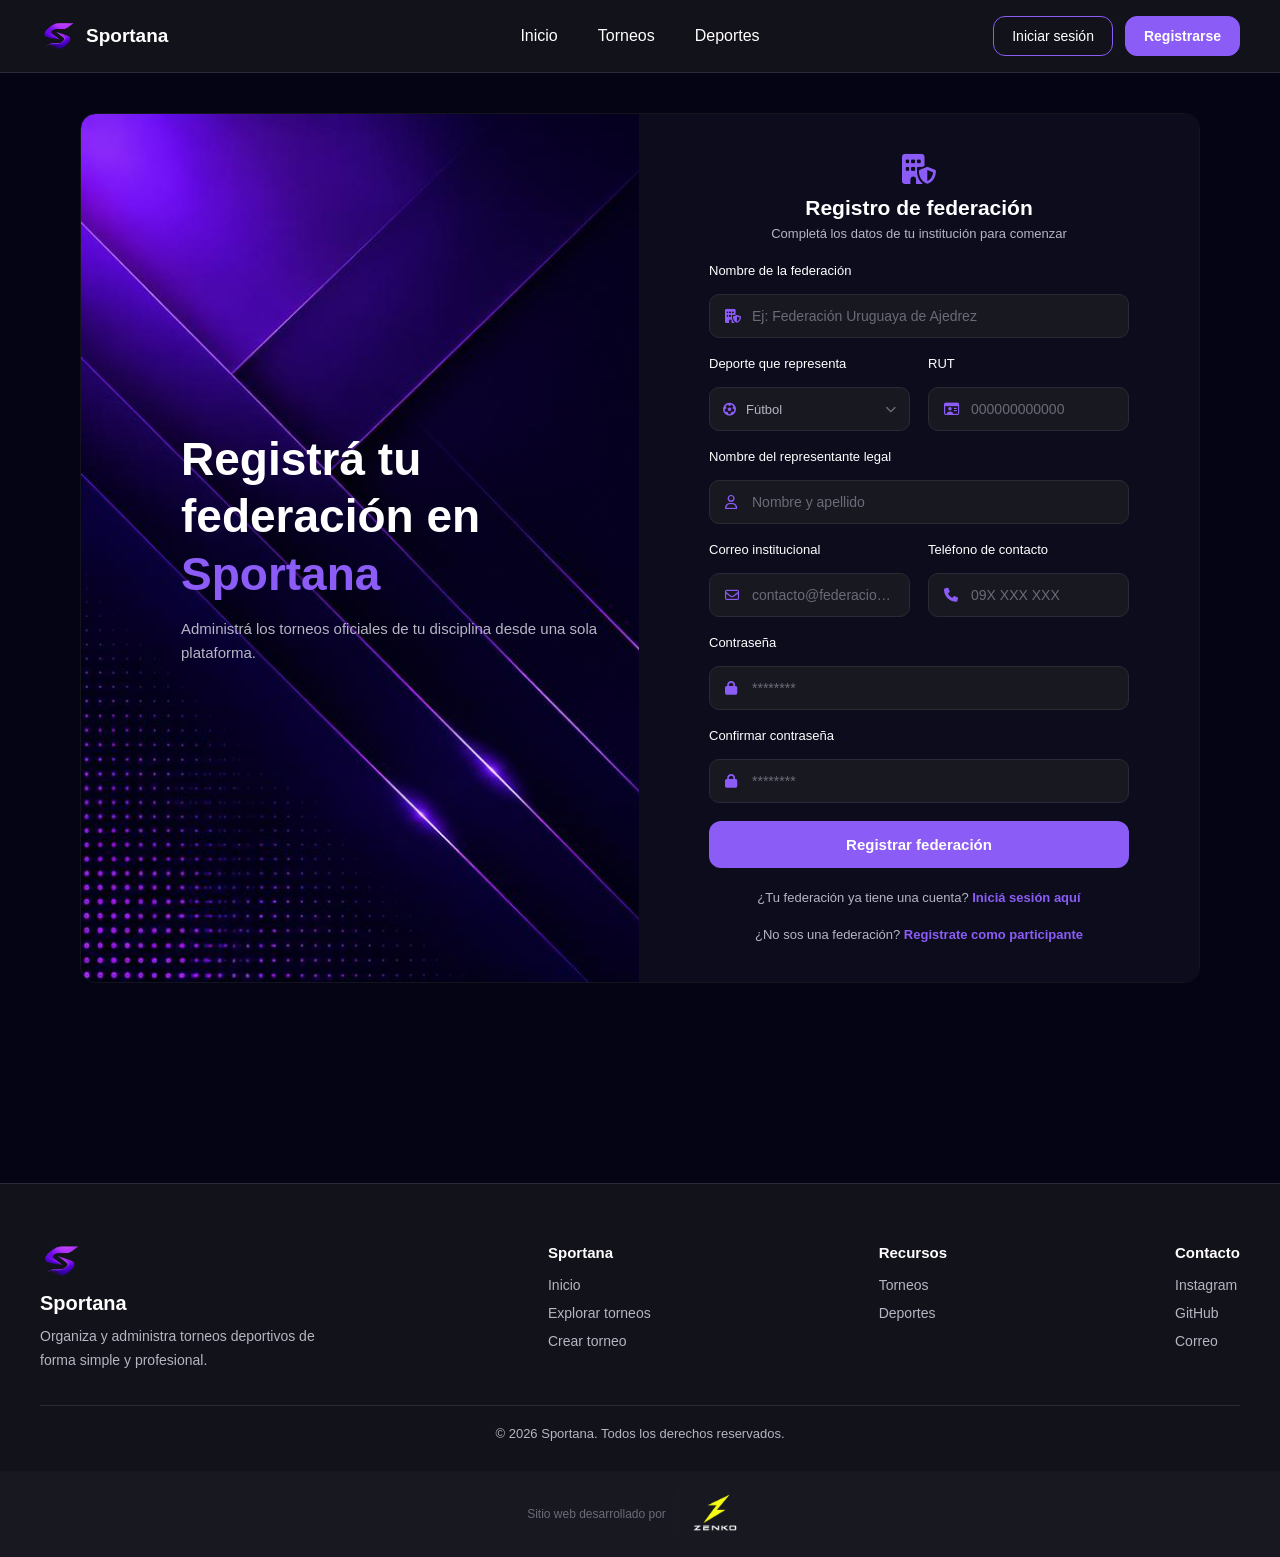
<file: sitio_web/registro-federacion.html>
<!DOCTYPE html>
<html lang="es">
<head>
  <meta charset="UTF-8">
  <meta name="viewport" content="width=device-width, initial-scale=1.0">
  <title>Sportana | Registro de federación</title>
  <link rel="stylesheet" href="https://cdnjs.cloudflare.com/ajax/libs/font-awesome/6.7.2/css/all.min.css">
  <link rel="stylesheet" href="css/base.css">
  <link rel="stylesheet" href="css/auth.css">
</head>
<body>

  <header>
    <div class="header-contenido">
      <a href="index.html" class="logo">
        <img src="imgs/logo.png" alt="Sportana" class="logo-img">
        <span>Sportana</span>
      </a>

        <ul class="apart">
          <li><a href="index.html">Inicio</a></li>
          <li><a href="torneos.html">Torneos</a></li>
          <li><a href="deportes.html">Deportes</a></li>

        </ul>

        <div class="auth-buttons">
          <a href="login.html" class="btn-login">Iniciar sesión</a>
          <a href="registro.html" class="btn-registro">Registrarse</a>
        </div>
    </div>
  </header>

  <section class="auth-seccion">
    <div class="auth">
      <div class="auth-intro">
        <h1>Registrá tu federación en <span class="nombre">Sportana</span></h1>
        <p>Administrá los torneos oficiales de tu disciplina desde una sola plataforma.</p>
      </div>

      <div class="auth-panel">
        <div class="auth-panel-header">
          <i class="fa-solid fa-building-shield"></i>
          <h2>Registro de federación</h2>
          <p>Completá los datos de tu institución para comenzar</p>
        </div>

        <form class="auth-form" action="procesar_registro_federacion.php" method="post" id="form-registro-fed">
          <div id="mensaje-registro-fed" style="display:none; padding:10px 14px; border-radius:6px; margin-bottom:14px; font-size:14px;"></div>
          <div class="campo">
            <label for="nombre-federacion">Nombre de la federación</label>
            <div class="campo-icono">
              <i class="fa-solid fa-building-shield"></i>
              <input type="text" id="nombre-federacion" name="nombre_federacion" placeholder="Ej: Federación Uruguaya de Ajedrez" autocomplete="organization" required>
            </div>
          </div>

          <div class="campo-fila">
            <div class="campo">
              <label for="deporte-federacion">Deporte que representa</label>
              <div class="filtro-select">
                <i class="fa-solid fa-futbol icono-izq"></i>
                <select id="deporte-federacion" name="deporte_federacion">
                  <option>Fútbol</option>
                  <option>Básquetbol</option>
                  <option>Ajedrez</option>
                  <option>Tenis</option>
                  <option>Voleibol</option>
                  <option>Boxeo</option>
                  <option>Lucha</option>
                  <option>Karate</option>
                  <option>Tenis de mesa</option>
                  <option>Natación</option>
                  <option>Tiro con arco</option>
                  <option>Counter-Strike 2</option>
                  <option>MMA</option>
                  <option>Valorant</option>
                  <option>Pádel</option>
                  <option>Billar</option>
                </select>
                <i class="fa-solid fa-chevron-down flecha"></i>
              </div>
            </div>
            <div class="campo">
              <label for="rut-federacion">RUT</label>
              <div class="campo-icono">
                <i class="fa-regular fa-id-card"></i>
                <input type="text" id="rut-federacion" name="rut" placeholder="000000000000" required>
              </div>
            </div>
          </div>

          <div class="campo">
            <label for="representante-federacion">Nombre del representante legal</label>
            <div class="campo-icono">
              <i class="fa-regular fa-user"></i>
              <input type="text" id="representante-federacion" name="representante" placeholder="Nombre y apellido" autocomplete="name" required>
            </div>
          </div>

          <div class="campo-fila">
            <div class="campo">
              <label for="correo-federacion">Correo institucional</label>
              <div class="campo-icono">
                <i class="fa-regular fa-envelope"></i>
                <input type="email" id="correo-federacion" name="correo_federacion" placeholder="contacto@federacion.uy" autocomplete="email" required>
              </div>
            </div>
            <div class="campo">
              <label for="telefono-federacion">Teléfono de contacto</label>
              <div class="campo-icono">
                <i class="fa-solid fa-phone"></i>
                <input type="tel" id="telefono-federacion" name="telefono" placeholder="09X XXX XXX" autocomplete="tel" required>
              </div>
            </div>
          </div>

          <div class="campo">
            <label for="contra-federacion">Contraseña</label>
            <div class="campo-icono">
              <i class="fa-solid fa-lock"></i>
              <input type="password" id="contra-federacion" name="contrasena" placeholder="********" autocomplete="new-password" required>
            </div>
          </div>

          <div class="campo">
            <label for="confirmar-contra-federacion">Confirmar contraseña</label>
            <div class="campo-icono">
              <i class="fa-solid fa-lock"></i>
              <input type="password" id="confirmar-contra-federacion" name="confirmar_contrasena" placeholder="********" autocomplete="new-password" required>
            </div>
          </div>

          <button class="btn-registro btn-full" type="submit">Registrar federación</button>

          <p class="auth-alt">¿Tu federación ya tiene una cuenta? <a href="login-federacion.html" class="link-primario">Iniciá sesión aquí</a></p>
          <p class="auth-alt">¿No sos una federación? <a href="registro.html" class="link-primario">Registrate como participante</a></p>
        </form>
        <script>
          document.getElementById('form-registro-fed').addEventListener('submit', function (e) {
            e.preventDefault();
            var msg = document.getElementById('mensaje-registro-fed');
            fetch('procesar_registro_federacion.php', { method: 'POST', body: new FormData(this) })
              .then(function (r) { return r.json(); })
              .then(function (data) {
                msg.style.display = 'block';
                if (data.ok) {
                  msg.style.background = '#e6f4ea';
                  msg.style.color = '#1e7e34';
                  msg.textContent = 'Cuenta de federación creada correctamente. Ya podés iniciar sesión.';
                } else {
                  msg.style.background = '#fdecea';
                  msg.style.color = '#c0392b';
                  msg.textContent = data.error;
                }
              })
              .catch(function () {
                msg.style.display = 'block';
                msg.style.background = '#fdecea';
                msg.style.color = '#c0392b';
                msg.textContent = 'No se pudo conectar con el servidor. Intentá nuevamente.';
              });
          });
        </script>
      </div>
    </div>
  </section>

  <footer id="contacto">
    <div class="footer-contenedor">

      <div class="footer-logo">
        <img src="imgs/logo.png" alt="Sportana">
        <h2>Sportana</h2>
        <p>Organiza y administra torneos deportivos de forma simple y profesional.</p>
      </div>

      <div class="footer-links">
        <h3>Sportana</h3>
        <a href="index.html">Inicio</a>
        <a href="torneos.html">Explorar torneos</a>
        <a href="crear.html">Crear torneo</a>
      </div>

      <div class="footer-links">
        <h3>Recursos</h3>
        <a href="torneos.html">Torneos</a>
        <a href="deportes.html">Deportes</a>
      </div>

      <div class="footer-links">
        <h3>Contacto</h3>
        <a href="#">Instagram</a>
        <a href="#">GitHub</a>
        <a href="mailto:contacto@sportana.uy">Correo</a>
      </div>

    </div>

    <hr>

    <p class="copy">© 2026 Sportana. Todos los derechos reservados.</p>
  </footer>

  <div class="creditos-empresa">
    <p>Sitio web desarrollado por</p>
    <img src="imgs/zenko-logo.png" alt="Zenko" class="logo-zenko">
  </div>

</body>
</html>
</file>
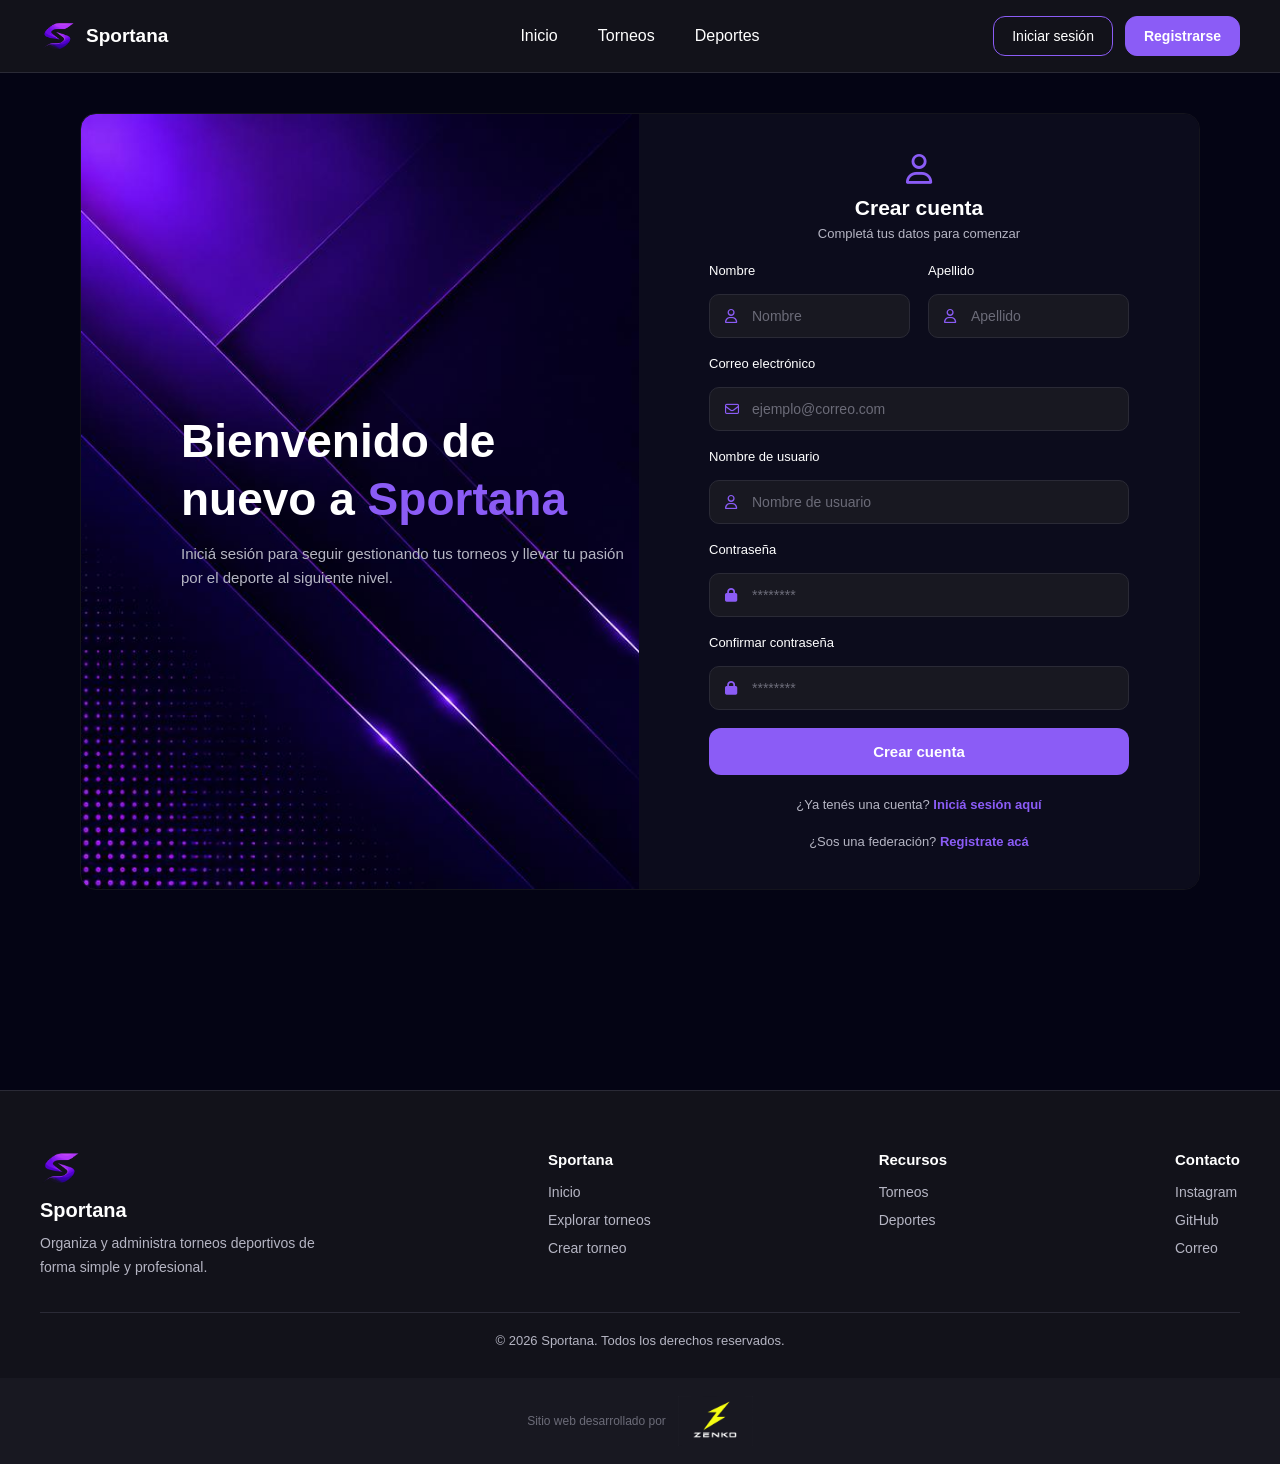
<file: sitio_web/registro.html>
<!DOCTYPE html>
<html lang="es">
<head>
  <meta charset="UTF-8">
  <meta name="viewport" content="width=device-width, initial-scale=1.0">
  <title>Sportana | Crear cuenta</title>
  <link rel="stylesheet" href="https://cdnjs.cloudflare.com/ajax/libs/font-awesome/6.7.2/css/all.min.css">
  <link rel="stylesheet" href="css/base.css">
  <link rel="stylesheet" href="css/auth.css">
</head>
<body>

  <header>
    <div class="header-contenido">
      <a href="index.html" class="logo">
        <img src="imgs/logo.png" alt="Sportana" class="logo-img">
        <span>Sportana</span>
      </a>

        <ul class="apart">
          <li><a href="index.html">Inicio</a></li>
          <li><a href="torneos.html">Torneos</a></li>
          <li><a href="deportes.html">Deportes</a></li>
     
        </ul>

        <div class="auth-buttons">
          <a href="login.html" class="btn-login">Iniciar sesión</a>
          <a href="registro.html" class="btn-registro">Registrarse</a>
        </div>
    </div>
  </header>

  <section class="auth-seccion">
    <div class="auth">
      <div class="auth-intro">
        <h1>Bienvenido de nuevo a <span class="nombre">Sportana</span></h1>
        <p>Iniciá sesión para seguir gestionando tus torneos y llevar tu pasión por el deporte al siguiente nivel.</p>
      </div>

      <div class="auth-panel">
        <div class="auth-panel-header">
          <i class="fa-regular fa-user"></i>
          <h2>Crear cuenta</h2>
          <p>Completá tus datos para comenzar</p>
        </div>

        <form class="auth-form" action="procesar_registro.php" method="post" id="form-registro">
          <div id="mensaje-registro" style="display:none; padding:10px 14px; border-radius:6px; margin-bottom:14px; font-size:14px;"></div>
          <div class="campo-fila">
            <div class="campo">
              <label for="nombre-registro">Nombre</label>
              <div class="campo-icono">
                <i class="fa-regular fa-user"></i>
                <input type="text" id="nombre-registro" name="nombre" placeholder="Nombre" autocomplete="given-name" required>
              </div>
            </div>
            <div class="campo">
              <label for="apellido-registro">Apellido</label>
              <div class="campo-icono">
                <i class="fa-regular fa-user"></i>
                <input type="text" id="apellido-registro" name="apellido" placeholder="Apellido" autocomplete="family-name" required>
              </div>
            </div>
          </div>

          <div class="campo">
            <label for="correo-registro">Correo electrónico</label>
            <div class="campo-icono">
              <i class="fa-regular fa-envelope"></i>
              <input type="email" id="correo-registro" name="correo" placeholder="ejemplo@correo.com" autocomplete="email" required>
            </div>
          </div>

          <div class="campo">
            <label for="usuario-registro">Nombre de usuario</label>
            <div class="campo-icono">
              <i class="fa-regular fa-user"></i>
              <input type="text" id="usuario-registro" name="usuario" placeholder="Nombre de usuario" autocomplete="username" required>
            </div>
          </div>

          <div class="campo">
            <label for="contra-registro">Contraseña</label>
            <div class="campo-icono">
              <i class="fa-solid fa-lock"></i>
              <input type="password" id="contra-registro" name="contrasena" placeholder="********" autocomplete="new-password" required>
            </div>
          </div>

          <div class="campo">
            <label for="confirmar-contra-registro">Confirmar contraseña</label>
            <div class="campo-icono">
              <i class="fa-solid fa-lock"></i>
              <input type="password" id="confirmar-contra-registro" name="confirmar_contrasena" placeholder="********" autocomplete="new-password" required>
            </div>
          </div>

          <button class="btn-registro btn-full" type="submit">Crear cuenta</button>

          <p class="auth-alt">¿Ya tenés una cuenta? <a href="login.html" class="link-primario">Iniciá sesión aquí</a></p>
          <p class="auth-alt">¿Sos una federación? <a href="registro-federacion.html" class="link-primario">Registrate acá</a></p>
        </form>
        <script>
          document.getElementById('form-registro').addEventListener('submit', function (e) {
            e.preventDefault();
            var msg = document.getElementById('mensaje-registro');
            fetch('procesar_registro.php', { method: 'POST', body: new FormData(this) })
              .then(function (r) { return r.json(); })
              .then(function (data) {
                msg.style.display = 'block';
                if (data.ok) {
                  msg.style.background = '#e6f4ea';
                  msg.style.color = '#1e7e34';
                  msg.textContent = 'Cuenta creada correctamente. Ya podés iniciar sesión.';
                } else {
                  msg.style.background = '#fdecea';
                  msg.style.color = '#c0392b';
                  msg.textContent = data.error;
                }
              })
              .catch(function () {
                msg.style.display = 'block';
                msg.style.background = '#fdecea';
                msg.style.color = '#c0392b';
                msg.textContent = 'No se pudo conectar con el servidor. Intentá nuevamente.';
              });
          });
        </script>
      </div>
    </div>
  </section>

  <footer id="contacto">
    <div class="footer-contenedor">

      <div class="footer-logo">
        <img src="imgs/logo.png" alt="Sportana">
        <h2>Sportana</h2>
        <p>Organiza y administra torneos deportivos de forma simple y profesional.</p>
      </div>

      <div class="footer-links">
        <h3>Sportana</h3>
        <a href="index.html">Inicio</a>
        <a href="torneos.html">Explorar torneos</a>
        <a href="crear.html">Crear torneo</a>
      </div>

      <div class="footer-links">
        <h3>Recursos</h3>
        <a href="torneos.html">Torneos</a>
        <a href="deportes.html">Deportes</a>
      </div>

      <div class="footer-links">
        <h3>Contacto</h3>
        <a href="#">Instagram</a>
        <a href="#">GitHub</a>
        <a href="mailto:contacto@sportana.uy">Correo</a>
      </div>

    </div>

    <hr>

    <p class="copy">© 2026 Sportana. Todos los derechos reservados.</p>
  </footer>

  <div class="creditos-empresa">
    <p>Sitio web desarrollado por</p>
    <img src="imgs/zenko-logo.png" alt="Zenko" class="logo-zenko">
  </div>

</body>
</html>
</file>
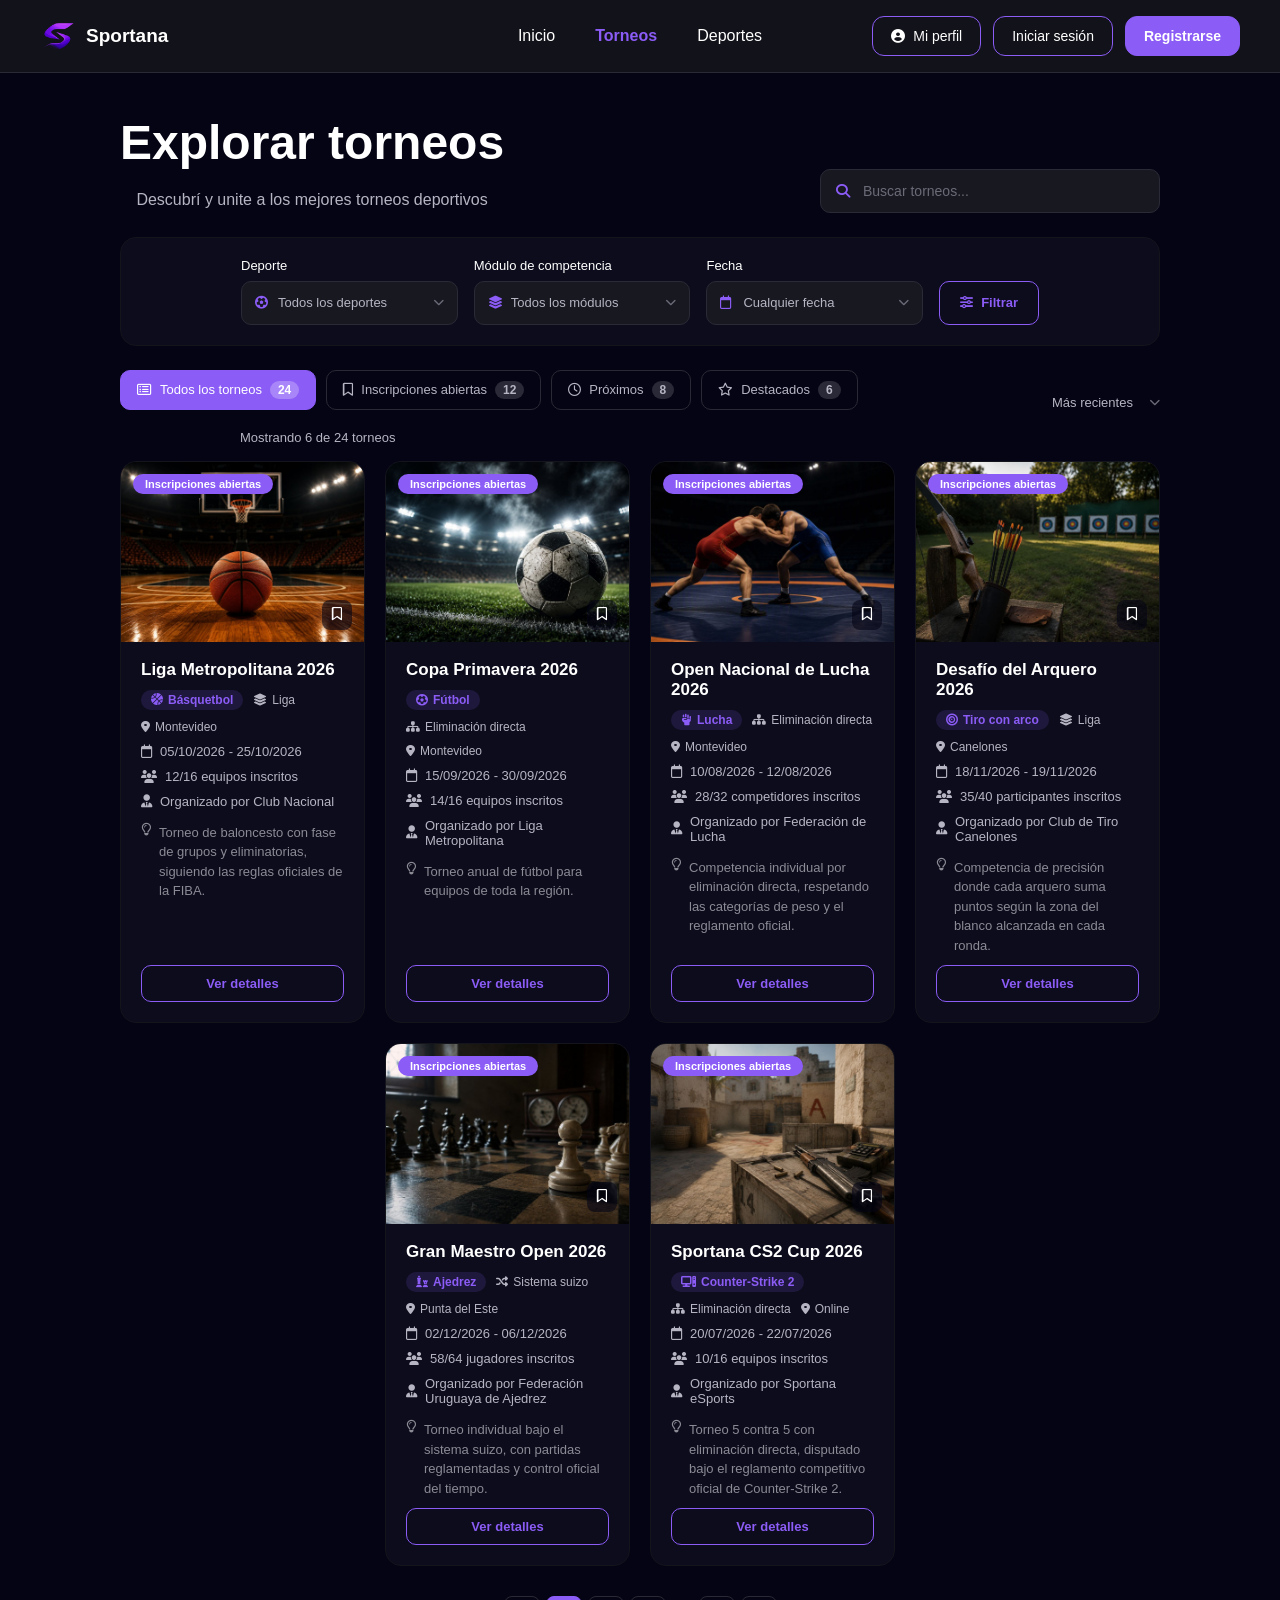
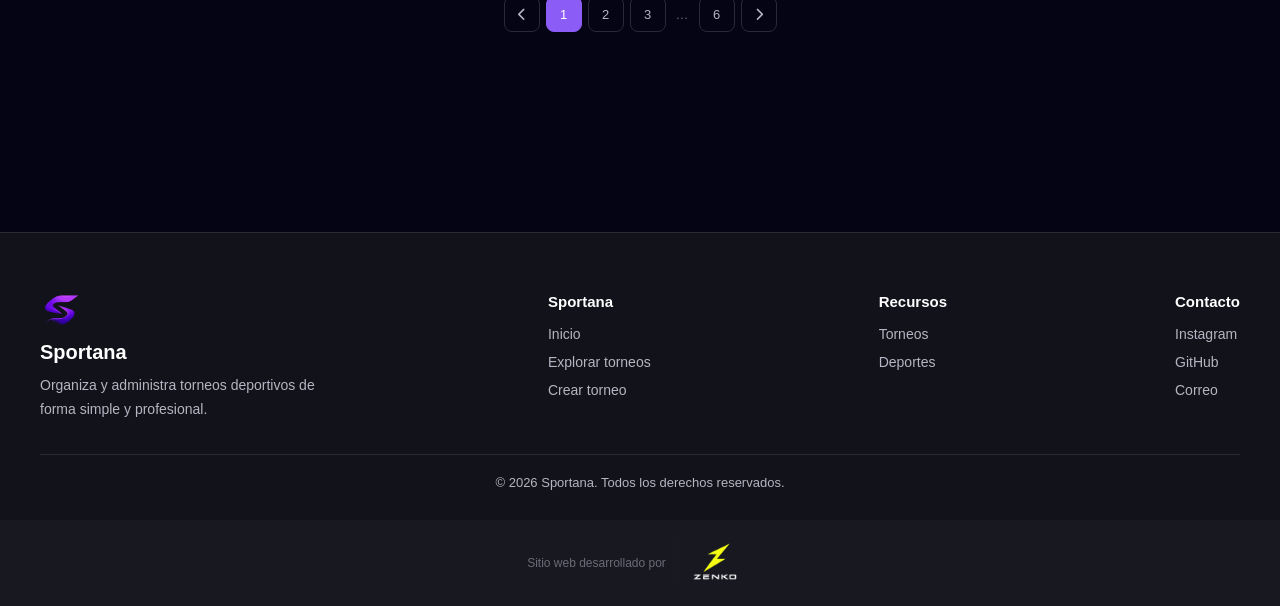
<file: sitio_web/torneos.html>
<!DOCTYPE html>
<html lang="es">
<head>
  <meta charset="UTF-8">
  <meta name="viewport" content="width=device-width, initial-scale=1.0">
  <title>Sportana | Explorar torneos</title>
  <link rel="stylesheet" href="https://cdnjs.cloudflare.com/ajax/libs/font-awesome/6.7.2/css/all.min.css">
  <link rel="stylesheet" href="css/base.css">
  <link rel="stylesheet" href="css/torneos.css">
</head>
<body>

  <header>
    <div class="header-contenido">
      <a href="index.html" class="logo">
        <img src="imgs/logo.png" alt="Sportana" class="logo-img">
        <span>Sportana</span>
      </a>

        <ul class="apart">
          <li><a href="index.html">Inicio</a></li>
          <li><a href="torneos.html" class="activo">Torneos</a></li>
          <li><a href="deportes.html">Deportes</a></li>
       
        </ul>

        <div class="auth-buttons">
          <a href="perfil.html" class="btn-login"><i class="fa-solid fa-circle-user"></i> Mi perfil</a>
          <a href="login.html" class="btn-login">Iniciar sesión</a>
          <a href="registro.html" class="btn-registro">Registrarse</a>
        </div>
    </div>
  </header>

  <section class="encabezado-pagina">
    <div class="titulo">
      <h1>Explorar torneos</h1>
      <p>Descubrí y unite a los mejores torneos deportivos</p>
    </div>

    <div class="buscador">
      <i class="fa-solid fa-magnifying-glass"></i>
      <input type="text" placeholder="Buscar torneos...">
    </div>
  </section>

  <section class="contenedor">
  <div class="filtro-tarjeta">
    <div class="filtro-grupo">
      <label for="filtro-deporte">Deporte</label>
      <div class="filtro-select">
        <i class="fa-solid fa-futbol icono-izq"></i>
        <select id="filtro-deporte">
          <option>Todos los deportes</option>
          <option>Fútbol</option>
          <option>Básquetbol</option>
          <option>Ajedrez</option>
          <option>Tenis</option>
          <option>Voleibol</option>
          <option>Boxeo</option>
          <option>Lucha</option>
          <option>Karate</option>
          <option>Tenis de mesa</option>
          <option>Natación</option>
          <option>Tiro con arco</option>
          <option>Counter-Strike 2</option>
          <option>MMA</option>
          <option>Valorant</option>
          <option>Pádel</option>
          <option>Billar</option>
        </select>
        <i class="fa-solid fa-chevron-down flecha"></i>
      </div>
    </div>

    <div class="filtro-grupo">
      <label for="filtro-modulo">Módulo de competencia</label>
      <div class="filtro-select">
        <i class="fa-solid fa-layer-group icono-izq"></i>
        <select id="filtro-modulo">
          <option>Todos los módulos</option>
          <option>Liga</option>
          <option>Eliminación directa</option>
          <option>Sistema suizo</option>
        </select>
        <i class="fa-solid fa-chevron-down flecha"></i>
      </div>
    </div>

    <div class="filtro-grupo">
      <label for="filtro-fecha">Fecha</label>
      <div class="filtro-select">
        <i class="fa-regular fa-calendar icono-izq"></i>
        <select id="filtro-fecha">
          <option>Cualquier fecha</option>
          <option>Esta semana</option>
          <option>Este mes</option>
        </select>
        <i class="fa-solid fa-chevron-down flecha"></i>
      </div>
    </div>

    <button class="btn-filtro" type="button">
      <i class="fa-solid fa-sliders"></i> Filtrar
    </button>
  </div>
  </section>

  <section class="seccion-listado">
    <div class="tab-torneo">
      <div class="tab-grupo">
        <button class="tab activo" type="button">
          <i class="fa-regular fa-rectangle-list"></i> Todos los torneos <span class="tab-cont">24</span>
        </button>
        <button class="tab" type="button">
          <i class="fa-regular fa-bookmark"></i> Inscripciones abiertas <span class="tab-cont">12</span>
        </button>
        <button class="tab" type="button">
          <i class="fa-regular fa-clock"></i> Próximos <span class="tab-cont">8</span>
        </button>
        <button class="tab" type="button">
          <i class="fa-regular fa-star"></i> Destacados <span class="tab-cont">6</span>
        </button>
      </div>

      <div class="orden-select">
        <select>
          <option>Más recientes</option>
          <option>Fecha de inicio</option>
        </select>
        <i class="fa-solid fa-chevron-down flecha"></i>
      </div>
    </div>

    <p class="contador-torneos">Mostrando 6 de 24 torneos</p>

    <div class="grid-torneos">
      <article class="tarjeta">
        <div class="imagen">
          <img src="imgs/basquete.jpg" alt="Liga Metropolitana 2026 de básquetbol">
          <span class="estado">Inscripciones abiertas</span>
          <button class="guardar" type="button">
            <i class="fa-regular fa-bookmark"></i>
          </button>
        </div>
        <div class="cuerpo">
          <h3>Liga Metropolitana 2026</h3>
          <div class="torneo-meta">
            <span class="categoria"><i class="fa-solid fa-basketball"></i> Básquetbol</span>
            <span class="formato"><i class="fa-solid fa-layer-group"></i> Liga</span>
            <span class="ubicacion"><i class="fa-solid fa-location-dot"></i> Montevideo</span>
          </div>
          <p class="dato"><i class="fa-regular fa-calendar"></i> 05/10/2026 - 25/10/2026</p>
          <p class="dato"><i class="fa-solid fa-users"></i> 12/16 equipos inscritos</p>
          <p class="dato"><i class="fa-solid fa-user-tie"></i> Organizado por Club Nacional</p>
          <p class="descripcion"><i class="fa-regular fa-lightbulb"></i> Torneo de baloncesto con fase de grupos y eliminatorias, siguiendo las reglas oficiales de la FIBA.</p>
          <a href="detalle.html" class="boton-detalles">Ver detalles</a>
        </div>
      </article>

      <article class="tarjeta">
        <div class="imagen">
          <img src="imgs/fubol.jpg" alt="Copa Primavera 2026 de fútbol">
          <span class="estado">Inscripciones abiertas</span>
          <button class="guardar" type="button">
            <i class="fa-regular fa-bookmark"></i>
          </button>
        </div>
        <div class="cuerpo">
          <h3>Copa Primavera 2026</h3>
          <div class="torneo-meta">
            <span class="categoria"><i class="fa-solid fa-futbol"></i> Fútbol</span>
            <span class="formato"><i class="fa-solid fa-sitemap"></i> Eliminación directa</span>
            <span class="ubicacion"><i class="fa-solid fa-location-dot"></i> Montevideo</span>
          </div>
          <p class="dato"><i class="fa-regular fa-calendar"></i> 15/09/2026 - 30/09/2026</p>
          <p class="dato"><i class="fa-solid fa-users"></i> 14/16 equipos inscritos</p>
          <p class="dato"><i class="fa-solid fa-user-tie"></i> Organizado por Liga Metropolitana</p>
          <p class="descripcion"><i class="fa-regular fa-lightbulb"></i> Torneo anual de fútbol para equipos de toda la región.</p>
          <a href="detalle.html" class="boton-detalles">Ver detalles</a>
        </div>
      </article>

      <article class="tarjeta">
        <div class="imagen">
          <img src="imgs/lucha.jpg" alt="Open Nacional de Lucha 2026">
          <span class="estado">Inscripciones abiertas</span>
          <button class="guardar" type="button">
            <i class="fa-regular fa-bookmark"></i>
          </button>
        </div>
        <div class="cuerpo">
          <h3>Open Nacional de Lucha 2026</h3>
          <div class="torneo-meta">
            <span class="categoria"><i class="fa-solid fa-hand-fist"></i> Lucha</span>
            <span class="formato"><i class="fa-solid fa-sitemap"></i> Eliminación directa</span>
            <span class="ubicacion"><i class="fa-solid fa-location-dot"></i> Montevideo</span>
          </div>
          <p class="dato"><i class="fa-regular fa-calendar"></i> 10/08/2026 - 12/08/2026</p>
          <p class="dato"><i class="fa-solid fa-users"></i> 28/32 competidores inscritos</p>
          <p class="dato"><i class="fa-solid fa-user-tie"></i> Organizado por Federación de Lucha</p>
          <p class="descripcion"><i class="fa-regular fa-lightbulb"></i> Competencia individual por eliminación directa, respetando las categorías de peso y el reglamento oficial.</p>
          <a href="detalle.html" class="boton-detalles">Ver detalles</a>
        </div>
      </article>

      <article class="tarjeta">
        <div class="imagen">
          <img src="imgs/arco.jpg" alt="Desafío del Arquero 2026">
          <span class="estado">Inscripciones abiertas</span>
          <button class="guardar" type="button">
            <i class="fa-regular fa-bookmark"></i>
          </button>
        </div>
        <div class="cuerpo">
          <h3>Desafío del Arquero 2026</h3>
          <div class="torneo-meta">
            <span class="categoria"><i class="fa-solid fa-bullseye"></i> Tiro con arco</span>
            <span class="formato"><i class="fa-solid fa-layer-group"></i> Liga</span>
            <span class="ubicacion"><i class="fa-solid fa-location-dot"></i> Canelones</span>
          </div>
          <p class="dato"><i class="fa-regular fa-calendar"></i> 18/11/2026 - 19/11/2026</p>
          <p class="dato"><i class="fa-solid fa-users"></i> 35/40 participantes inscritos</p>
          <p class="dato"><i class="fa-solid fa-user-tie"></i> Organizado por Club de Tiro Canelones</p>
          <p class="descripcion"><i class="fa-regular fa-lightbulb"></i> Competencia de precisión donde cada arquero suma puntos según la zona del blanco alcanzada en cada ronda.</p>
          <a href="detalle.html" class="boton-detalles">Ver detalles</a>
        </div>
      </article>

      <article class="tarjeta">
        <div class="imagen">
          <img src="imgs/ajedrez.jpg" alt="Gran Maestro Open 2026 de ajedrez">
          <span class="estado">Inscripciones abiertas</span>
          <button class="guardar" type="button">
            <i class="fa-regular fa-bookmark"></i>
          </button>
        </div>
        <div class="cuerpo">
          <h3>Gran Maestro Open 2026</h3>
          <div class="torneo-meta">
            <span class="categoria"><i class="fa-solid fa-chess"></i> Ajedrez</span>
            <span class="formato"><i class="fa-solid fa-shuffle"></i> Sistema suizo</span>
            <span class="ubicacion"><i class="fa-solid fa-location-dot"></i> Punta del Este</span>
          </div>
          <p class="dato"><i class="fa-regular fa-calendar"></i> 02/12/2026 - 06/12/2026</p>
          <p class="dato"><i class="fa-solid fa-users"></i> 58/64 jugadores inscritos</p>
          <p class="dato"><i class="fa-solid fa-user-tie"></i> Organizado por Federación Uruguaya de Ajedrez</p>
          <p class="descripcion"><i class="fa-regular fa-lightbulb"></i> Torneo individual bajo el sistema suizo, con partidas reglamentadas y control oficial del tiempo.</p>
          <a href="detalle.html" class="boton-detalles">Ver detalles</a>
        </div>
      </article>

      <article class="tarjeta">
        <div class="imagen">
          <img src="imgs/counter.jpg" alt="Sportana CS2 Cup 2026 de Counter-Strike 2">
          <span class="estado">Inscripciones abiertas</span>
          <button class="guardar" type="button">
            <i class="fa-regular fa-bookmark"></i>
          </button>
        </div>
        <div class="cuerpo">
          <h3>Sportana CS2 Cup 2026</h3>
          <div class="torneo-meta">
            <span class="categoria"><i class="fa-solid fa-computer"></i> Counter-Strike 2</span>
            <span class="formato"><i class="fa-solid fa-sitemap"></i> Eliminación directa</span>
            <span class="ubicacion"><i class="fa-solid fa-location-dot"></i> Online</span>
          </div>
          <p class="dato"><i class="fa-regular fa-calendar"></i> 20/07/2026 - 22/07/2026</p>
          <p class="dato"><i class="fa-solid fa-users"></i> 10/16 equipos inscritos</p>
          <p class="dato"><i class="fa-solid fa-user-tie"></i> Organizado por Sportana eSports</p>
          <p class="descripcion"><i class="fa-regular fa-lightbulb"></i> Torneo 5 contra 5 con eliminación directa, disputado bajo el reglamento competitivo oficial de Counter-Strike 2.</p>
          <a href="detalle.html" class="boton-detalles">Ver detalles</a>
        </div>
      </article>
    </div>

    <nav class="paginacion">
      <button class="pagina-flecha" type="button"><i class="fa-solid fa-chevron-left"></i></button>
      <button class="pagina-num activo" type="button">1</button>
      <button class="pagina-num" type="button">2</button>
      <button class="pagina-num" type="button">3</button>
      <span class="puntos">…</span>
      <button class="pagina-num" type="button">6</button>
      <button class="pagina-flecha" type="button"><i class="fa-solid fa-chevron-right"></i></button>
    </nav>
  </section>

  <footer id="contacto">
    <div class="footer-contenedor">

      <div class="footer-logo">
        <img src="imgs/logo.png" alt="Sportana">
        <h2>Sportana</h2>
        <p>Organiza y administra torneos deportivos de forma simple y profesional.</p>
      </div>

      <div class="footer-links">
        <h3>Sportana</h3>
        <a href="index.html">Inicio</a>
        <a href="torneos.html">Explorar torneos</a>
        <a href="crear.html">Crear torneo</a>
      </div>

      <div class="footer-links">
        <h3>Recursos</h3>
        <a href="torneos.html">Torneos</a>
        <a href="deportes.html">Deportes</a>
      </div>

      <div class="footer-links">
        <h3>Contacto</h3>
        <a href="#">Instagram</a>
        <a href="#">GitHub</a>
        <a href="mailto:contacto@sportana.uy">Correo</a>
      </div>

    </div>

    <hr>

    <p class="copy">© 2026 Sportana. Todos los derechos reservados.</p>
  </footer>

  <div class="creditos-empresa">
    <p>Sitio web desarrollado por</p>
    <img src="imgs/zenko-logo.png" alt="Zenko" class="logo-zenko">
  </div>

</body>
</html>
</file>
<file: sitio_web/css/base.css>
*{
  box-sizing: border-box;
}
html{
  overflow-x: hidden;
  width: 100%;
}
body{
  overflow-x: hidden;
  width: 100%;
  margin: 0;
  background-color: #040414;
  font-family: 'Poppins', -apple-system, BlinkMacSystemFont, sans-serif;
  color: #B5B5C3;
}
h1, h2, h3, h4{
  color: #FFFFFF;
  font-weight: 700;
  margin: 0;
}
p{
  margin: 0;
}
a{
  color: inherit;
}
img{
  max-width: 100%;
  display: block;
}
hr{
  border: none;
  border-top: 1px solid #2A2A36;
  margin: 40px 0;
}
button, input, select, textarea{
  font-family: 'Poppins', -apple-system, BlinkMacSystemFont, sans-serif;
}


.contenedor{
  padding-left: 20px;
  padding-right: 20px;
}

.resaltado{
  color: #8B5CF6;
  display: block;
}
header{
  background-color: #12121A;
  border-bottom: 1px solid #2A2A36;
}
.header-contenido{
  display: flex;
  flex-direction: column;
  align-items: center;
  gap: 16px;
  padding: 16px 16px;
}
.logo{
  display: flex;
  align-items: center;
  gap: 10px;
  color: #FFFFFF;
  font-weight: 700;
  font-size: 19px;
  text-decoration: none;
  white-space: nowrap;
}
.logo-img{
  height: 30px;
  width: auto;
}

.apart{
  font-weight: 400;
  display: flex;
  flex-direction: column;
  align-items: center;
  list-style: none;
  gap: 14px;
  margin: 0;
  padding: 0;
  text-align: center;
}
.apart a{
  transition: .25s ease;
  text-decoration: none;
  color: #FFFFFF;
  padding: 4px 0;
}
.apart a:hover{
  color: #7C3AED;
}
.apart a.activo{
  color: #8B5CF6;
  font-weight: 600;
}

.auth-buttons{
  display: flex;
  flex-direction: column;
  align-items: stretch;
  gap: 10px;
  width: 100%;
}
.btn-login,
.btn-registro{
  display: inline-flex;
  align-items: center;
  justify-content: center;
  gap: 8px;
  text-decoration: none;
  color: #FFFFFF;
  border-radius: 12px;
  padding: 11px 18px;
  font-size: 14px;
  font-weight: 500;
  cursor: pointer;
  transition: .25s cubic-bezier(0.55, 0.055, 0.675, 0.19);
  white-space: nowrap;
  border: 1px solid #8B5CF6;
  background-color: transparent;
}
.btn-login:hover{
  background-color: #8B5CF6;
  transform: translateY(-2px);
  transition-timing-function: cubic-bezier(0.215, 0.61, 0.355, 1);
}
.btn-registro{
  background-color: #8B5CF6;
  border: 1px solid #8B5CF6;
  font-weight: 600;
}
.btn-registro:hover{
  background-color: #7C3AED;
  border-color: #7C3AED;
  transform: translateY(-2px);
  transition-timing-function: cubic-bezier(0.215, 0.61, 0.355, 1);
}

@media (min-width: 480px){
  .auth-buttons{
    flex-direction: row;
    justify-content: center;
    width: auto;
  }
}
@media (min-width: 1024px){
  .header-contenido{
    flex-direction: row;
    align-items: center;
    justify-content: space-between;
  }
  .logo{
    flex: 1;
  }
  .apart{
    flex: 1;
    flex-direction: row;
    justify-content: center;
    gap: 32px;
    font-size: 15px;
  }
  .auth-buttons{
    flex: 1;
    flex-direction: row;
    justify-content: flex-end;
    width: auto;
    gap: 12px;
  }
}
@media (min-width: 1280px){
  .apart{ font-size: 16px; gap: 40px; }
}


.btn-crear,
.btn-explorar{
  display: inline-flex;
  align-items: center;
  justify-content: center;
  gap: 10px;
  transition: .25s cubic-bezier(0.55, 0.055, 0.675, 0.19);
  text-decoration: none;
  color: #FFFFFF;
  border-radius: 12px;
  padding: 14px 24px;
  font-size: 15px;
  font-weight: 600;
  cursor: pointer;
}
.btn-crear{
  background-color: #8B5CF6;
  border: 1px solid #8B5CF6;
}
.btn-crear:hover{
  background-color: #7C3AED;
  border-color: #7C3AED;
  transform: translateY(-2px);
  transition-timing-function: cubic-bezier(0.215, 0.61, 0.355, 1);
}
.btn-explorar{
  border: 1px solid #8B5CF6;
  background: transparent;
  color: #8B5CF6;
}
.btn-explorar:hover{
  background-color: #8B5CF6;
  color: #FFFFFF;
  transform: translateY(-2px);
  transition-timing-function: cubic-bezier(0.215, 0.61, 0.355, 1);
}

.tarjeta{
  background-color: #0c0c1c;
  border: 1px solid #14141c;
  border-radius: 16px;
  overflow: hidden;
  display: flex;
  flex-direction: column;
  width: 100%;
  transition: .25s cubic-bezier(0.55, 0.055, 0.675, 0.19);
}
.tarjeta:hover{
  border-color: #8B5CF6;
  background-color: rgba(139, 92, 246, .08);
  transform: translateY(-6px);
  transition-timing-function: cubic-bezier(0.215, 0.61, 0.355, 1);
}
.tarjeta .imagen{
  position: relative;
  width: 100%;
  height: 170px;
  overflow: hidden;
}
.tarjeta .imagen img{
  width: 100%;
  height: 100%;
  object-fit: cover;
}
.estado{
  position: absolute;
  top: 12px;
  left: 12px;
  padding: 4px 12px;
  border-radius: 20px;
  font-size: 11px;
  font-weight: 600;
  color: #FFFFFF;
  background-color: #8B5CF6;
}
.guardar{
  position: absolute;
  bottom: 12px;
  right: 12px;
  width: 30px;
  height: 30px;
  border-radius: 8px;
  border: none;
  background-color: rgba(4, 4, 20, .6);
  color: #FFFFFF;
  cursor: pointer;
  display: flex;
  align-items: center;
  justify-content: center;
  transition: .25s ease;
}
.guardar:hover{
  background-color: #8B5CF6;
}
.tarjeta .cuerpo{
  padding: 18px 20px 20px;
  display: flex;
  flex-direction: column;
  align-items: flex-start;
  gap: 10px;
  flex: 1;
}
.tarjeta .cuerpo h3{
  font-size: 17px;
  width: 100%;
}
.torneo-meta{
  display: flex;
  align-items: center;
  gap: 10px;
  flex-wrap: wrap;
  width: 100%;
}
.categoria{
  display: inline-flex;
  align-items: center;
  gap: 5px;
  background-color: rgba(139, 92, 246, .15);
  color: #8B5CF6;
  font-size: 12px;
  font-weight: 600;
  padding: 3px 10px;
  border-radius: 20px;
}
.formato,
.ubicacion{
  color: #B5B5C3;
  font-size: 12px;
  display: flex;
  align-items: center;
  gap: 5px;
}
.dato{
  color: #B5B5C3;
  font-size: 13px;
  display: flex;
  align-items: center;
  gap: 8px;
  margin: 0;
}
.descripcion{
  color: #8B8B96;
  font-size: 13px;
  display: flex;
  gap: 8px;
  margin: 4px 0 0;
  line-height: 1.5;
}
.boton-detalles{
  width: 100%;
  display: block;
  text-decoration: none;
  background-color: transparent;
  border: 1px solid #8B5CF6;
  border-radius: 10px;
  color: #8B5CF6;
  padding: 10px;
  font-size: 13px;
  font-weight: 600;
  cursor: pointer;
  text-align: center;
  margin-top: auto;
  transition: .25s ease;
}
.boton-detalles:hover{
  background-color: #7C3AED;
  border-color: #7C3AED;
  color: #FFFFFF;
}
@media (min-width: 768px){
  .tarjeta .imagen{ height: 180px; }
}


.grid-torneos{
  display: flex;
  flex-direction: column;
  align-items: center;
  gap: 20px;
}
@media (min-width: 768px){
  .grid-torneos{
    flex-direction: row;
    flex-wrap: wrap;
    align-items: stretch;
    justify-content: center;
  }
  .grid-torneos .tarjeta{ width: calc(50% - 10px); }
}
@media (min-width: 1024px){
  .grid-torneos .tarjeta{ width: calc(33.333% - 14px); }
}
@media (min-width: 1280px){
  .grid-torneos .tarjeta{ width: calc(25% - 15px); }
}
.encabezado-pagina{
  display: flex;
  flex-direction: column;
  gap: 20px;
  padding: 32px 20px 24px;
}
.titulo{
  text-align: center;
}
.titulo h1{
  font-size: 26px;
  line-height: 1.25;
}
.titulo p{
  color: #B5B5C3;
  font-weight: 300;
  font-size: 14px;
  margin-top: 14px;
  line-height: 1.6;
}
@media (min-width: 768px){
  .titulo h1{ font-size: 36px; }
  .titulo p{ font-size: 16px; }
}
@media (min-width: 1024px){
  .titulo h1{ font-size: 44px; }
}
@media (min-width: 1280px){
  .titulo h1{ font-size: 48px; }
}

.tab-torneo{
  display: flex;
  flex-direction: column;
  align-items: stretch;
  gap: 14px;
}
.tab-grupo{
  display: flex;
  justify-content: center;
  gap: 10px;
  flex-wrap: wrap;
}
.tab{
  display: inline-flex;
  align-items: center;
  gap: 8px;
  background-color: transparent;
  border: 1px solid #2A2A36;
  border-radius: 10px;
  color: #B5B5C3;
  cursor: pointer;
  transition: .25s ease;
  padding: 10px 16px;
  font-size: 13px;
  white-space: nowrap;
}
.tab:hover{
  border-color: #8B5CF6;
  background-color: #8B5CF6;
  color: #FFFFFF;
}
.tab.activo{
  background-color: #8B5CF6;
  border-color: #8B5CF6;
  color: #FFFFFF;
}
.tab.activo:hover{
  background-color: #7C3AED;
}
.tab-cont{
  background-color: rgba(255, 255, 255, .15);
  border-radius: 20px;
  padding: 2px 8px;
  font-size: 12px;
  font-weight: 600;
}
.tab.activo .tab-cont{
  background-color: rgba(255, 255, 255, .25);
}


@media (min-width: 768px){
  .tab-torneo{ flex-direction: row; justify-content: space-between; align-items: center; }
  .tab-grupo{ justify-content: flex-start; }
}
.buscador{
  position: relative;
  max-width: 100%;
}
.buscador i{
  position: absolute;
  left: 16px;
  top: 50%;
  transform: translateY(-50%);
  color: #8B5CF6;
  font-size: 14px;
  line-height: 1;
  pointer-events: none;
}
.buscador input{
  width: 100%;
  padding: 13px 14px 13px 42px;
  background-color: #181821;
  border: 1px solid #2A2A36;
  border-radius: 10px;
  color: #FFFFFF;
  font-size: 14px;
  transition: .25s ease;
}
.buscador input:hover{
  border-color: #8B5CF6;
}
.buscador input::placeholder{
  color: #6B6B78;
}


.filtro-tarjeta{
  display: flex;
  flex-direction: column;
  align-items: stretch;
  gap: 16px;
  background-color: #0c0c1c;
  border: 1px solid #14141c;
  border-radius: 16px;
  padding: 20px 20px;
  transition: .25s cubic-bezier(0.55, 0.055, 0.675, 0.19);
}
.filtro-tarjeta:hover{
  border-color: #8B5CF6;
  transition-timing-function: cubic-bezier(0.215, 0.61, 0.355, 1);
}
.filtro-grupo{
  display: flex;
  flex-direction: column;
  gap: 8px;
  flex: 1;
  min-width: 0;
}
.filtro-grupo label{
  color: #FFFFFF;
  font-size: 13px;
  font-weight: 500;
}
.btn-filtro{
  display: flex;
  align-items: center;
  justify-content: center;
  gap: 8px;
  background-color: transparent;
  border: 1px solid #8B5CF6;
  border-radius: 10px;
  color: #8B5CF6;
  padding: 12px 20px;
  font-size: 13px;
  font-weight: 600;
  cursor: pointer;
  transition: .25s ease;
  height: 44px;
  white-space: nowrap;
}
.btn-filtro:hover{
  background-color: #8B5CF6;
  color: #FFFFFF;
}


@media (min-width: 768px){
  .filtro-tarjeta{ flex-direction: row; align-items: flex-end; }
}

.tarjeta-formulario{
  background-color: #0c0c1c;
  border: 1px solid #14141c;
  border-radius: 16px;
  padding: 22px 20px;
  transition: .25s cubic-bezier(0.55, 0.055, 0.675, 0.19);
}
.tarjeta-formulario:hover{
  border-color: #8B5CF6;
  transition-timing-function: cubic-bezier(0.215, 0.61, 0.355, 1);
}
.titulo-formulario{
  display: flex;
  align-items: center;
  gap: 8px;
  font-size: 17px;
  font-weight: 700;
  margin-bottom: 16px;
}
.subtitulo-formulario{
  color: #8B8B96;
  font-size: 12px;
  margin-top: -12px;
  margin-bottom: 16px;
}
.fila-campos{
  display: flex;
  flex-direction: column;
  gap: 16px;
  margin-bottom: 16px;
}
.fila-campos:last-child{
  margin-bottom: 0;
}
.campo{
  display: flex;
  flex-direction: column;
  gap: 8px;
  flex: 1;
  min-width: 0;
}
.campo label{
  color: #FFFFFF;
  font-size: 13px;
  font-weight: 500;
}
.input-campo,
.textarea-campo{
  width: 100%;
  padding: 13px 14px;
  background-color: #181821;
  border: 1px solid #2A2A36;
  border-radius: 10px;
  color: #FFFFFF;
  font-size: 14px;
  transition: .25s ease;
}
.textarea-campo{
  min-height: 130px;
  resize: vertical;
  font-family: 'Poppins', -apple-system, BlinkMacSystemFont, sans-serif;
}
.input-campo::placeholder,
.textarea-campo::placeholder{
  color: #6B6B78;
}
.input-campo:hover,
.textarea-campo:hover{
  border-color: #8B5CF6;
}

.campo-icono{
  position: relative;
  display: flex;
  align-items: center;
  width: 100%;
  background-color: #181821;
  border: 1px solid #2A2A36;
  border-radius: 10px;
  transition: .25s ease;
}
.campo-icono:hover{
  border-color: #8B5CF6;
}
.campo-icono input{
  width: 100%;
  background-color: transparent;
  border: none;
  border-radius: 10px;
  color: #FFFFFF;
  font-size: 14px;
  padding: 13px 14px 13px 42px;
  text-overflow: ellipsis;
  overflow: hidden;
  white-space: nowrap;
}
.campo-icono input::placeholder{
  color: #6B6B78;
}
.campo-icono i{
  position: absolute;
  left: 15px;
  top: 50%;
  transform: translateY(-50%);
  color: #8B5CF6;
  font-size: 14px;
  line-height: 1;
  pointer-events: none;
}
.filtro-select{
  position: relative;
  display: flex;
  align-items: center;
}
.filtro-select .icono-izq{
  position: absolute;
  left: 14px;
  color: #8B5CF6;
  font-size: 13px;
  pointer-events: none;
}
.filtro-select .flecha{
  position: absolute;
  right: 14px;
  color: #6B6B78;
  font-size: 11px;
  pointer-events: none;
}
.filtro-select select{
  width: 100%;
  height: 44px;
  padding: 10px 32px 10px 36px;
  background-color: #181821;
  border: 1px solid #2A2A36;
  border-radius: 10px;
  color: #B5B5C3;
  font-size: 13px;
  appearance: none;
  transition: .25s ease;
  cursor: pointer;
}
.filtro-select select:hover{
  border-color: #8B5CF6;
}


.acciones-formulario{
  display: flex;
  flex-direction: column-reverse;
  gap: 12px;
}
.acciones-formulario .btn-login,
.acciones-formulario .btn-registro{
  text-align: center;
  padding: 13px 20px;
  font-size: 14px;
}
.acciones-formulario .btn-registro{
  font-weight: 700;
}

@media (min-width: 768px){
  .fila-campos{ flex-direction: row; }
  .acciones-formulario{ flex-direction: row; justify-content: flex-end; }
}

.lista-equipos{
  display: flex;
  flex-direction: column;
}
.fila-equipo{
  display: flex;
  align-items: center;
  justify-content: space-between;
  gap: 10px;
  padding: 12px 0;
  border-top: 1px solid #2A2A36;
  transition: .25s ease;
}
.fila-equipo:first-child{
  border-top: none;
}
.fila-equipo:hover{
  background-color: rgba(139, 92, 246, .08);
}
.fila-equipo p{
  color: #FFFFFF;
  font-size: 13px;
  font-weight: 500;
  margin: 0;
  flex: 1;
  min-width: 0;
}
.fila-equipo span{
  color: #B5B5C3;
  font-size: 12px;
}
.avatar-equipo{
  display: flex;
  align-items: center;
  justify-content: center;
  width: 32px;
  height: 32px;
  min-width: 32px;
  border-radius: 50%;
  background-color: #8B5CF6;
  color: #FFFFFF;
  font-size: 13px;
  font-weight: 700;
}

.grupo-fixture{
  margin-bottom: 20px;
}
.grupo-fixture:last-child{
  margin-bottom: 0;
}
.subtitulo-fixture{
  color: #6B6B78;
  font-size: 11px;
  font-weight: 600;
  margin: 0 0 10px;
}
.lista-partidos{
  display: flex;
  flex-direction: column;
}
.fila-partido{
  display: flex;
  flex-direction: column;
  align-items: center;
  justify-content: center;
  gap: 6px;
  padding: 12px 0;
  border-top: 1px solid #2A2A36;
  transition: .25s ease;
  text-align: center;
  width: 100%;
}
.fila-partido:first-child{
  border-top: none;
}
.fila-partido:hover{
  background-color: rgba(139, 92, 246, .08);
}
.equipo-partido{
  color: #FFFFFF;
  font-size: 13px;
  font-weight: 500;
  width: 100%;
  text-align: center;
}
.dato-partido{
  color: #8B5CF6;
  font-size: 12px;
  font-weight: 600;
  display: flex;
  align-items: center;
  justify-content: center;
  gap: 6px;
  white-space: nowrap;
}
.resultado-partido{
  color: #8B5CF6;
  font-size: 14px;
  font-weight: 700;
  width: 100%;
  text-align: center;
}

@media (min-width: 768px){
  .fila-partido{
    flex-direction: row;
    justify-content: space-between;
    text-align: left;
  }
  .equipo-partido{ flex: 1; width: auto; text-align: left; }
  .equipo-partido:last-child{ text-align: right; }
  .resultado-partido{ width: auto; }
}


.volver{
  display: flex;
}
.btn-volver{
  display: inline-flex;
  align-items: center;
  gap: 8px;
  text-decoration: none;
  color: #B5B5C3;
  font-size: 13px;
  transition: .25s ease;
}
.btn-volver:hover{
  color: #8B5CF6;
}
.paginacion{
  display: flex;
  justify-content: center;
  align-items: center;
  gap: 6px;
  margin: 8px 0 60px;
}
.pagina-num,
.pagina-flecha{
  background-color: transparent;
  border: 1px solid #2A2A36;
  border-radius: 8px;
  color: #B5B5C3;
  display: flex;
  align-items: center;
  justify-content: center;
  width: 32px;
  height: 32px;
  font-size: 13px;
  cursor: pointer;
  transition: .25s ease;
}
.pagina-num:hover,
.pagina-flecha:hover{
  border-color: #8B5CF6;
  color: #8B5CF6;
}
.pagina-num.activo{
  background-color: #8B5CF6;
  border-color: #8B5CF6;
  color: #FFFFFF;
}
.puntos{
  color: #6B6B78;
  font-size: 13px;
  padding: 0 4px;
}


@media (min-width: 480px){
  .pagina-num, .pagina-flecha{ width: 36px; height: 36px; }
}

.stats{
  display: flex;
  flex-direction: column;
  align-items: center;
  gap: 16px;
}
.stat-card{
  display: flex;
  width: 100%;
  max-width: 300px;
  background-color: #12121A;
  border: 1px solid #2A2A36;
  border-radius: 16px;
  justify-content: center;
  align-items: center;
  flex-direction: column;
  padding: 22px 0;
  transition: .25s cubic-bezier(0.55, 0.055, 0.675, 0.19);
}
.stat-card:hover{
  border-color: #8B5CF6;
  background-color: rgba(139, 92, 246, .08);
  transform: translateY(-6px);
  transition-timing-function: cubic-bezier(0.215, 0.61, 0.355, 1);
}
.stat-card h2{
  display: flex;
  align-items: center;
  gap: 10px;
  color: #8B5CF6;
  font-size: 30px;
  margin: 0 0 8px;
}
.stat-card p{
  color: #B5B5C3;
  font-size: 15px;
  text-align: center;
  margin: 0;
}


@media (min-width: 768px){
  .stats{ flex-direction: row; flex-wrap: wrap; justify-content: center; }
  .stat-card{ width: 220px; padding: 26px 0; }
  .stat-card h2{ font-size: 36px; }
}

footer{
  background: #12121A;
  border-top: 1px solid #2A2A36;
  margin-top: 120px;
  padding: 50px 16px 30px;
}
.footer-contenedor{
  display: flex;
  flex-direction: column;
  gap: 36px;
  text-align: center;
}
.footer-logo{
  display: flex;
  flex-direction: column;
  align-items: center;
  max-width: 100%;
}
.footer-logo img{
  height: 34px;
  width: auto;
}
.footer-logo h2{
  margin: 14px 0 10px;
  font-size: 20px;
}
.footer-logo p{
  color: #B5B5C3;
  line-height: 1.7;
  max-width: 320px;
  font-size: 14px;
}
.footer-links{
  display: flex;
  flex-direction: column;
  align-items: center;
  gap: 12px;
}
.footer-links h3{
  font-size: 15px;
  margin-bottom: 4px;
}
.footer-links a{
  color: #B5B5C3;
  text-decoration: none;
  transition: .25s ease;
  font-size: 14px;
}
.footer-links a:hover{
  color: #8B5CF6;
}
footer hr{
  margin: 32px 0 20px;
}
.copy{
  text-align: center;
  color: #B5B5C3;
  font-size: 13px;
  margin: 0;
}
@media (min-width: 768px){
  .footer-contenedor{
    flex-direction: row;
    justify-content: space-between;
    text-align: left;
    gap: 40px;
  }
  .footer-logo{ align-items: flex-start; text-align: left; }
  .footer-links{ align-items: flex-start; }
  footer{ padding: 60px 24px 30px; }
}
@media (min-width: 1024px){
  .footer-logo{ max-width: 280px; }
}


@media (min-width: 768px){
  .contenedor{ padding-left: 40px; padding-right: 40px; }
  .header-contenido{ padding-left: 24px; padding-right: 24px; }
  .encabezado-pagina{ padding-left: 40px; padding-right: 40px; }
  .filtro-tarjeta{ padding-left: 40px; padding-right: 40px; }
  footer{ padding-left: 24px; padding-right: 24px; }
}
@media (min-width: 1024px){
  .contenedor{ padding-left: 80px; padding-right: 80px; }
  .header-contenido{ padding-left: 32px; padding-right: 32px; }
  .encabezado-pagina{ padding-left: 80px; padding-right: 80px; }
  .filtro-tarjeta{ padding-left: 80px; padding-right: 80px; }
  footer{ padding-left: 32px; padding-right: 32px; }
}
@media (min-width: 1280px){
  .contenedor{ padding-left: 120px; padding-right: 120px; }
  .header-contenido{ padding-left: 40px; padding-right: 40px; }
  .encabezado-pagina{ padding-left: 120px; padding-right: 120px; }
  .filtro-tarjeta{ padding-left: 120px; padding-right: 120px; }
  footer{ padding-left: 40px; padding-right: 40px; }
}

.creditos-empresa{
  background-color:#181821;
  display: flex;
  flex-direction: column;
  align-items: center;
  justify-content: center;
  gap: 8px;
  padding: 16px 16px;
}
.creditos-empresa p{
  color: #6B6B78;
  font-size: 12px;
}
.logo-zenko{
  height: 50px;
  width: auto;
}

@media (min-width: 768px){
  .creditos-empresa{
    flex-direction: row;
    gap: 12px;
    padding: 18px 40px;
  }
}
</file>
<file: sitio_web/css/inicio.css>
.hero{
  background-image: url("../imgs/hero-bg.jpg");
  background-size: cover;
  padding: 44px 20px 0;
}


.hero-titulo{
  display: flex;
  flex-direction: column;
  margin: 0;
  font-size: 30px;
  line-height: 1.2;
  text-align: center;
}
.hero-subtitulo{
  color: #B5B5C3;
  font-weight: 300;
  font-size: 14px;
  margin-top: 16px;
  text-align: center;
  line-height: 1.6;
}
.hero-acciones{
  display: flex;
  flex-direction: column;
  align-items: center;
  gap: 14px;
  margin-top: 32px;
}
.hero-acciones a{
  width: 100%;
  max-width: 300px;
}
.hero .stats{
  margin-top: 40px;
  padding-bottom: 44px;
}
.destacado{
  padding-top: 60px;
}
.mastorneos{
  display: flex;
  justify-content: space-between;
  align-items: center;
  gap: 12px;
  margin-bottom: 24px;
}
.mastorneos h2{
  font-size: 22px;
}
.mastorneos a{
  text-decoration: none;
  color: #8B5CF6;
  transition: .25s ease;
  font-size: 14px;
  font-weight: 600;
  white-space: nowrap;
}
.mastorneos a:hover{
  color: #7C3AED;
}


.nosotros{
  text-align: center;
  margin-top: 90px;
  margin-bottom: 28px;
}
.nosotros h2{
  font-size: 26px;
}
.features{
  display: flex;
  flex-direction: column;
  gap: 20px;
  margin-bottom: 90px;
}
.feature{
  display: flex;
  flex-direction: column;
  justify-content: center;
  align-items: center;
  gap: 10px;
  background-color: #12121A;
  border: 1px solid #2A2A36;
  border-radius: 16px;
  padding: 32px 24px;
  text-align: center;
  transition: .25s cubic-bezier(0.55, 0.055, 0.675, 0.19);
}
.feature:hover{
  border-color: #8B5CF6;
  background-color: rgba(139, 92, 246, .08);
  transform: translateY(-6px);
  transition-timing-function: cubic-bezier(0.215, 0.61, 0.355, 1);
}
.feature h3{
  display: inline-flex;
  align-items: center;
  gap: 10px;
  font-size: 19px;
}
.feature h3 i{
  color: #8B5CF6;
  font-size: 18px;
}
.feature p{
  color: #B5B5C3;
  max-width: 280px;
  line-height: 1.5;
}

@media (min-width: 480px){
  .hero-titulo{ font-size: 34px; }
}

@media (min-width: 768px){
  .hero{ padding-top: 64px; }
  .hero-titulo{ font-size: 42px; }
  .hero-subtitulo{ font-size: 16px; }
  .hero-acciones{ flex-direction: row; justify-content: center; }
  .hero-acciones a{ width: auto; }
  .mastorneos h2{ font-size: 26px; }
  .nosotros h2{ font-size: 32px; }
  .features{
    flex-direction: row;
    flex-wrap: wrap;
    justify-content: center;
  }
  .feature{ width: calc(50% - 10px); }
}

@media (min-width: 1024px){
  .hero-titulo{ font-size: 50px; text-align: left; align-items: flex-start; }
  .hero-subtitulo{ text-align: left; }
  .hero-acciones{ justify-content: flex-start; }
  .feature{ width: calc(33.333% - 14px); }
}

@media (min-width: 1280px){
  .hero-titulo{ font-size: 56px; }
}

@media (min-width: 768px){
  .hero{ padding-left: 40px; padding-right: 40px; }
}
@media (min-width: 1024px){
  .hero{ padding-left: 80px; padding-right: 80px; }
}
@media (min-width: 1280px){
  .hero{ padding-left: 120px; padding-right: 120px; }
}
</file>
<file: sitio_web/css/crear.css>
.form-torneo{
  display: flex;
  flex-direction: column;
  gap: 20px;
  padding: 0 20px 20px;
}

.pasos{
  display: flex;
  align-items: center;
  justify-content: center;
  gap: 10px;
  flex-wrap: wrap;
  margin: 0 0 8px;
}
.paso{
  display: flex;
  align-items: center;
  gap: 8px;
  color: #6B6B78;
  font-size: 12px;
  font-weight: 500;
  transition: .25s ease;
}
.paso span:last-child{
  display: none;
}
.paso .numero{
  display: flex;
  align-items: center;
  justify-content: center;
  width: 28px;
  height: 28px;
  min-width: 28px;
  border-radius: 50%;
  border: 1px solid #2A2A36;
  background-color: #181821;
  color: #6B6B78;
  font-size: 13px;
  font-weight: 700;
  transition: .25s ease;
}
.paso.activo{
  color: #FFFFFF;
}
.paso.activo .numero{
  background-color: #8B5CF6;
  border-color: #8B5CF6;
  color: #FFFFFF;
}
.paso.hecho .numero{
  background-color: rgba(139, 92, 246, .15);
  border-color: #8B5CF6;
  color: #8B5CF6;
}
.linea-paso{
  width: 24px;
  height: 1px;
  background-color: #2A2A36;
}

.formato-grupo{
  display: flex;
  flex-direction: column;
  gap: 12px;
  margin-bottom: 16px;
}
.formato-opcion{
  display: flex;
  flex-direction: column;
  align-items: center;
  border: 1px solid #2A2A36;
  border-radius: 12px;
  padding: 18px 14px;
  text-align: center;
  cursor: pointer;
  transition: .25s ease;
}
.formato-opcion i{
  color: #6B6B78;
  font-size: 22px;
  transition: .25s ease;
}
.formato-opcion p{
  color: #B5B5C3;
  font-size: 13px;
  font-weight: 600;
  margin: 10px 0 4px;
  transition: .25s ease;
}
.formato-opcion span{
  color: #8B8B96;
  font-size: 11px;
}
.formato-opcion:hover{
  border-color: #8B5CF6;
}
.formato-opcion.activo{
  border-color: #8B5CF6;
  background-color: rgba(139, 92, 246, .08);
}
.formato-opcion.activo i,
.formato-opcion.activo p{
  color: #8B5CF6;
}
.tipo-participante{
  display: flex;
  gap: 10px;
  margin-bottom: 18px;
}
.tipo-participante .tab{
  padding: 10px 20px;
  font-size: 13px;
}


.switch-fila{
  display: flex;
  align-items: flex-start;
  justify-content: space-between;
  gap: 16px;
  padding: 14px 0;
  border-top: 1px solid #2A2A36;
}
.switch-texto p{
  margin: 0;
}
.switch-texto p:first-child{
  color: #FFFFFF;
  font-size: 13px;
  font-weight: 500;
}
.switch-texto p:last-child{
  color: #8B8B96;
  font-size: 11px;
  margin-top: 3px;
}
.switch{
  display: inline-block;
  width: 38px;
  height: 20px;
  min-width: 38px;
  border-radius: 20px;
  background-color: #2A2A36;
  position: relative;
  cursor: pointer;
  transition: .25s ease;
}
.switch-bola{
  position: absolute;
  left: 2px;
  top: 2px;
  width: 16px;
  height: 16px;
  background-color: #B5B5C3;
  border-radius: 50%;
  transition: .25s ease;
}
.switch.activo{
  background-color: #8B5CF6;
}
.switch.activo .switch-bola{
  left: 20px;
  background-color: #FFFFFF;
}
.form-torneo .tarjeta{
  max-width: 320px;
  margin: 0 auto;
}


@media (min-width: 768px){
  .pasos{ gap: 14px; margin-bottom: 8px; }
  .paso{ font-size: 13px; }
  .paso span:last-child{ display: inline; }
  .linea-paso{ width: 40px; }
  .formato-grupo{ flex-direction: row; }
  .formato-opcion{ flex: 1; }
}


@media (min-width: 1024px){
  .form-torneo{ max-width: 760px; margin: 0 auto; padding-bottom: 30px; }
  .form-torneo .tarjeta{ margin: 0; }
}

@media (min-width: 768px){
  .form-torneo{ padding-left: 40px; padding-right: 40px; }
}
@media (min-width: 1024px){
  .form-torneo{ padding-left: 80px; padding-right: 80px; }
}
@media (min-width: 1280px){
  .form-torneo{ padding-left: 120px; padding-right: 120px; }
}
</file>
<file: sitio_web/css/deportes.css>
.deportes-hero{
  padding: 40px 20px 0;
  text-align: center;
}
.deportes-hero h1{
  font-size: 26px;
  line-height: 1.25;
}
.deportes-hero .subtitulo{
  color: #B5B5C3;
  font-weight: 300;
  font-size: 14px;
  margin-top: 14px;
  line-height: 1.6;
}


.buscador-deportes{
  display: flex;
  flex-direction: column;
  gap: 14px;
  margin-top: 32px;
  padding: 0 20px;
}

.filtro-tarjeta{
  margin-top: 20px;
}

.deportes-grid{
  display: flex;
  flex-direction: column;
  gap: 24px;
  margin: 40px 20px;
}
.deporte-card{
  background-color: #0c0c1c;
  border: 1px solid #14141c;
  border-radius: 16px;
  overflow: hidden;
  width: 100%;
  display: flex;
  flex-direction: column;
  transition: .25s cubic-bezier(0.55, 0.055, 0.675, 0.19);
}
.deporte-card:hover{
  border-color: #8B5CF6;
  background-color: rgba(139, 92, 246, .08);
  transform: translateY(-6px);
  transition-timing-function: cubic-bezier(0.215, 0.61, 0.355, 1);
}
.imagen-deporte{
  position: relative;
  width: 100%;
  height: 150px;
  overflow: visible;
}
.imagen-deporte img{
  width: 100%;
  height: 100%;
  object-fit: cover;
}
.icono-deporte{
  position: absolute;
  bottom: -20px;
  left: 20px;
  width: 44px;
  height: 44px;
  border-radius: 12px;
  background-color: #8B5CF6;
  color: #FFFFFF;
  display: flex;
  align-items: center;
  justify-content: center;
  font-size: 17px;
  border: 3px solid #0c0c1c;
}
.cuerpo-deporte{
  padding: 32px 20px 20px;
  display: flex;
  flex-direction: column;
  gap: 10px;
  flex: 1;
}
.cuerpo-deporte h3{
  font-size: 17px;
}
.federacion{
  color: #8B5CF6;
  font-size: 12px;
  font-weight: 600;
  margin: 0;
}
.descripcion-corta{
  color: #8B8B96;
  font-size: 13px;
  line-height: 1.55;
  margin: 0;
}
.btn-ver-reglas{
  display: block;
  margin-top: auto;
  width: 100%;
  background-color: transparent;
  border: 1px solid #8B5CF6;
  border-radius: 10px;
  color: #8B5CF6;
  padding: 11px;
  font-size: 13px;
  font-weight: 600;
  font-family: 'Poppins', -apple-system, BlinkMacSystemFont, sans-serif;
  text-align: center;
  text-decoration: none;
  cursor: pointer;
  transition: .25s ease;
}
.btn-ver-reglas:hover{
  background-color: #7C3AED;
  border-color: #7C3AED;
  color: #FFFFFF;
}

.reglamentos{
  margin: 70px 20px 60px;
}
.reglamentos-intro h2{
  font-size: 24px;
  margin-bottom: 6px;
}
.reglamentos-intro p{
  color: #B5B5C3;
  font-size: 14px;
}
.reglamento-card{
  background-color: #12121A;
  border: 1px solid #2A2A36;
  border-radius: 16px;
  padding: 24px 20px;
  margin-top: 24px;
  transition: .25s cubic-bezier(0.55, 0.055, 0.675, 0.19);
}
.reglamento-card:hover{
  border-color: #8B5CF6;
  background-color: rgba(139, 92, 246, .08);
  transition-timing-function: cubic-bezier(0.215, 0.61, 0.355, 1);
}
.reglamento-header{
  display: flex;
  align-items: center;
  gap: 14px;
  margin-bottom: 20px;
  padding-bottom: 20px;
  border-bottom: 1px solid #2A2A36;
}
.icono-reglamento{
  flex: none;
  width: 46px;
  height: 46px;
  border-radius: 12px;
  background-color: rgba(139, 92, 246, .15);
  color: #8B5CF6;
  display: flex;
  align-items: center;
  justify-content: center;
  font-size: 19px;
}
.reglamento-header h3{
  font-size: 18px;
}
.reglamento-header span{
  display: block;
  color: #8B8B96;
  font-size: 12px;
  margin-top: 3px;
}
.reglamento-grid{
  display: flex;
  flex-direction: column;
  gap: 20px;
}
.apartado-titulo{
  display: flex;
  color: #8B5CF6;
  font-size: 12px;
  font-weight: 700;
  margin-bottom: 8px;
}
.apartado p{
  color: #B5B5C3;
  font-size: 14px;
  line-height: 1.6;
  margin: 0;
}
.apartado ul{
  color: #B5B5C3;
  font-size: 14px;
  line-height: 1.6;
  margin: 0;
  padding-left: 18px;
}
.apartado li{
  margin-bottom: 4px;
}


.compatibilidad-titulo{
  color: #FFFFFF;
  font-size: 13px;
  font-weight: 700;
  margin-bottom: 12px;
}
.compatibilidad{
  display: flex;
  flex-direction: column;
  gap: 10px;
  margin-top: 22px;
  padding-top: 20px;
  border-top: 1px solid #2A2A36;
}
.compat-item{
  display: flex;
  align-items: flex-start;
  gap: 10px;
  background-color: #0c0c1c;
  border: 1px solid #2A2A36;
  border-radius: 10px;
  padding: 12px 14px;
  flex: 1;
  min-width: 200px;
  transition: .25s ease;
}
.compat-item:hover{
  border-color: #8B5CF6;
}
.compat-item i{
  margin-top: 2px;
  width: 16px;
  text-align: center;
}
.compat-ok i{ color: #22C55E; }
.compat-bad i{ color: #EF4444; }
.compat-nombre{
  display: block;
  color: #FFFFFF;
  font-size: 13px;
  font-weight: 600;
}
.compat-texto span:last-child{
  display: block;
  color: #8B8B96;
  font-size: 12px;
  margin-top: 2px;
  line-height: 1.4;
}

@media (min-width: 480px){
  .deportes-grid{ flex-direction: row; flex-wrap: wrap; }
  .deporte-card{ width: calc(50% - 12px); }
}

@media (min-width: 768px){
  .deportes-hero h1{ font-size: 36px; }
  .deportes-hero .subtitulo{ font-size: 16px; }
  .buscador-deportes{ flex-direction: row; align-items: center; }
  .buscador-deportes .buscador{ flex: 1; }
  .deporte-card{ width: calc(33.333% - 16px); }
  .reglamento-grid{ flex-direction: row; flex-wrap: wrap; }
  .apartado{ width: calc(50% - 11px); }
  .compatibilidad{ flex-direction: row; }
}

@media (min-width: 1024px){
  .deportes-hero h1{ font-size: 44px; }
  .reglamento-card{ padding: 32px 36px; }
}

@media (min-width: 1280px){
  .deportes-hero h1{ font-size: 48px; }
  .deporte-card{ width: calc(25% - 18px); }
}

@media (min-width: 768px){
  .deportes-hero{ padding-left: 40px; padding-right: 40px; }
  .buscador-deportes{ padding-left: 40px; padding-right: 40px; }
  .deportes-grid{ margin-left: 40px; margin-right: 40px; }
  .reglamentos{ margin-left: 40px; margin-right: 40px; }
}
@media (min-width: 1024px){
  .deportes-hero{ padding-left: 80px; padding-right: 80px; }
  .buscador-deportes{ padding-left: 80px; padding-right: 80px; }
  .deportes-grid{ margin-left: 80px; margin-right: 80px; }
  .reglamentos{ margin-left: 80px; margin-right: 80px; }
}
@media (min-width: 1280px){
  .deportes-hero{ padding-left: 120px; padding-right: 120px; }
  .buscador-deportes{ padding-left: 120px; padding-right: 120px; }
  .deportes-grid{ margin-left: 120px; margin-right: 120px; }
  .reglamentos{ margin-left: 120px; margin-right: 120px; }
}
</file>
<file: sitio_web/css/auth.css>
.auth-seccion{
  padding: 24px 20px 60px;
}

.auth{
  display: flex;
  flex-direction: column;
  border: 1px solid #14141c;
  border-radius: 16px;
  overflow: hidden;
  background-image: url("../imgs/auth-bg.jpg");
  background-size: cover;
}

.auth-intro{
  display: flex;
  flex-direction: column;
  justify-content: center;
  gap: 14px;
  padding: 36px 24px 8px;
  text-align: center;
}
.auth-intro h1{
  font-size: 26px;
  line-height: 1.25;
}
.auth-intro .nombre{
  color: #8B5CF6;
}
.auth-intro p{
  color: #B5B5C3;
  font-weight: 300;
  line-height: 1.6;
  font-size: 14px;
}
.auth-panel{
  display: flex;
  flex-direction: column;
  background-color: #0c0c1c;
  border-top: 1px solid #14141c;
  padding: 28px 6% 36px;
}
.auth-panel-header{
  display: flex;
  flex-direction: column;
  align-items: center;
  gap: 6px;
  text-align: center;
  margin-bottom: 22px;
}
.auth-panel-header i{
  color: #8B5CF6;
  font-size: 30px;
  margin-bottom: 6px;
}
.auth-panel-header h2{
  font-size: 21px;
}
.auth-panel-header p{
  color: #B5B5C3;
  font-weight: 300;
  font-size: 13px;
}
.auth-form{
  display: flex;
  flex-direction: column;
  gap: 18px;
  width: 100%;
  max-width: 420px;
  margin: 0 auto;
}
.auth-form .campo-fila{
  display: flex;
  flex-direction: column;
  gap: 18px;
}
.auth-form label{
  display: block;
  color: #FFFFFF;
  font-size: 13px;
  font-weight: 500;
  margin-bottom: 8px;
}
.auth-form .olvide{
  align-self: flex-end;
  margin-top: -8px;
  text-decoration: none;
  color: #8B5CF6;
  font-size: 13px;
  transition: .25s ease;
}
.auth-form .olvide:hover{
  color: #7C3AED;
}
.btn-full{
  width: 100%;
  border: none;
  cursor: pointer;
  padding: 15px;
  font-size: 15px;
}
.auth-alt{
  text-align: center;
  color: #B5B5C3;
  font-size: 13px;
  margin: 4px 0 0;
}
.link-primario{
  text-decoration: none;
  color: #8B5CF6;
  font-weight: 600;
  transition: .25s ease;
}
.link-primario:hover{
  color: #7C3AED;
}


@media (min-width: 480px){
  .auth{ border-radius: 16px; }
  .auth-panel{ padding: 32px 8%; }
}
@media (min-width: 768px){
  .auth-intro h1{ font-size: 32px; }
  .auth-intro p{ font-size: 15px; max-width: 480px; margin: 0 auto; }
  .auth-form .campo-fila{ flex-direction: row; }
}

@media (min-width: 1024px){
  .auth-seccion{ padding: 40px 80px 80px; }
  .auth{
    flex-direction: row;
    align-items: stretch;
    min-height: 620px;
  }
  .auth-intro{
    flex: 1;
    text-align: left;
    align-items: flex-start;
    padding: 0 0 0 60px;
  }
  .auth-intro h1{ font-size: 40px; }
  .auth-intro p{ text-align: left; margin: 0; }
  .auth-panel{
    flex: 1;
    max-width: 560px;
    justify-content: center;
    border-top: none;
    padding: 40px 60px;
  }
}


@media (min-width: 1280px){
  .auth-intro h1{ font-size: 46px; }
  .auth-intro{ padding-left: 100px; }
}
</file>
<file: sitio_web/css/torneos.css>
.filtro-tarjeta{
  margin-bottom: 24px;
}


.seccion-listado{
  padding: 0 20px 20px;
}
.tab-torneo{
  margin-bottom: 20px;
}
.orden-select{
  position: relative;
  display: flex;
  align-items: center;
  align-self: flex-end;
}
.orden-select select{
  background-color: transparent;
  border: none;
  color: #B5B5C3;
  font-size: 13px;
  padding-right: 20px;
  appearance: none;
  cursor: pointer;
  transition: .25s ease;
}
.orden-select select:hover{
  color: #8B5CF6;
}
.orden-select .flecha{
  position: absolute;
  right: 0;
  color: #6B6B78;
  font-size: 11px;
  pointer-events: none;
}
.contador-torneos{
  color: #B5B5C3;
  font-size: 13px;
  margin: 0 0 16px;

}

.grid-torneos{
  margin-bottom: 30px;
}


@media (min-width: 768px){
  .encabezado-pagina{
    flex-direction: row;
    align-items: flex-end;
    justify-content: space-between;
    padding-top: 40px;
  }
  .buscador{ width: 340px; }
}

@media (min-width: 768px){
  .seccion-listado{ 
    padding-left: 40px;
     padding-right: 40px;
   }
}
@media (min-width: 1024px){
  .seccion-listado{ 
    padding-left: 80px;
     padding-right: 80px; }
}
@media (min-width: 1280px){
  .seccion-listado{
     padding-left: 120px;
      padding-right: 120px; }
      .contador-torneos{
          margin-right: 120px;
  margin-left: 120px;
      }
      
}
</file>
